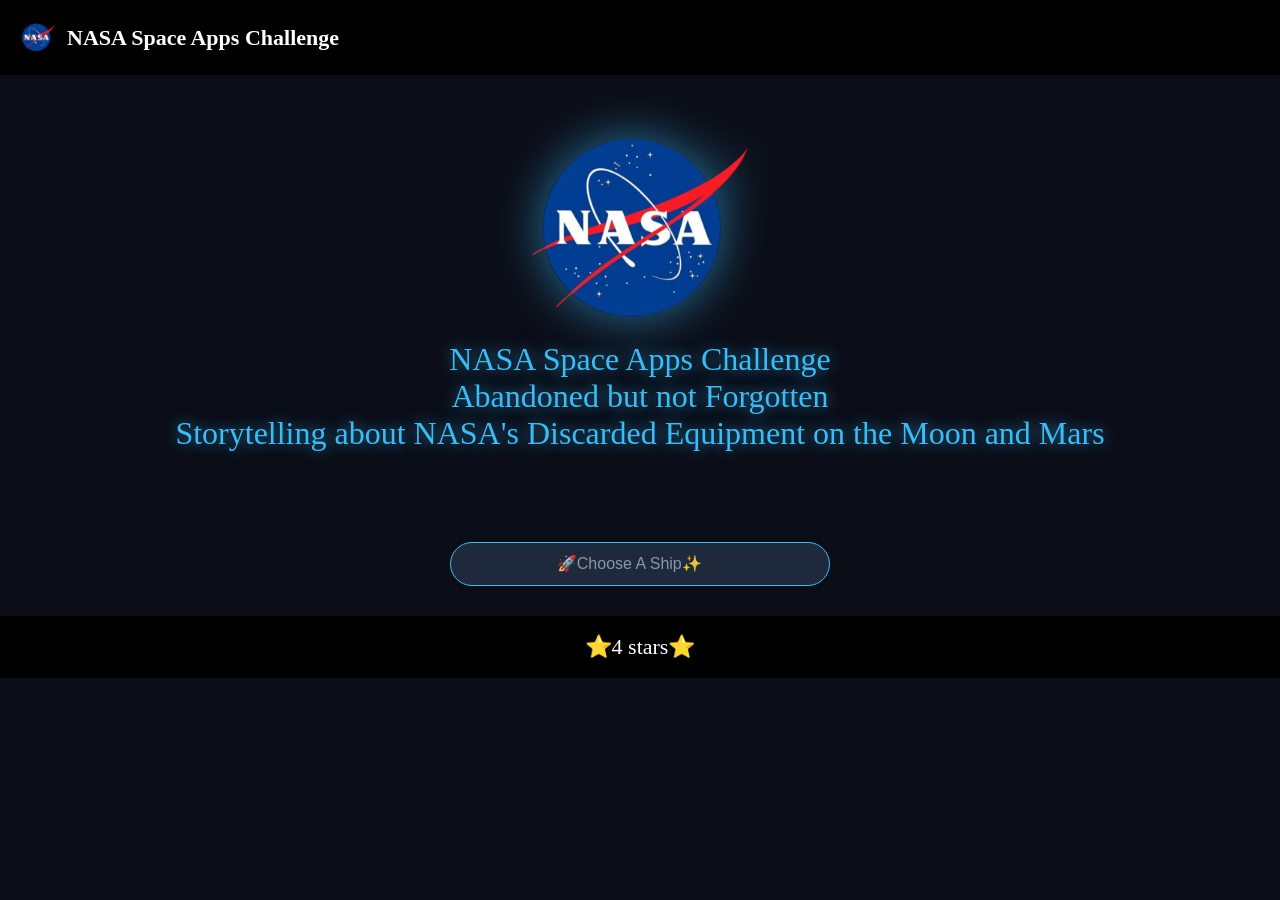
<file: index.html>
<!DOCTYPE html>
<html lang="en">
<head>
    <meta charset="UTF-8">
    <meta name="viewport" content="width=device-width, initial-scale=1.0">
    <title>NASA Space Apps Chalenge</title>
    <link rel="icon" href="After edit.png">
    <link rel="stylesheet" href="Style-index.css">


</head>
<body>
    <header>
        <img src="After edit.png"> 

        <h1>NASA Space Apps Challenge</h1> <br>
        <!-- Abandoned but not Forgotten <br>
        Storytelling about NASA's Discarded Equipment on the Moon and Mars -->
    </header>


    <center class="logo">
        <img class="logo-img" src="After edit.png" title="NASA main logo"><br>    
            <p class="klam">NASA Space Apps Challenge
        <br> Abandoned but not Forgotten
        <br> Storytelling about NASA's Discarded Equipment on the Moon and Mars
        </p>
    </center>

    <div class="ship-container">
    <input list="Ship" id="Ships Aviable" name="Ship Choose" placeholder="🚀Choose A Ship✨" oninput="navigateShip(this)">

    <datalist id="Ship">
        <option value="Opportunity">
        <option value="Spirit">
        <option value="Apollo">
        <option value="PERSEVERANCE">
        <option value="Curiosity">
        <option value="Quiz">
        
    </datalist>
    </div>

    <script>
        function navigateShip(input) {
        const selectedValue = input.value;
        if (selectedValue === "Opportunity") {
        window.location.href = "Opportunity.html";
        }
        else if (selectedValue === "Spirit"){
        window.location.href = "Spirit.html"
        }
        else if (selectedValue === "Apollo"){
        window.location.href = "Appollo.html"
        }
        else if (selectedValue === "PERSEVERANCE"){
        window.location.href = "PERSEVERANCE.html"
        }
        else if (selectedValue === "Curiosity"){
        window.location.href = "Curiosity.html"
        }
        else if (selectedValue === "Quiz"){
        window.location.href = "Quiz.html"
        }
    }

    </script>

    <footer>
        <p>⭐4 stars⭐</p>

    </footer>


</body>
</html>
</file>
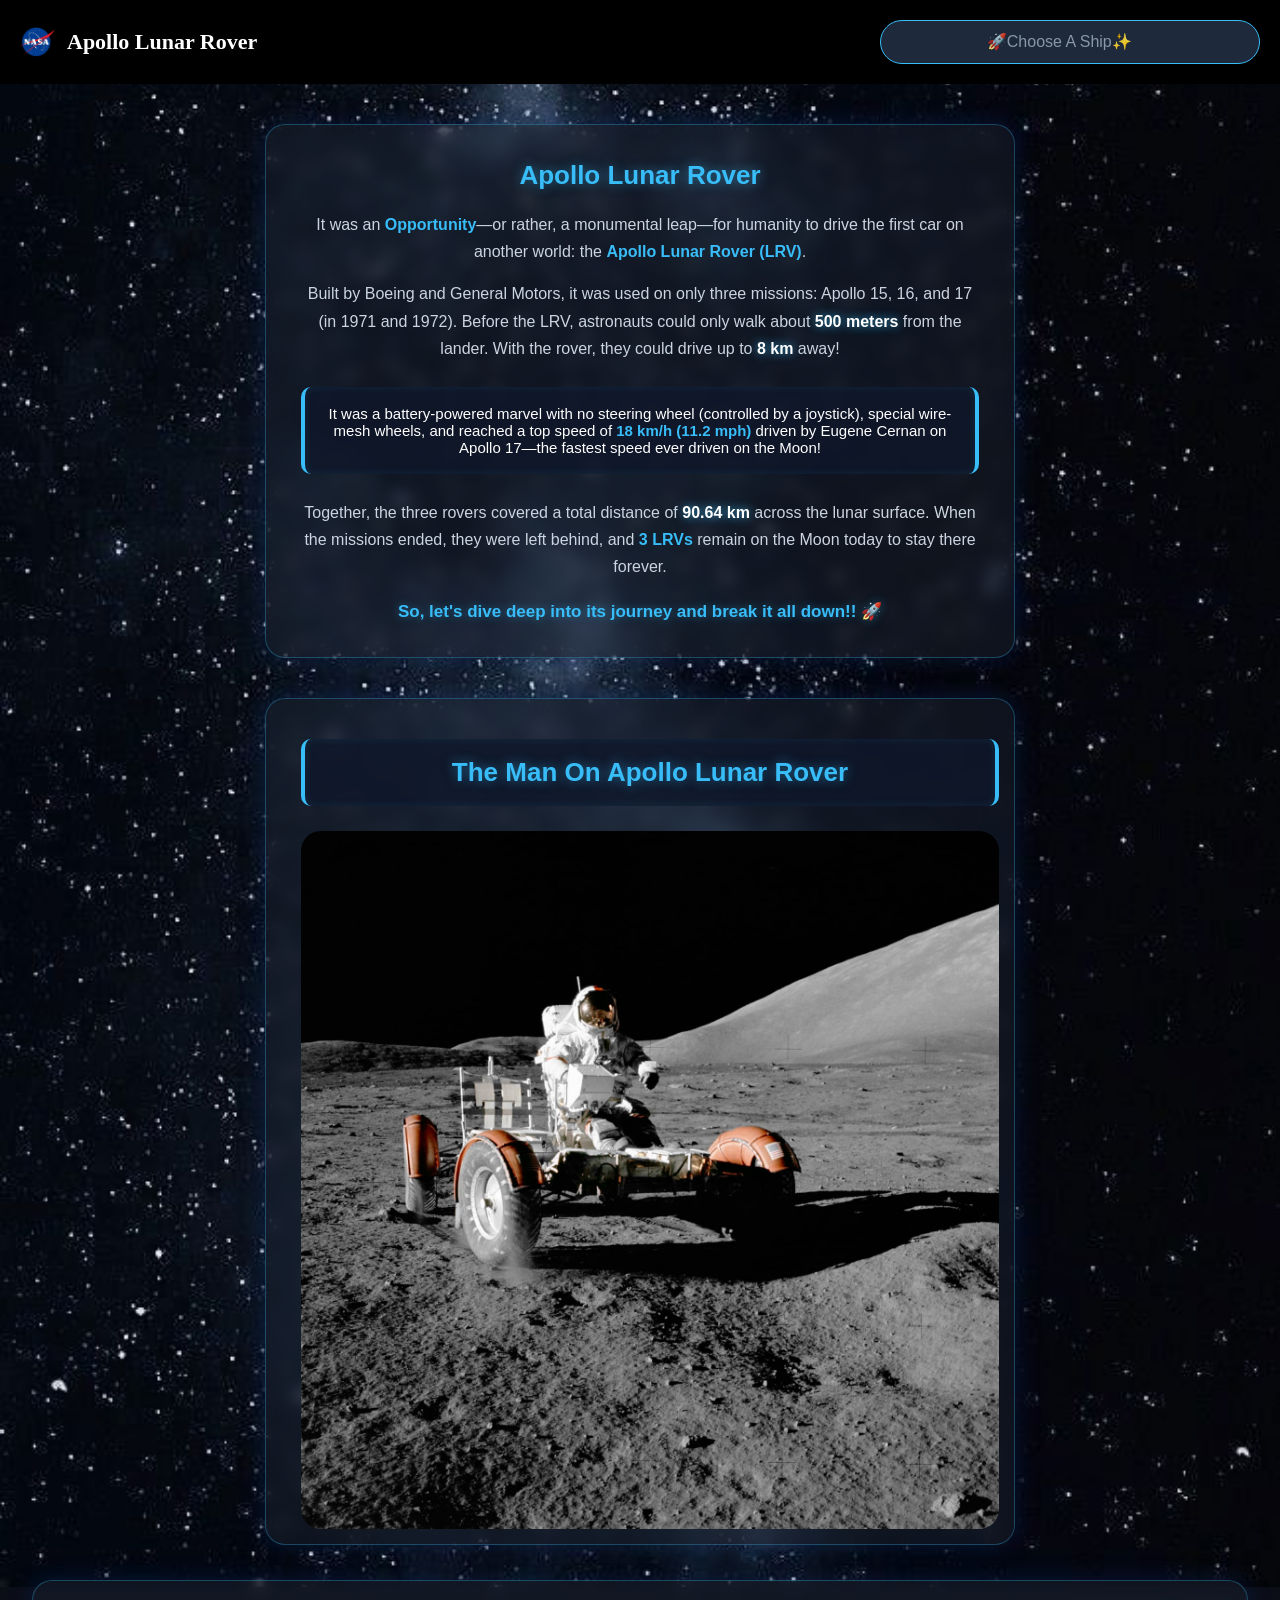
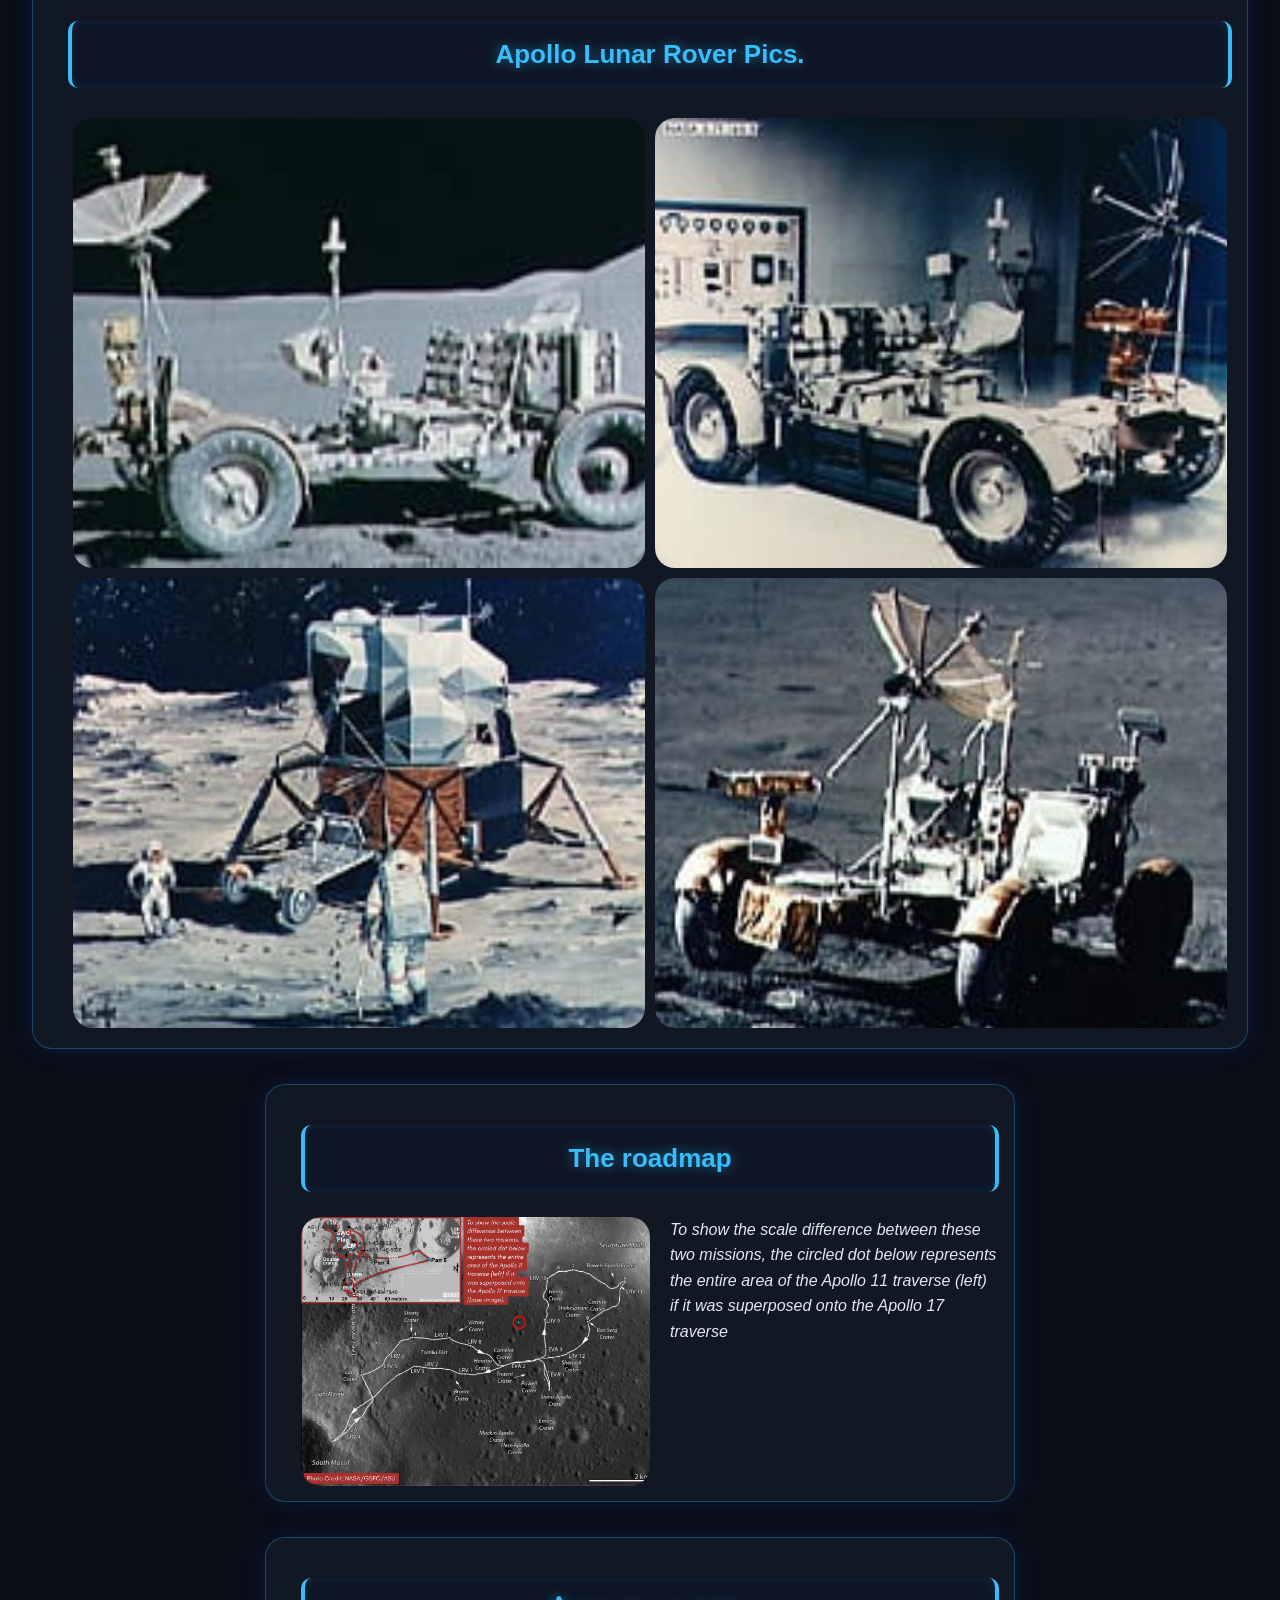
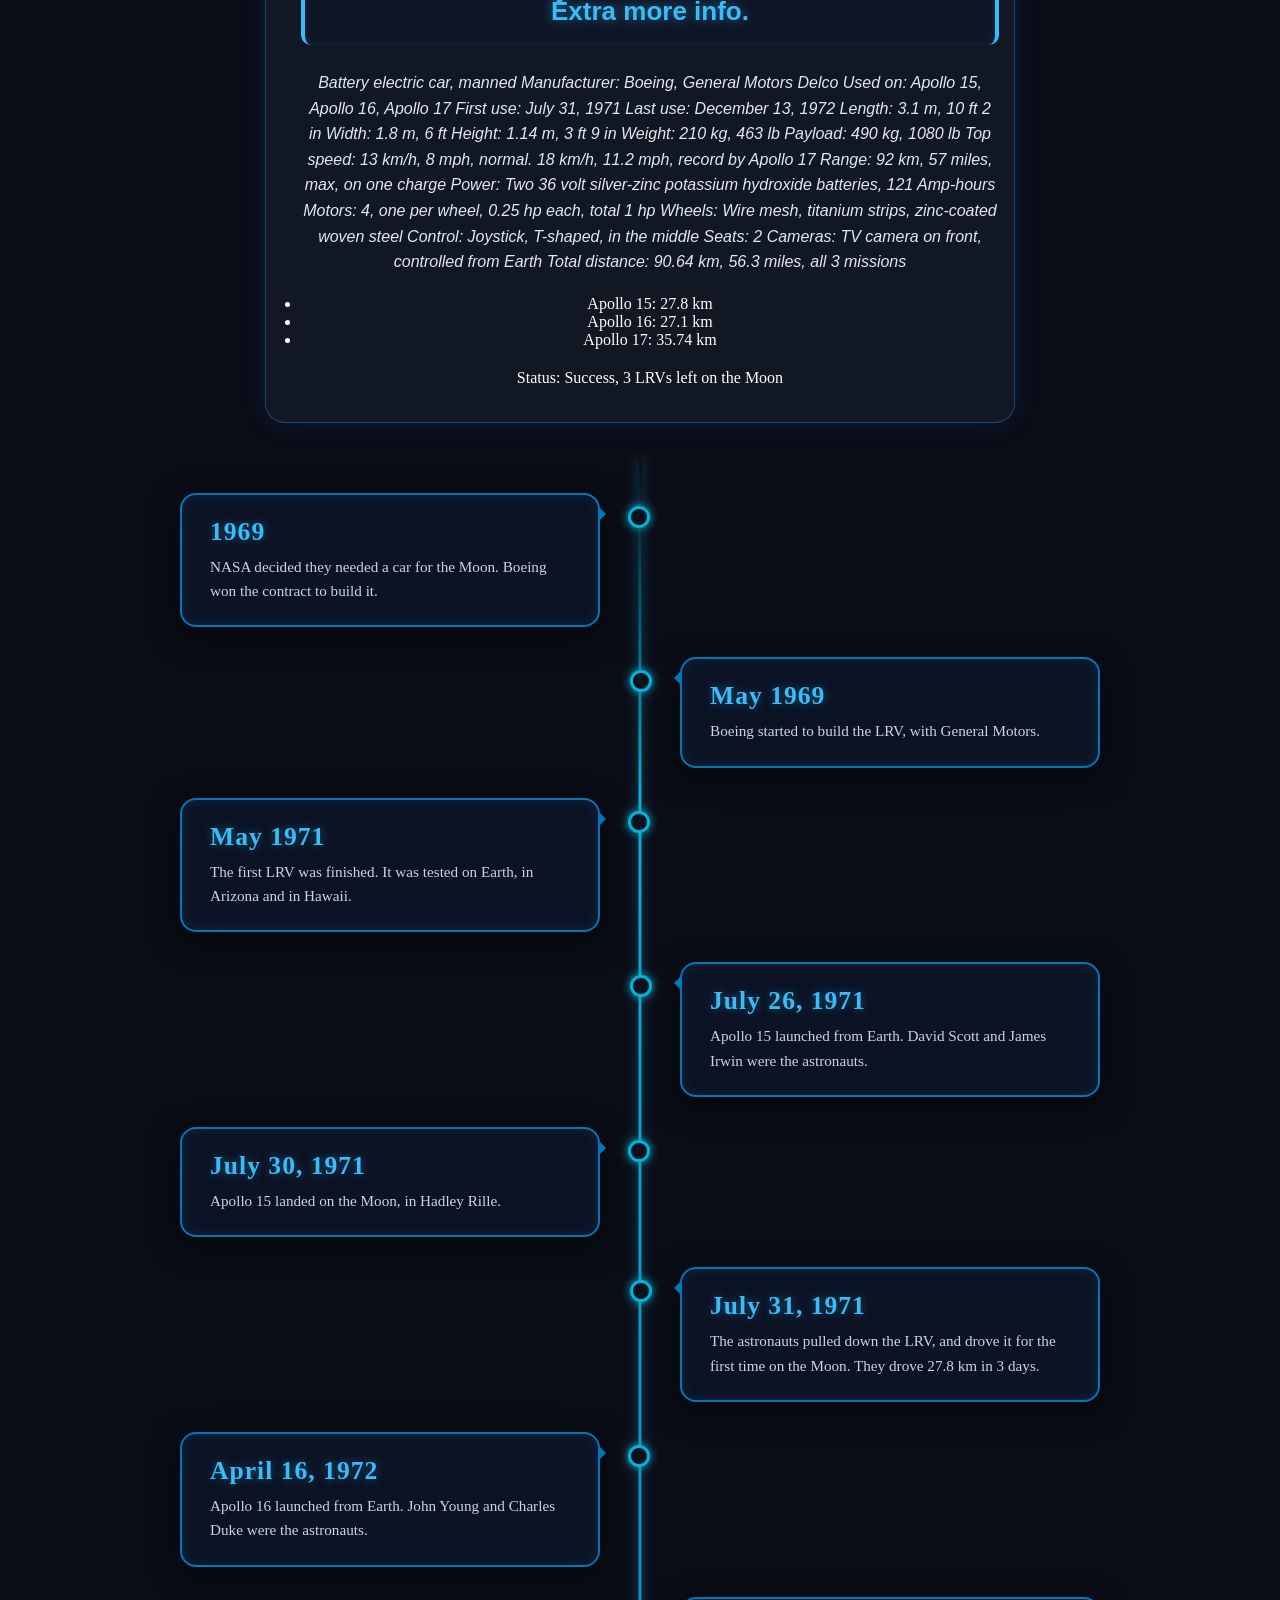
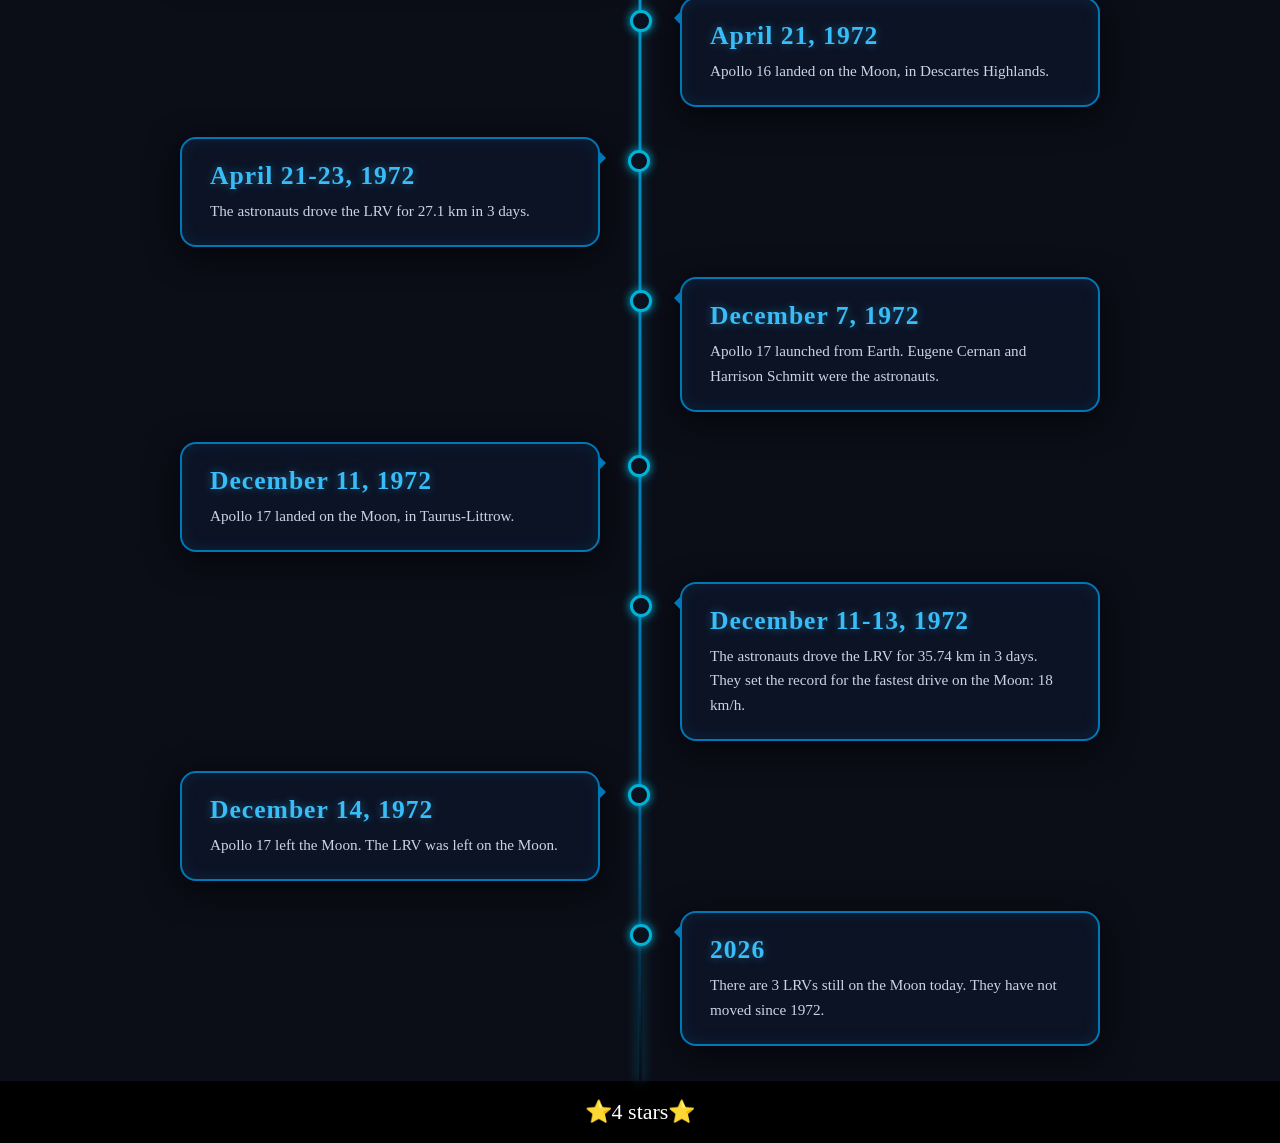
<file: Appollo.html>
<!DOCTYPE html>
<html lang="en">
<head>
    <meta charset="UTF-8">
    <meta name="viewport" content="width=device-width, initial-scale=1.0">
    <title>Apollo Lunar Rover</title>
    <link rel="icon" href="After edit.png">
    <link rel="stylesheet" href="Style-Appollo.css">
</head>

<body>
    <header>
        <img src="After edit.png"> 
        <h1>Apollo Lunar Rover</h1> 


        <div class="ship-container">
    <input list="Ship" id="Ships Aviable" name="Ship Choose" placeholder="🚀Choose A Ship✨" oninput="navigateShip(this)">

    <datalist id="Ship">
        <option value="Home">
        <option value="Spirit">
        <option value="Opportunity">
        <option value="PERSEVERANCE">
        <option value="Curiosity">
        <option value="Quiz">
        
    </datalist>
    </div>

    <script>
        function navigateShip(input) {
        const selectedValue = input.value;
        if (selectedValue === "Home") {
        window.location.href = "index.html";
        }
        else if (selectedValue === "Spirit"){
        window.location.href = "Spirit.html"
        }
        else if (selectedValue === "Opportunity"){
        window.location.href = "Opportunity.html"
        }
        else if (selectedValue === "PERSEVERANCE"){
        window.location.href = "PERSEVERANCE.html"
        }
        else if (selectedValue === "Curiosity"){
        window.location.href = "Curiosity.html"
        }
        else if (selectedValue === "Quiz"){
        window.location.href = "Quiz.html"
        }
    }

    </script>

    </header>

    <!-- klam about it -->

    <div class="opportunity-section">
    <div class="opportunity-card">
    <h2 class="opp-title">Apollo Lunar Rover</h2>
    <div class="lunar-rover-container">
        <p class="opp-text">
            It was an <span class="highlight">Opportunity</span>—or rather, a monumental leap—for humanity to drive the first car on another world: the <span class="highlight">Apollo Lunar Rover (LRV)</span>.
        </p>

        <p class="opp-text">
            Built by Boeing and General Motors, it was used on only three missions: Apollo 15, 16, and 17 (in 1971 and 1972). Before the LRV, astronauts could only walk about <span class="glow-number">500 meters</span> from the lander. With the rover, they could drive up to <span class="glow-number">8 km</span> away!
        </p>

        <div class="opp-highlight-box">
            <p>
            It was a battery-powered marvel with no steering wheel (controlled by a joystick), special wire-mesh wheels, and reached a top speed of <strong>18 km/h (11.2 mph)</strong> driven by Eugene Cernan on Apollo 17—the fastest speed ever driven on the Moon!
            </p>
        </div>

        <p class="opp-text">
            Together, the three rovers covered a total distance of <span class="glow-number">90.64 km</span> across the lunar surface. When the missions ended, they were left behind, and <span class="highlight">3 LRVs</span> remain on the Moon today to stay there forever.
        </p>

        <p class="opp-footer-text">So, let's dive deep into its journey and break it all down!! 🚀</p>
        </div>
  </div>
</div>

    <!-- pic1 -->
    <center><div class="Detailed-box">
        <h2 class="details-text">The Man On Apollo Lunar Rover</h2>
        <img class="details" src="Pics of Apollo/Appollo Pics (4).jpeg">
    </div></center>

    <!-- pics2 of hover -->
    <center><div class="oprtunity-Hover">
        <div class="Text"> <h2 class="Opportunity-Hover-text">Apollo Lunar Rover Pics.</h2></div>
        <div class="two-pic1">
        <img class="details1" src="Pics of Apollo/Appollo Pics (5).jpeg">
        <img class="details1" src="Pics of Apollo/Appollo Pics (2).jpeg">
        <img class="details1" src="Pics of Apollo/Appollo Pics (3).jpeg">
        <img class="details1" src="Pics of Apollo/Appollo Pics (1).jpeg">     
        </div>
    </div></center>

    <!-- Last pic roadmap -->
    <center><div class="Roadmap-box">
        <h2 class="Roadmap-text">The roadmap</h2>
        <dev class="Talk-img">
            <img class="roadmap" src="Pics of Apollo/Roadmap.jpeg">
            <p class="Roadmap-talk">
                To show the scale difference between these two missions, the circled
                 dot below represents the entire area of the Apollo 11 traverse (left)
                  if it was superposed onto the Apollo 17 traverse</p>
        </dev>
    </div></center>

    <!-- Comp. -->
    <center><div class="Rec-box">
        <h2 class="Rec-text">ُExtra more info.</h2>
        <dev class="Rec-Talk"> 
            <!-- dir="ltr"  style="text-align: left;" -->
            <!-- <img class="Record" src="Pics of oprtunity ship/comp.jpeg"> -->
            <p class="Records-talk">
                Battery electric car, manned
                Manufacturer: Boeing, General Motors Delco
                Used on: Apollo 15, Apollo 16, Apollo 17
                First use: July 31, 1971
                Last use: December 13, 1972
                Length: 3.1 m, 10 ft 2 in
                Width: 1.8 m, 6 ft
                Height: 1.14 m, 3 ft 9 in
                Weight: 210 kg, 463 lb
                Payload: 490 kg, 1080 lb
                Top speed: 13 km/h, 8 mph, normal. 18 km/h, 11.2 mph, record by Apollo 17
                Range: 92 km, 57 miles, max, on one charge
                Power: Two 36 volt silver-zinc potassium hydroxide batteries, 121 Amp-hours
                Motors: 4, one per wheel, 0.25 hp each, total 1 hp
                Wheels: Wire mesh, titanium strips, zinc-coated woven steel
                Control: Joystick, T-shaped, in the middle
                Seats: 2
                Cameras: TV camera on front, controlled from Earth
                Total distance: 90.64 km, 56.3 miles, all 3 missions
                <ul> 
                <li>Apollo 15: 27.8 km</li>
                <li>Apollo 16: 27.1 km</li>
                <li>Apollo 17: 35.74 km</li>
                </ul>
                Status: Success, 3 LRVs left on the Moon
                </p>
        </dev>
    </div></center>

    <!-- <p>
        Opportunity Rover, It was an Opportunity to uncover the mysteries of Mars
        to search if life in Mars have been ever existed even at early 
        lifes. Opportunity Rover had gave us more than 217 tousend of picture.
        But it couldn't prove that life ever existed on Mars; it only collected clues suggesting 
        that Mars once had liquid water and other conditions that might have been suitable for life to exist.
        Also it was originally designed to last for a 90 Martian days = (92.5 Earth days)
        ,But it exceeded it all by 14 years, 47 days. Which was a scintfic marvel. 
        So, let's dive deep into its journey and break it all down!!
    </p> -->

    
    <!-- Timeline -->
    <dev class="Timeline">
        <dev class="c1">
            <dev class="2003">
                <h2>1969</h2>
                <p>NASA decided they needed a car for the Moon. Boeing won the contract to build it.</p>
            </dev>
        </dev>
        <dev class="c2">
            <dev class="2004.1">
                <h2>May 1969</h2>
                <p>Boeing started to build the LRV, with General Motors.</p>
            </dev>
        </dev>
        <dev class="c3">
            <dev class="2004.2">
                <h2>May 1971</h2>
                <p>The first LRV was finished. It was tested on Earth, in Arizona and in Hawaii.</p>
            </dev>
        </dev>
        <dev class="c4">
            <dev class="2005">
                <h2>July 26, 1971</h2>
                <p>Apollo 15 launched from Earth. David Scott and James Irwin were the astronauts.</p>
            </dev>
        </dev>
        <dev class="c5">
            <dev class="2011">
                <h2>July 30, 1971</h2>
                <p>Apollo 15 landed on the Moon, in Hadley Rille.</p>
            </dev>
        </dev>
        <dev class="c6">
            <dev class="2015">
                <h2>July 31, 1971</h2>
                <p>The astronauts pulled down the LRV, and drove it for the first time on the Moon. They drove 27.8 km in 3 days.</p>
            </dev>  
        </dev>
        <dev class="c7">
            <dev class="2018">
                <h2>April 16, 1972</h2>
                <p>Apollo 16 launched from Earth. John Young and Charles Duke were the astronauts.</p>
            </dev>
        </dev>
        <dev class="c8">
            <dev class="2019">
                <h2>April 21, 1972</h2>
                <p>Apollo 16 landed on the Moon, in Descartes Highlands.</p>
            </dev>
        </dev>
        <dev class="c7">
            <dev class="2019">
                <h2>April 21-23, 1972</h2>
                <p>The astronauts drove the LRV for 27.1 km in 3 days.</p>
            </dev>
        </dev>
        <dev class="c8">
            <dev class="2019">
                <h2>December 7, 1972</h2>
                <p>Apollo 17 launched from Earth. Eugene Cernan and Harrison Schmitt were the astronauts.</p>
            </dev>
        </dev>
        <dev class="c7">
            <dev class="2019">
                <h2>December 11, 1972</h2>
                <p>Apollo 17 landed on the Moon, in Taurus-Littrow.</p>
            </dev>
        </dev>
        <dev class="c8">
            <dev class="2019">
                <h2>December 11-13, 1972</h2>
                <p>The astronauts drove the LRV for 35.74 km in 3 days. They set the record for the fastest drive on the Moon: 18 km/h.</p>
            </dev>
        </dev>
        <dev class="c7">
            <dev class="2019">
                <h2>December 14, 1972</h2>
                <p>Apollo 17 left the Moon. The LRV was left on the Moon.</p>
            </dev>
        </dev>
        <dev class="c8">
            <dev class="2019">
                <h2>2026</h2>
                <p>There are 3 LRVs still on the Moon today. They have not moved since 1972.</p>
            </dev>
        </dev>

    </dev>


<!-- footer -->
    <footer>
        <p>⭐4 stars⭐</p>

    </footer>

</body>
</html>
</file>
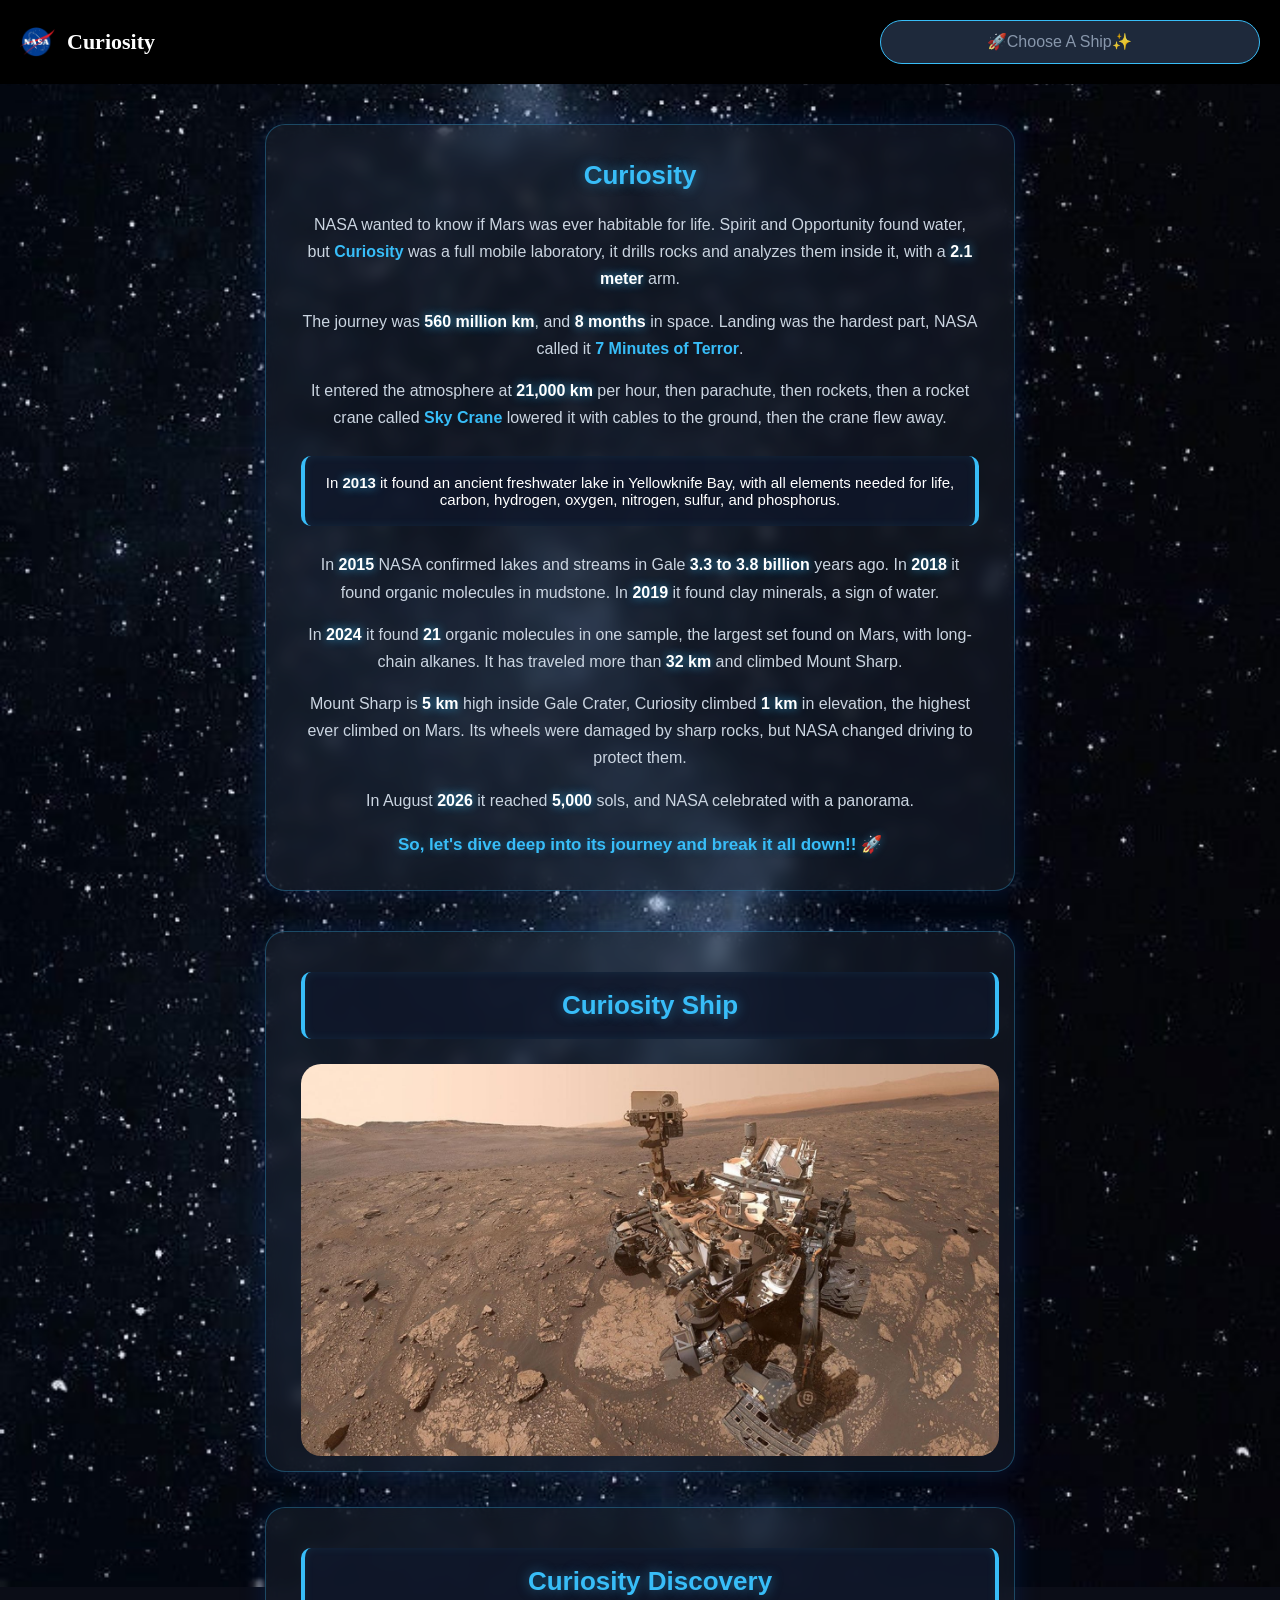
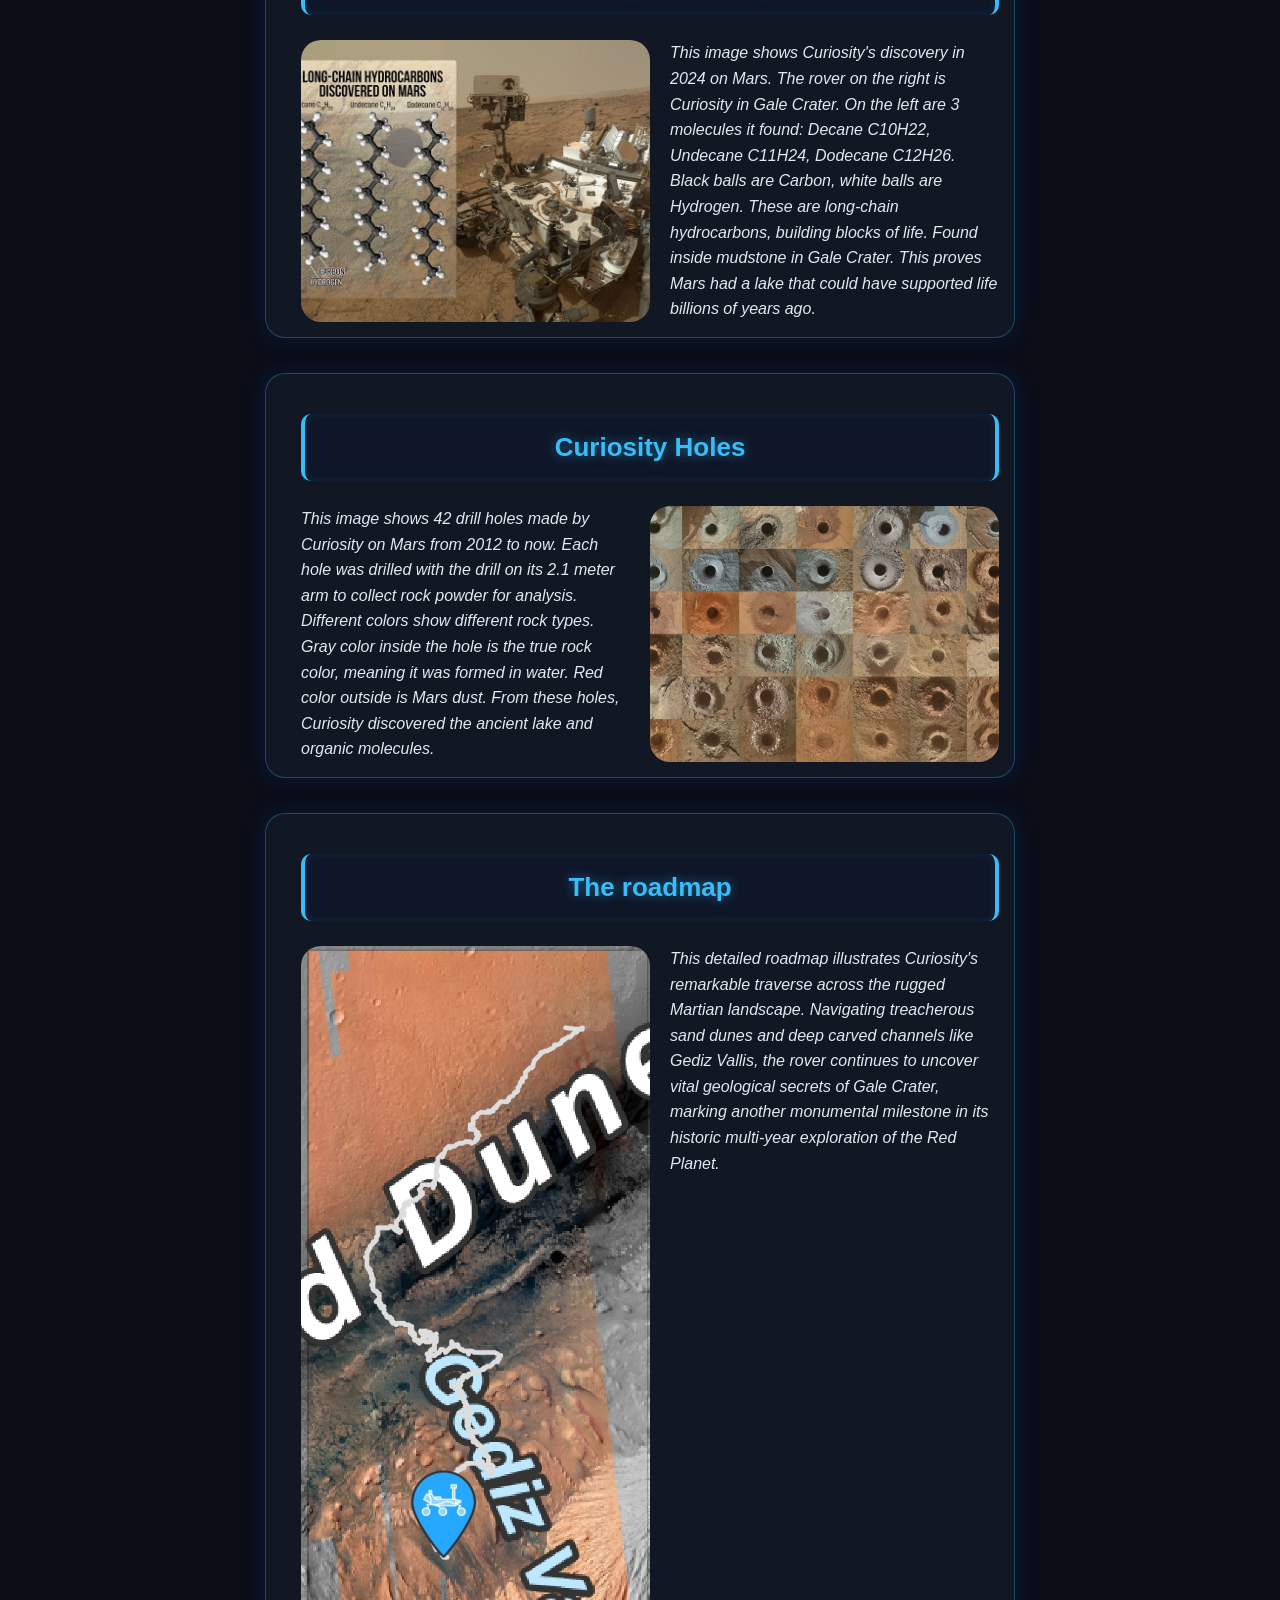
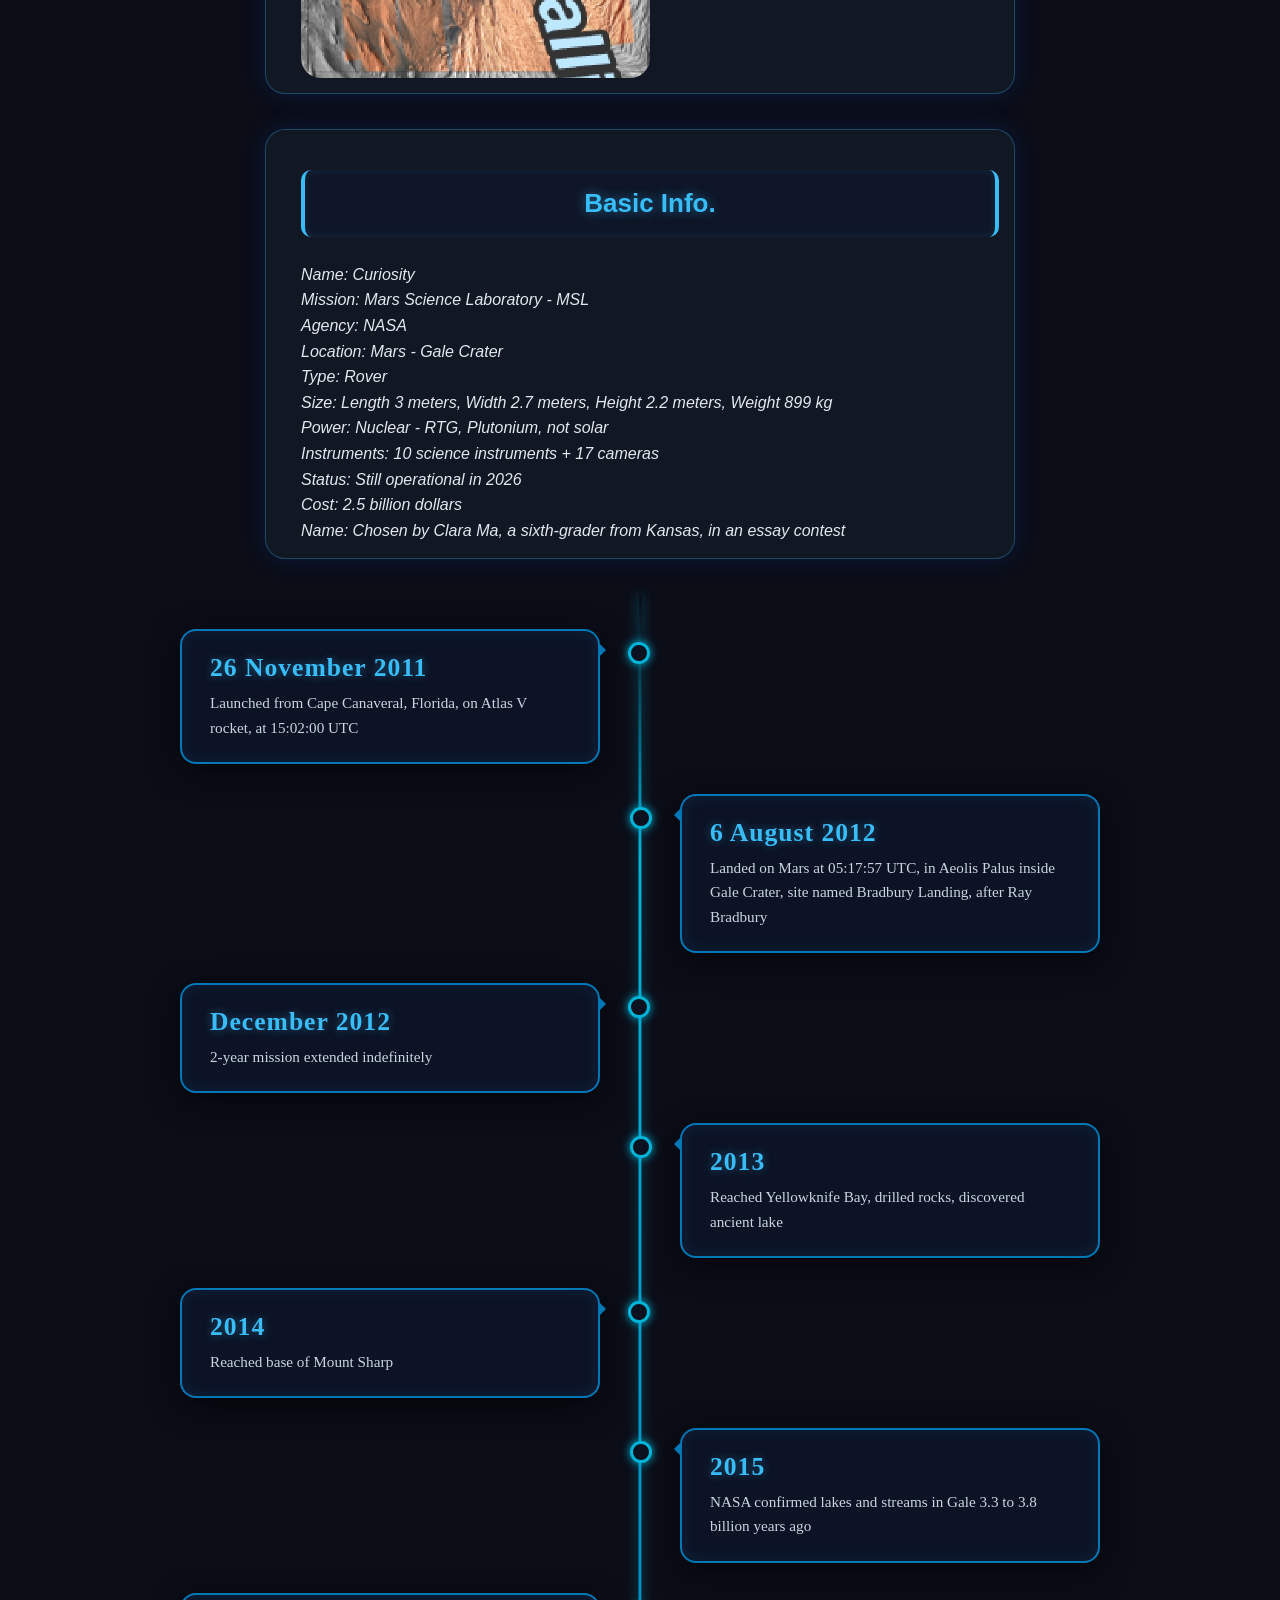
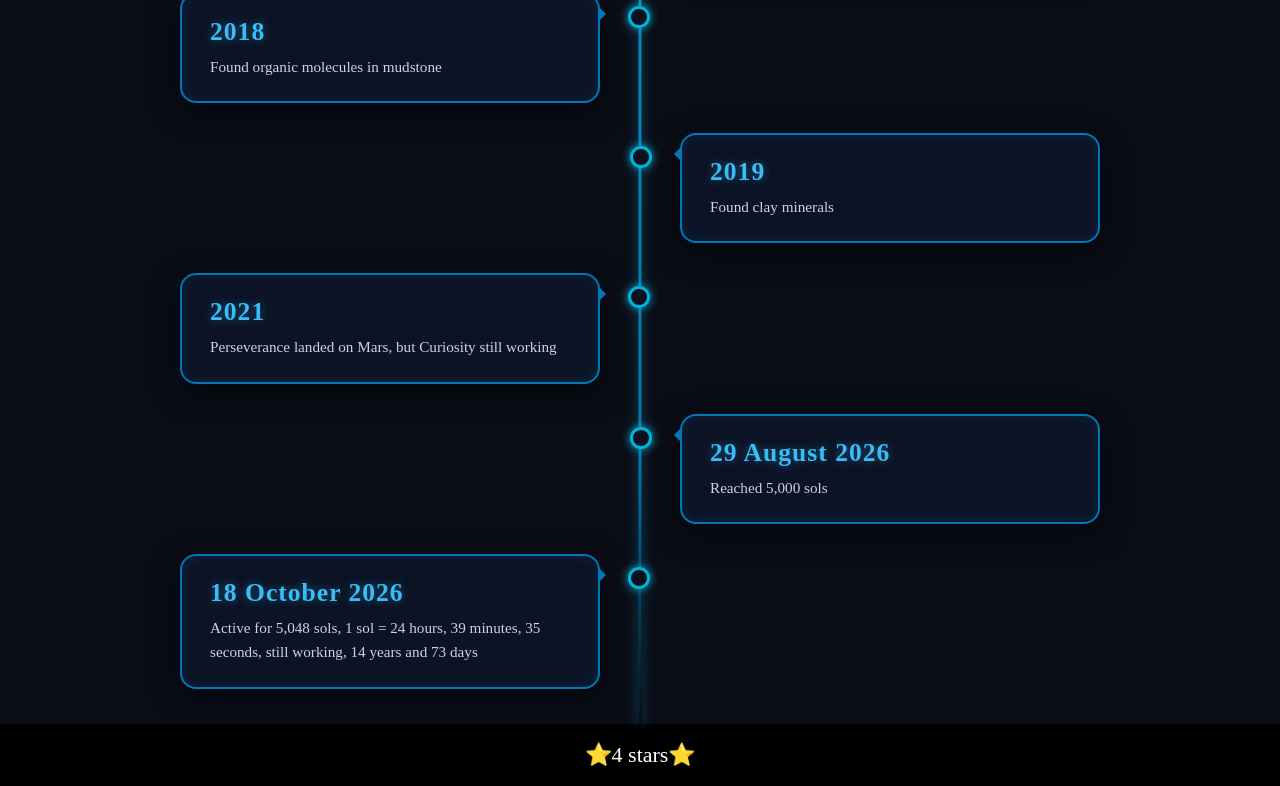
<file: Curiosity.html>
<!DOCTYPE html>
<html lang="en">
<head>
    <meta charset="UTF-8">
    <meta name="viewport" content="width=device-width, initial-scale=1.0">
    <title>Curiosity</title>
    <link rel="icon" href="After edit.png">
    <link rel="stylesheet" href="Style-Curiosity.css">
</head>

<body>
    <header>
        <img src="After edit.png"> 
        <h1>Curiosity</h1> 


        <div class="ship-container">
    <input list="Ship" id="Ships Aviable" name="Ship Choose" placeholder="🚀Choose A Ship✨" oninput="navigateShip(this)">

    <datalist id="Ship">
        <option value="Home">
        <option value="Spirit">
        <option value="Opportunity">
        <option value="Apollo">
        <option value="PERSEVERANCE">
        <option value="Quiz">
        
    </datalist>
    </div>

    <script>
        function navigateShip(input) {
        const selectedValue = input.value;
        if (selectedValue === "Home") {
        window.location.href = "index.html";
        }
        else if (selectedValue === "Spirit"){
        window.location.href = "Spirit.html"
        }
        else if (selectedValue === "Opportunity"){
        window.location.href = "Opportunity.html"
        }
        else if (selectedValue === "Apollo"){
        window.location.href = "Appollo.html"
        }
        else if (selectedValue === "PERSEVERANCE"){
        window.location.href = "PERSEVERANCE.html"
        }
        else if (selectedValue === "Quiz"){
        window.location.href = "Quiz.html"
        }
        
    }

    </script>

    </header>

    <!-- klam about it -->

    <div class="opportunity-section">
    <div class="opportunity-card">
    <h2 class="opp-title">Curiosity</h2>
    <div class="lunar-rover-container">
    <p class="opp-text">
        NASA wanted to know if Mars was ever habitable for life.
        Spirit and Opportunity found water, but <span class="highlight">Curiosity</span> was a full mobile laboratory, it drills rocks and analyzes them inside it, with a <span class="glow-number">2.1 meter</span> arm.
    </p>

    <p class="opp-text">
        The journey was <span class="glow-number">560 million km</span>, and <span class="glow-number">8 months</span> in space.
        Landing was the hardest part, NASA called it <span class="highlight">7 Minutes of Terror</span>.
    </p>

    <p class="opp-text">
        It entered the atmosphere at <span class="glow-number">21,000 km</span> per hour, then parachute, then rockets, then a rocket crane called <span class="highlight">Sky Crane</span> lowered it with cables to the ground, then the crane flew away.
    </p>

    <div class="opp-highlight-box">
        <p>
            In <span class="glow-number">2013</span> it found an ancient freshwater lake in Yellowknife Bay, with all elements needed for life, carbon, hydrogen, oxygen, nitrogen, sulfur, and phosphorus.
        </p>
    </div>

    <p class="opp-text">
        In <span class="glow-number">2015</span> NASA confirmed lakes and streams in Gale <span class="glow-number">3.3 to 3.8 billion</span> years ago.
        In <span class="glow-number">2018</span> it found organic molecules in mudstone.
        In <span class="glow-number">2019</span> it found clay minerals, a sign of water.
    </p>

    <p class="opp-text">
        In <span class="glow-number">2024</span> it found <span class="glow-number">21</span> organic molecules in one sample, the largest set found on Mars, with long-chain alkanes.
        It has traveled more than <span class="glow-number">32 km</span> and climbed Mount Sharp.
    </p>

    <p class="opp-text">
        Mount Sharp is <span class="glow-number">5 km</span> high inside Gale Crater, Curiosity climbed <span class="glow-number">1 km</span> in elevation, the highest ever climbed on Mars.
        Its wheels were damaged by sharp rocks, but NASA changed driving to protect them.
    </p>

    <p class="opp-text">
        In August <span class="glow-number">2026</span> it reached <span class="glow-number">5,000</span> sols, and NASA celebrated with a panorama.
    </p>

    <p class="opp-footer-text">So, let's dive deep into its journey and break it all down!! 🚀</p>
    </div>
  </div>
    </div>


    <!-- pic1 -->
    <center><div class="Detailed-box">
        <h2 class="details-text">Curiosity Ship</h2>
        <img class="details" src="Pics of Curiosity/WhatsApp Image 2026-10-30 at 7.30.5211 PM.jpeg">
    </div></center>

    <!-- pics2 of hover -->
    <!-- <center><div class="oprtunity-Hover">
        <div class="Text"> <h2 class="Opportunity-Hover-text">PERSEVERANCE Pics.</h2></div>
        <div class="two-pic1">
        <img class="details1" src="Pics of PERSEVERANCE/PERSEVERANCE (4).jpeg">
        <img class="details1" src="Pics of PERSEVERANCE/PERSEVERANCE (3).jpeg">
        <img class="details1" src="Pics of PERSEVERANCE/PERSEVERANCE (2).jpeg">
        <img class="details1" src="Pics of PERSEVERANCE/PERSEVERANCE (1).jpeg">
        </div>
    </div></center> -->

    <!-- Last pic roadmap -->
    <center><div class="Roadmap-box">
        <h2 class="Roadmap-text">Curiosity Discovery</h2>
        <dev class="Talk-img">
            <img class="roadmap" src="Pics of Curiosity/WhatsApp Image 2026-10-30 at 7.30.51 PM.jpeg">
            <p class="Roadmap-talk">
                This image shows Curiosity's discovery in 2024 on Mars.
                The rover on the right is Curiosity in Gale Crater.
                On the left are 3 molecules it found: Decane C10H22, Undecane C11H24, Dodecane C12H26.
                Black balls are Carbon, white balls are Hydrogen.
                These are long-chain hydrocarbons, building blocks of life.
                Found inside mudstone in Gale Crater.
                This proves Mars had a lake that could have supported life billions of years ago.</p>
        </dev>
    </div></center>


    <center><div class="Roadmap-boxR">
        <h2 class="Roadmap-textR">Curiosity Holes</h2>
        <dev class="Talk-imgR">
            <p class="Roadmap-talkR">
                This image shows 42 drill holes made by Curiosity on Mars from 2012 to now.
                Each hole was drilled with the drill on its 2.1 meter arm to collect rock powder for analysis.
                Different colors show different rock types.
                Gray color inside the hole is the true rock color, meaning it was formed in water.
                Red color outside is Mars dust.
                From these holes, Curiosity discovered the ancient lake and organic molecules.</p>

            <img class="roadmapR" src="Pics of Curiosity/WhatsApp Image 2026-10-30 at 7.30.52 PM.jpeg">
            
        </dev>
    </div></center>


    <center><div class="Roadmap-box">
        <h2 class="Roadmap-text">The roadmap</h2>
        <dev class="Talk-img">
            <img class="roadmap" src="Pics of Curiosity/WhatsApp Image 2026-10-30 at 7.30.53 PM.jpeg">
            <p class="Roadmap-talk">
                This detailed roadmap illustrates Curiosity's remarkable traverse across the rugged Martian landscape.
                 Navigating treacherous sand dunes and deep carved channels like Gediz Vallis, the rover continues to 
                 uncover vital geological secrets of Gale Crater, marking another monumental milestone in its historic 
                 multi-year exploration of the Red Planet.
            </p>
        </dev>
    </div></center>





    <!-- Comp. -->
    <center><div class="Rec-box">
        <h2 class="Rec-text">Basic Info.</h2>
        <dev class="Rec-Talk"> 
            <!-- dir="ltr"  style="text-align: left;" -->
            <!-- <img class="Record" src="Pics of oprtunity ship/comp.jpeg"> -->
            <p class="Records-talk">
                Name: Curiosity<br>
                Mission: Mars Science Laboratory - MSL<br>
                Agency: NASA<br>
                Location: Mars - Gale Crater<br>
                Type: Rover<br>
                Size: Length 3 meters, Width 2.7 meters, Height 2.2 meters, Weight 899 kg<br>
                Power: Nuclear - RTG, Plutonium, not solar<br>
                Instruments: 10 science instruments + 17 cameras<br>
                Status: Still operational in 2026<br>
                Cost: 2.5 billion dollars<br>
                Name: Chosen by Clara Ma, a sixth-grader from Kansas, in an essay contest<br>
            </p>
        </dev>
    </div></center>

    <!-- <p>
        Opportunity Rover, It was an Opportunity to uncover the mysteries of Mars
        to search if life in Mars have been ever existed even at early 
        lifes. Opportunity Rover had gave us more than 217 tousend of picture.
        But it couldn't prove that life ever existed on Mars; it only collected clues suggesting 
        that Mars once had liquid water and other conditions that might have been suitable for life to exist.
        Also it was originally designed to last for a 90 Martian days = (92.5 Earth days)
        ,But it exceeded it all by 14 years, 47 days. Which was a scintfic marvel. 
        So, let's dive deep into its journey and break it all down!!
    </p> -->
    
    <!-- Timeline -->
    <dev class="Timeline">
        <dev class="c1">
            <dev class="2003">
                <h2>26 November 2011</h2>
                <p>Launched from Cape Canaveral, Florida, on Atlas V rocket, at 15:02:00 UTC</p>
            </dev>
        </dev>
        <dev class="c2">
            <dev class="2004.1">
                <h2>6 August 2012</h2>
                <p>Landed on Mars at 05:17:57 UTC, in Aeolis Palus inside Gale Crater, site named Bradbury Landing, after Ray Bradbury</p>
            </dev>
        </dev>
        <dev class="c3">
            <dev class="2004.2">
                <h2>December 2012</h2>
                <p>2-year mission extended indefinitely</p>
            </dev>
        </dev>
        <dev class="c4">
            <dev class="2005">
                <h2>2013</h2>
                <p>Reached Yellowknife Bay, drilled rocks, discovered ancient lake</p>
            </dev>
        </dev>
        <dev class="c5">
            <dev class="2011">
                <h2>2014</h2>
                <p>Reached base of Mount Sharp</p>
            </dev>
        </dev>
        <dev class="c6">
            <dev class="2015">
                <h2>2015</h2>
                <p>NASA confirmed lakes and streams in Gale 3.3 to 3.8 billion years ago</p>
            </dev>  
        </dev>
        <dev class="c7">
            <dev class="2018">
                <h2>2018</h2>
                <p>Found organic molecules in mudstone</p>
            </dev>
        </dev>
        <dev class="c8">
            <dev class="2019">
                <h2>2019</h2>
                <p>Found clay minerals</p>
            </dev>
        </dev>
        <dev class="c7">
            <dev class="2019">
                <h2>2021</h2>
                <p>Perseverance landed on Mars, but Curiosity still working</p>
            </dev>
        </dev>
        <dev class="c8">
            <dev class="2019">
                <h2>29 August 2026</h2>
                <p>Reached 5,000 sols</p>
            </dev>
        </dev>
        <dev class="c7">
            <dev class="2019">
                <h2>18 October 2026</h2>
                <p>Active for 5,048 sols, 1 sol = 24 hours, 39 minutes, 35 seconds, still working, 14 years and 73 days</p>
            </dev>
        </dev>
        <!-- <dev class="c8">
            <dev class="2019">
                <h2>December 11-13, 1972</h2>
                <p>The astronauts drove the LRV for 35.74 km in 3 days. They set the record for the fastest drive on the Moon: 18 km/h.</p>
            </dev>
        </dev>
        <dev class="c7">
            <dev class="2019">
                <h2>December 14, 1972</h2>
                <p>Apollo 17 left the Moon. The LRV was left on the Moon.</p>
            </dev>
        </dev>
        <dev class="c8">
            <dev class="2019">
                <h2>2026</h2>
                <p>There are 3 LRVs still on the Moon today. They have not moved since 1972.</p>
            </dev>
        </dev> -->

    </dev>


<!-- footer -->
    <footer>
        <p>⭐4 stars⭐</p>

    </footer>

</body>
</html>
</file>
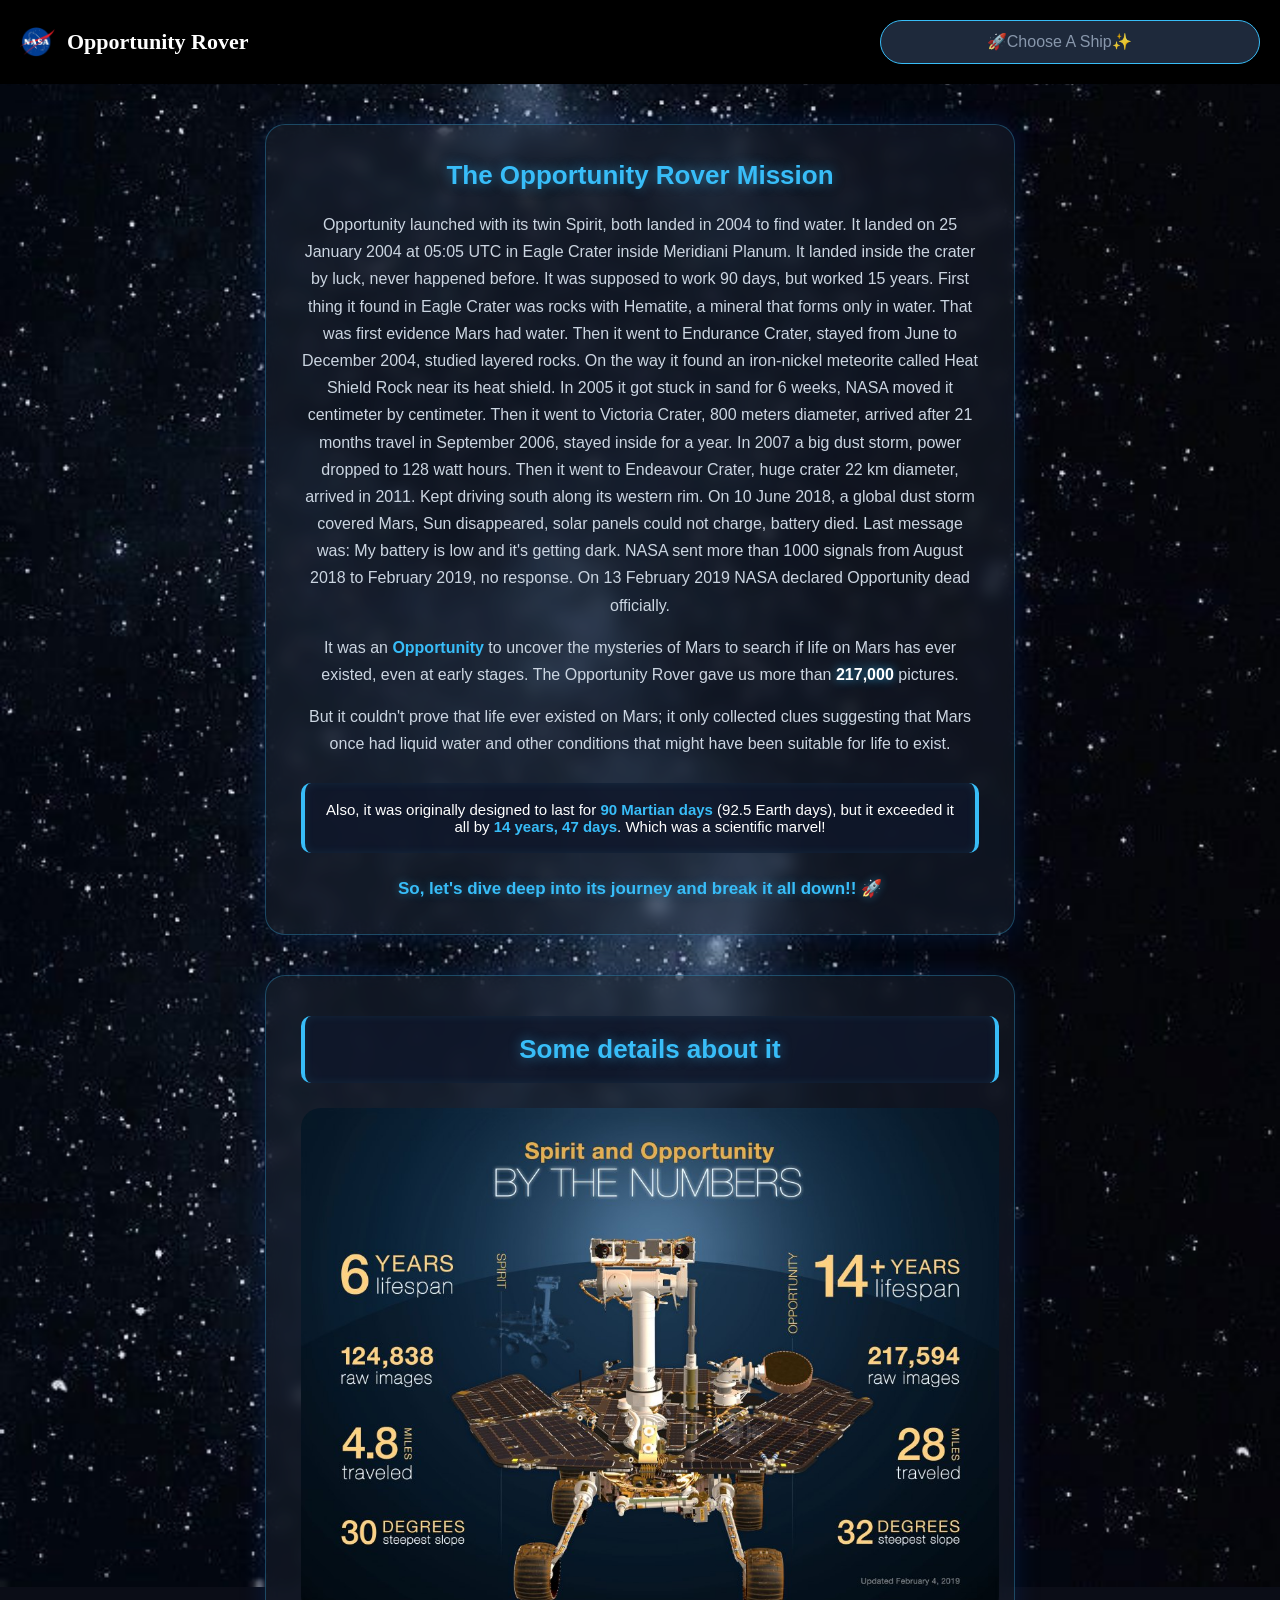
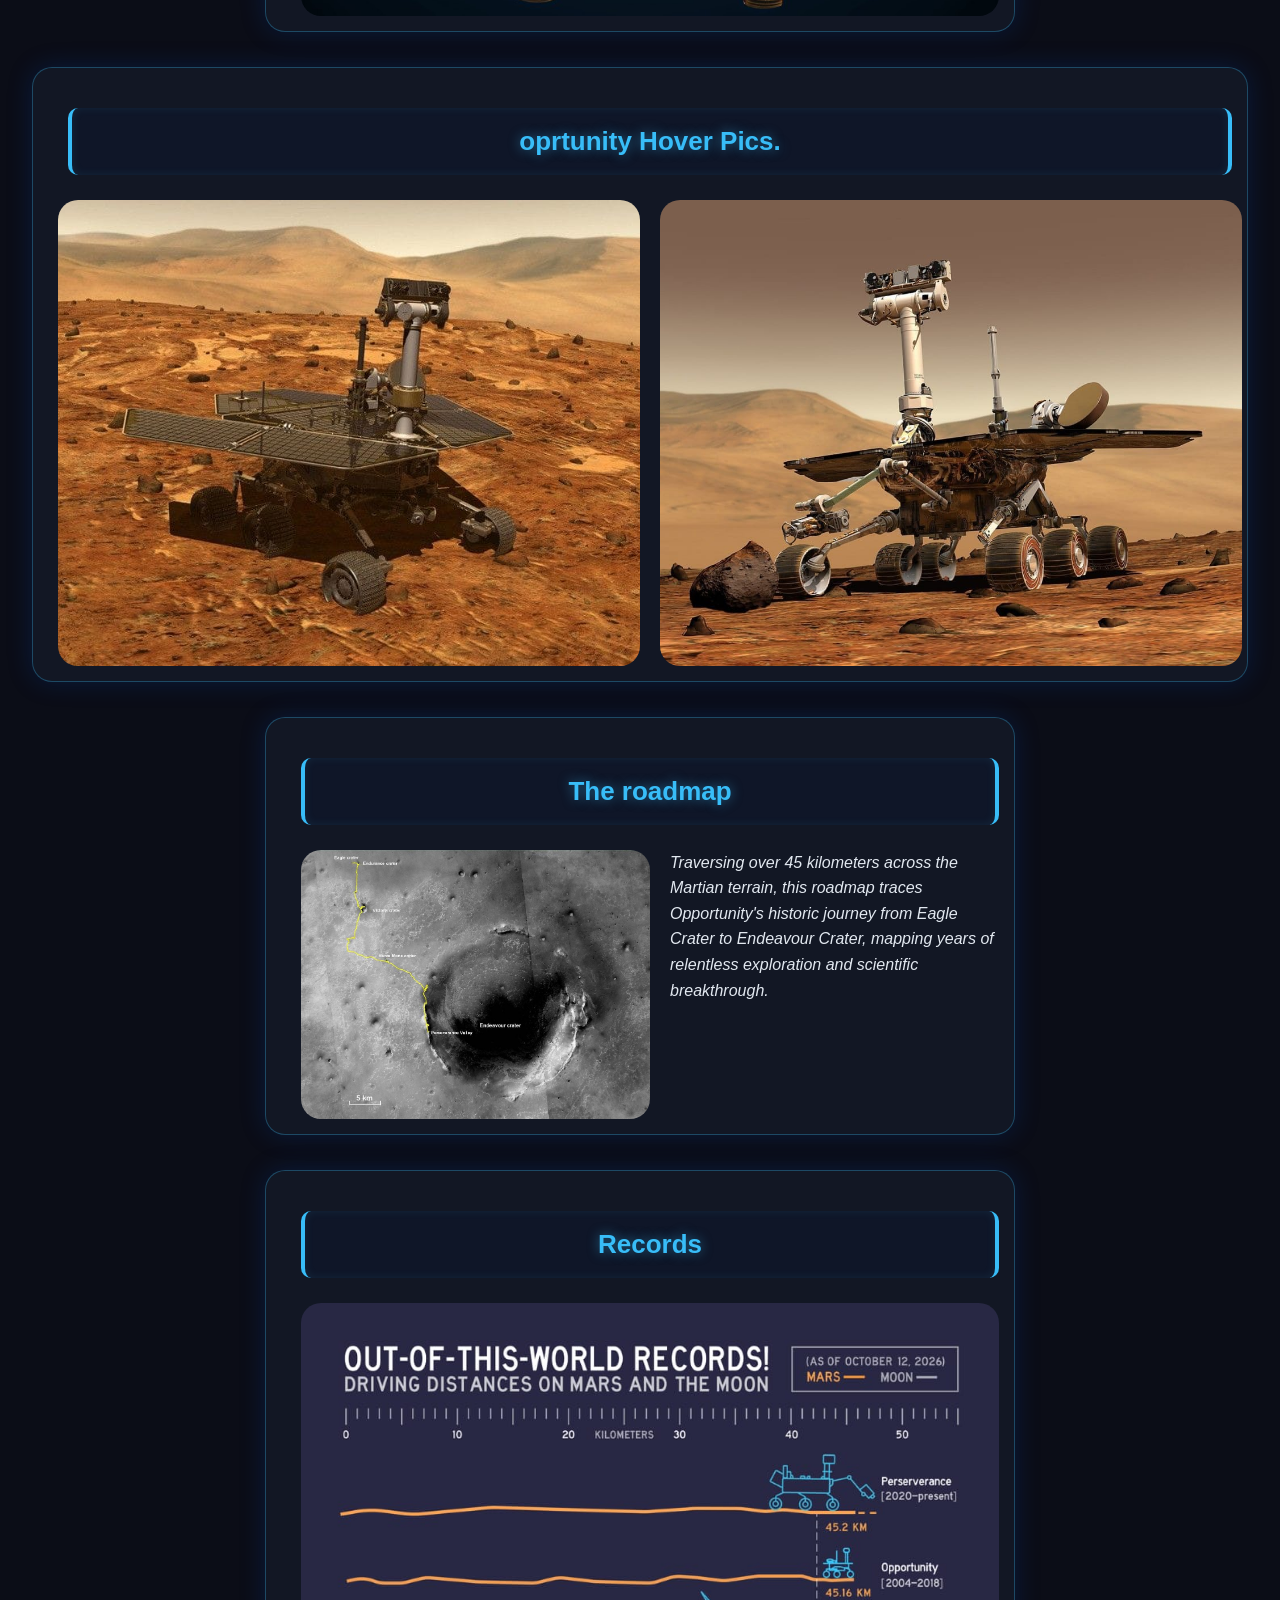
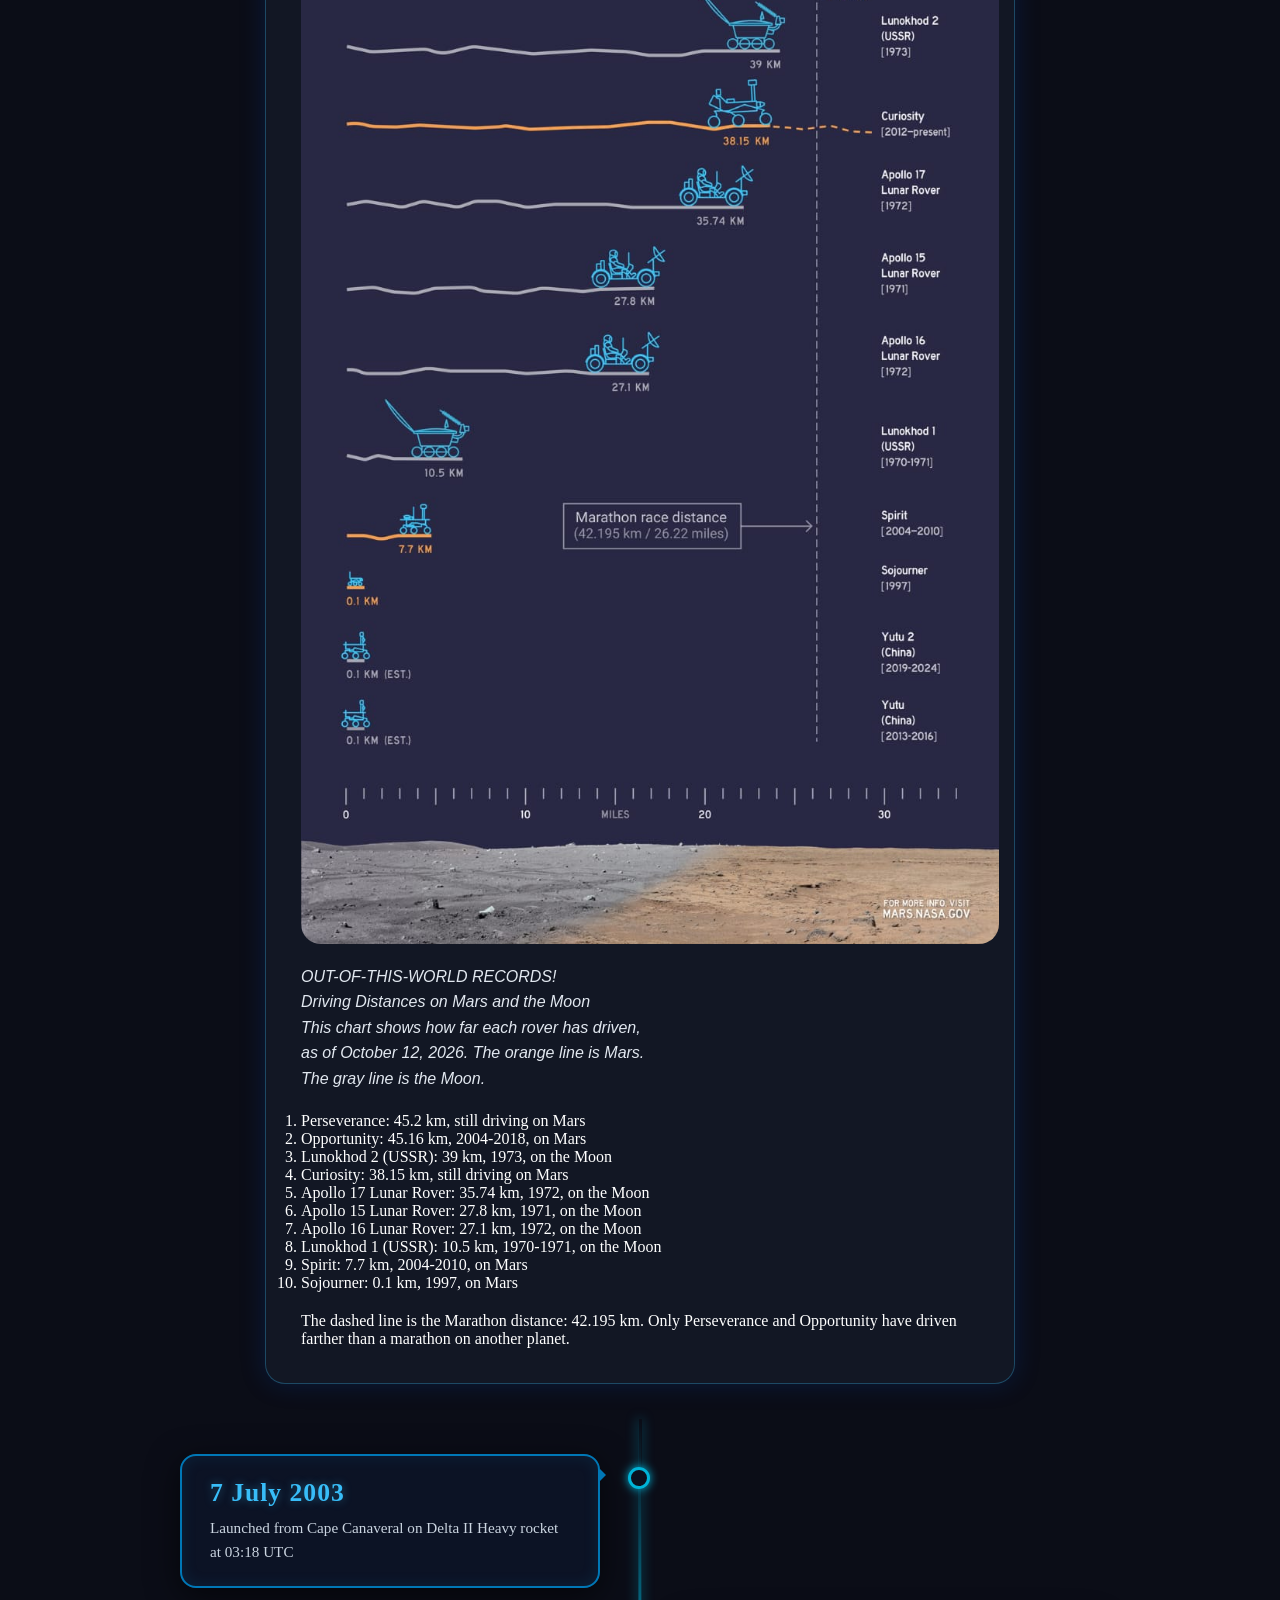
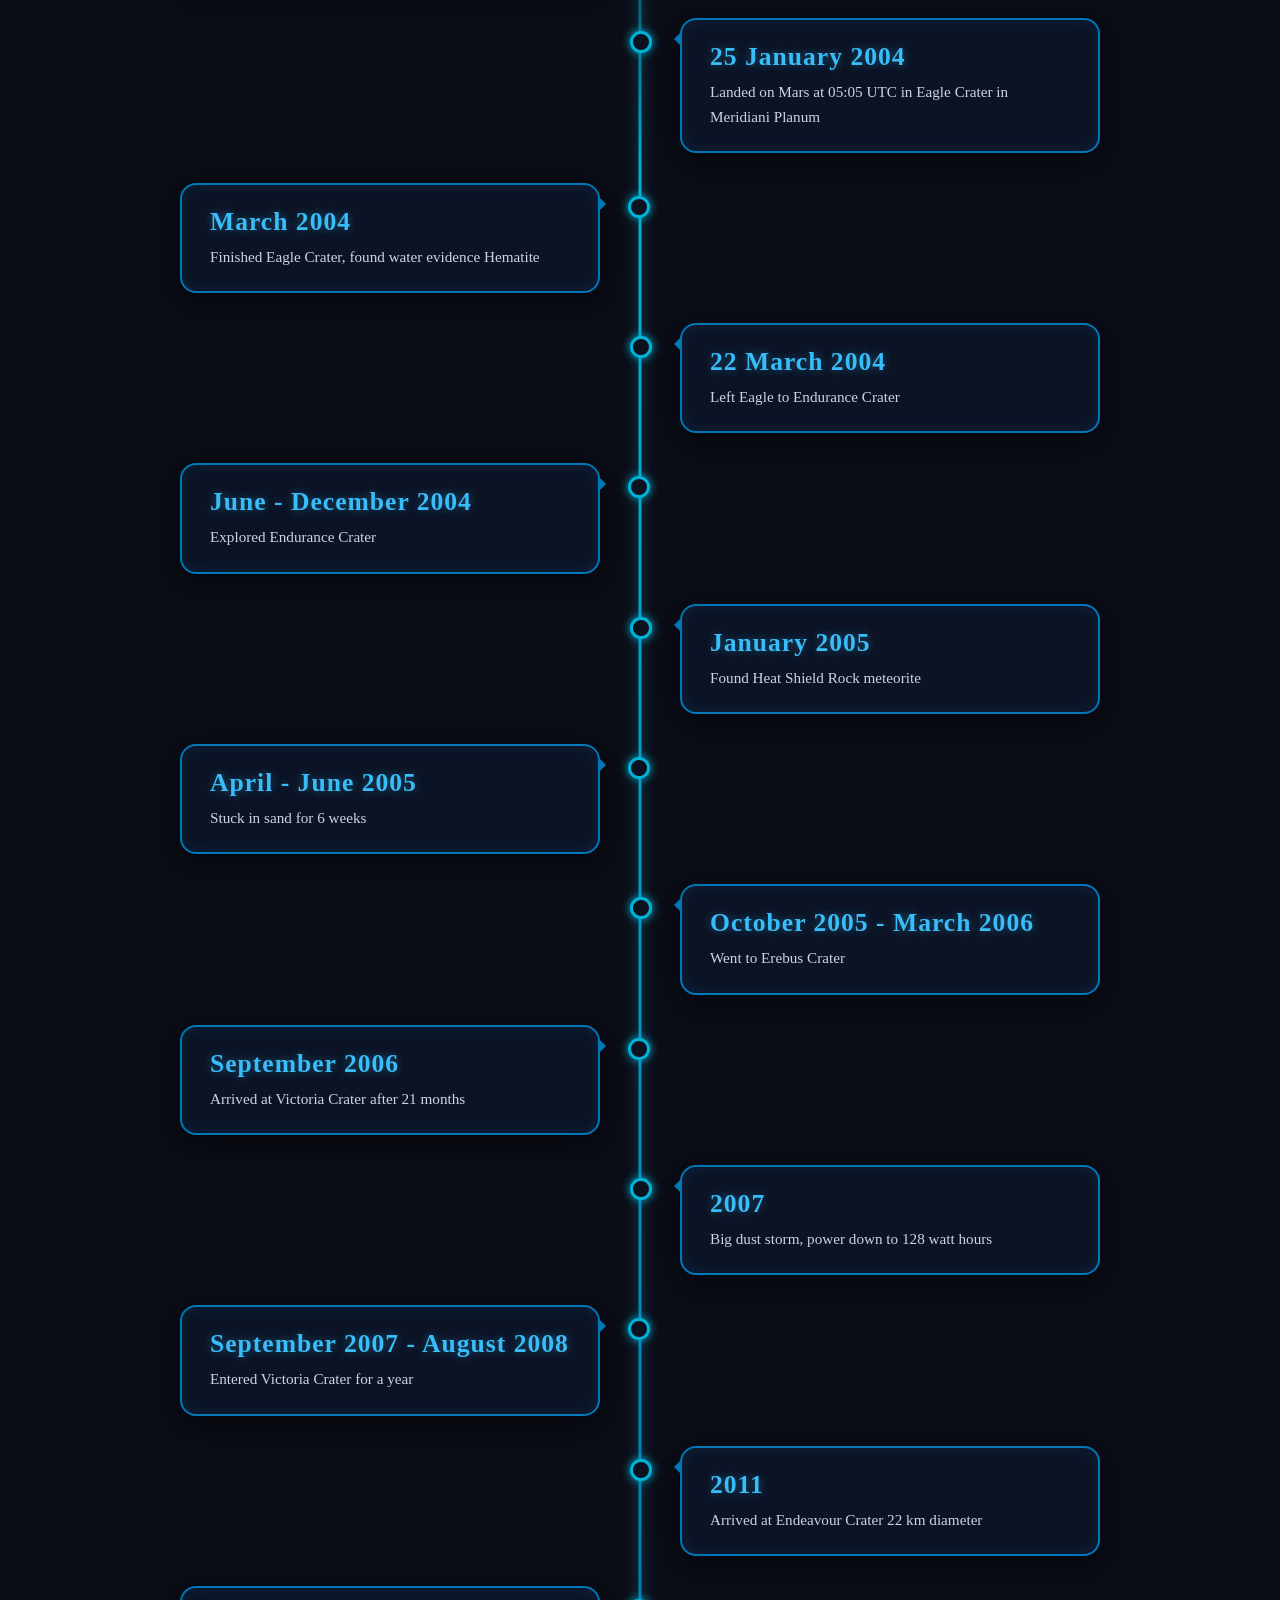
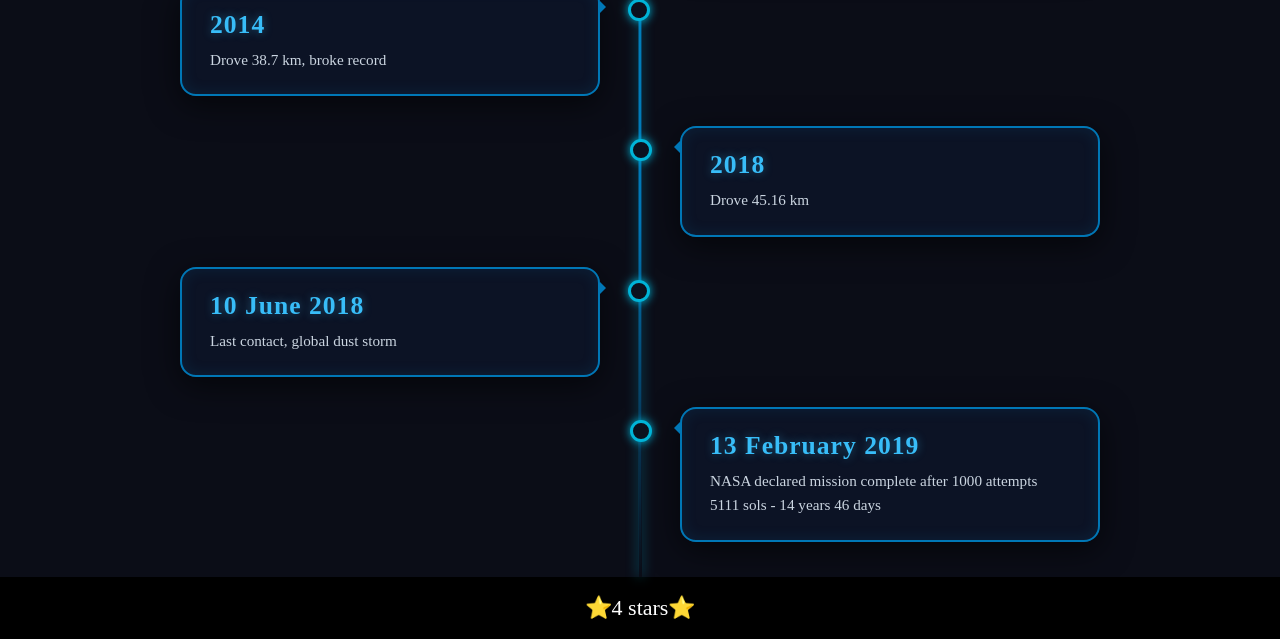
<file: Opportunity.html>
<!DOCTYPE html>
<html lang="en">
<head>
    <meta charset="UTF-8">
    <meta name="viewport" content="width=device-width, initial-scale=1.0">
    <title>Opportunity Rover</title>
    <link rel="icon" href="After edit.png">
    <link rel="stylesheet" href="Style-Opportunity.css">
</head>

<body>
    <header>
        <img src="After edit.png"> 
        <h1>Opportunity Rover</h1> 


        <div class="ship-container">
    <input list="Ship" id="Ships Aviable" name="Ship Choose" placeholder="🚀Choose A Ship✨" oninput="navigateShip(this)">

    <datalist id="Ship">
        <option value="Home">
        <option value="Spirit">
        <option value="Apollo">
        <option value="PERSEVERANCE">
        <option value="Curiosity">
        <option value="Quiz">
    </datalist>
    </div>

    <script>
        function navigateShip(input) {
        const selectedValue = input.value;
        if (selectedValue === "Home") {
        window.location.href = "index.html";
        }
        else if (selectedValue === "Spirit"){
        window.location.href = "Spirit.html"
        }
        else if (selectedValue === "Apollo"){
        window.location.href = "Appollo.html"
        }
        else if (selectedValue === "PERSEVERANCE"){
        window.location.href = "PERSEVERANCE.html"
        }
        else if (selectedValue === "Curiosity"){
        window.location.href = "Curiosity.html"
        }
        else if (selectedValue === "Quiz"){
        window.location.href = "Quiz.html"
        }
    }

    </script>

    </header>

    <div class="opportunity-section">
  <div class="opportunity-card">
    <h2 class="opp-title">The Opportunity Rover Mission</h2>
    <p class="opp-text">
  Opportunity launched with its twin Spirit, both landed in 2004 to find water.
  It landed on 25 January 2004 at 05:05 UTC in Eagle Crater inside Meridiani Planum.
  It landed inside the crater by luck, never happened before.
  It was supposed to work 90 days, but worked 15 years.
  First thing it found in Eagle Crater was rocks with Hematite, a mineral that forms only in water.
  That was first evidence Mars had water.
  Then it went to Endurance Crater, stayed from June to December 2004, studied layered rocks.
  On the way it found an iron-nickel meteorite called Heat Shield Rock near its heat shield.
  In 2005 it got stuck in sand for 6 weeks, NASA moved it centimeter by centimeter.
  Then it went to Victoria Crater, 800 meters diameter, arrived after 21 months travel in September 2006, stayed inside for a year.
  In 2007 a big dust storm, power dropped to 128 watt hours.
  Then it went to Endeavour Crater, huge crater 22 km diameter, arrived in 2011.
  Kept driving south along its western rim.
  On 10 June 2018, a global dust storm covered Mars, Sun disappeared, solar panels could not charge, battery died.
  Last message was: My battery is low and it's getting dark.
  NASA sent more than 1000 signals from August 2018 to February 2019, no response.
  On 13 February 2019 NASA declared Opportunity dead officially.
</p>

<p class="opp-text">
  It was an <span class="highlight">Opportunity</span> to uncover the mysteries of Mars to search if life on Mars has ever existed, even at early stages. 
  The Opportunity Rover gave us more than <span class="glow-number">217,000</span> pictures.
</p>

<p class="opp-text">
  But it couldn't prove that life ever existed on Mars; it only collected clues suggesting that Mars once had liquid water and other conditions that might have been suitable for life to exist.
</p>

<div class="opp-highlight-box">
  <p>
    Also, it was originally designed to last for <strong>90 Martian days</strong> (92.5 Earth days), but it exceeded it all by <strong>14 years, 47 days</strong>. Which was a scientific marvel!
  </p>
</div>

<p class="opp-footer-text">So, let's dive deep into its journey and break it all down!! 🚀</p>
  </div>
</div>

    <!-- pic1 -->
    <center><div class="Detailed-box">
        <h2 class="details-text">Some details about it</h2>
        <img class="details" src="Pics of oprtunity ship/Detailed.jpeg">
    </div></center>

    <!-- pics2 of hover -->
    <center><div class="oprtunity-Hover">
        <div class="Text"> <h2 class="Opportunity-Hover-text">oprtunity Hover Pics.</h2></div>
        <div class="two-pics">
            <img class="Hover-pics" src="Pics of oprtunity ship/the ship.jpeg">
            <img class="Hover-pics" src="Pics of oprtunity ship/ship again.jpeg">
        </div>
    </div></center>

    <!-- Last pic roadmap -->
    <center><div class="Roadmap-box">
        <h2 class="Roadmap-text">The roadmap</h2>
        <dev class="Talk-img">
            <img class="roadmap" src="Pics of oprtunity ship/Roadmap.jpeg">
            <p class="Roadmap-talk">
                Traversing over 45 kilometers across the Martian 
                terrain, this roadmap traces Opportunity's historic journey 
                from Eagle Crater to Endeavour Crater, 
                mapping years of relentless 
                exploration and scientific breakthrough.</p>
        </dev>
    </div></center>

    <!-- Comp. -->
    <center><div class="Rec-box">
        <h2 class="Rec-text">Records</h2>
        <dev class="Rec-Talk" dir="ltr" style="text-align: left;">
            <img class="Record" src="Pics of oprtunity ship/comp.jpeg">
            <p class="Records-talk">
                OUT-OF-THIS-WORLD RECORDS!<br>
                Driving Distances on Mars and the Moon<br>
                This chart shows how far each rover has driven, as of October 12, 2026.
                The orange line is Mars. The gray line is the Moon.
                <ol>
                <li>Perseverance: 45.2 km, still driving on Mars<br></li>
                <li>Opportunity: 45.16 km, 2004-2018, on Mars<br></li>
                <li>Lunokhod 2 (USSR): 39 km, 1973, on the Moon<br></li>
                <li>Curiosity: 38.15 km, still driving on Mars<br></li>
                <li>Apollo 17 Lunar Rover: 35.74 km, 1972, on the Moon<br></li>
                <li>Apollo 15 Lunar Rover: 27.8 km, 1971, on the Moon<br></li>
                <li>Apollo 16 Lunar Rover: 27.1 km, 1972, on the Moon<br></li>
                <li>Lunokhod 1 (USSR): 10.5 km, 1970-1971, on the Moon<br></li>
                <li>Spirit: 7.7 km, 2004-2010, on Mars<br></li>
                <li>Sojourner: 0.1 km, 1997, on Mars<br></li>
                </ol>
                The dashed line is the Marathon distance: 42.195 km.
                Only Perseverance and Opportunity have driven farther than a marathon on another planet.
                </p>
        </dev>
    </div></center>

    <!-- <p>
        Opportunity Rover, It was an Opportunity to uncover the mysteries of Mars
        to search if life in Mars have been ever existed even at early 
        lifes. Opportunity Rover had gave us more than 217 tousend of picture.
        But it couldn't prove that life ever existed on Mars; it only collected clues suggesting 
        that Mars once had liquid water and other conditions that might have been suitable for life to exist.
        Also it was originally designed to last for a 90 Martian days = (92.5 Earth days)
        ,But it exceeded it all by 14 years, 47 days. Which was a scintfic marvel. 
        So, let's dive deep into its journey and break it all down!!
    </p> -->
    



    <!-- Timeline -->
    <dev class="Timeline">
        <dev class="c1">
            <dev class="2003">
                <h2>7 July 2003</h2>
                <p>Launched from Cape Canaveral on Delta II Heavy rocket at 03:18 UTC</p>
            </dev>
        </dev>
        <dev class="c2">
            <dev class="2004.1">
                <h2>25 January 2004</h2>
                <p>Landed on Mars at 05:05 UTC in Eagle Crater in Meridiani Planum</p>
            </dev>
        </dev>
        <dev class="c3">
            <dev class="2004.2">
                <h2>March 2004</h2>
                <p>Finished Eagle Crater, found water evidence Hematite</p>
            </dev>
        </dev>
        <dev class="c4">
            <dev class="2005">
                <h2>22 March 2004</h2>
                <p>Left Eagle to Endurance Crater</p>
            </dev>
        </dev>
        <dev class="c5">
            <dev class="2011">
                <h2>June - December 2004</h2>
                <p>Explored Endurance Crater</p>
            </dev>
        </dev>
        <dev class="c6">
            <dev class="2015">
                <h2>January 2005</h2>
                <p>Found Heat Shield Rock meteorite</p>
            </dev>  
        </dev>
        <dev class="c7">
            <dev class="2018">
                <h2>April - June 2005</h2>
                <p>Stuck in sand for 6 weeks</p>
            </dev>
        </dev>
        <dev class="c8">
            <dev class="2019">
                <h2>October 2005 - March 2006</h2>
                <p>Went to Erebus Crater</p>
            </dev>
        </dev>
        <dev class="c7">
            <dev class="2019">
                <h2>September 2006 </h2>
                <p>Arrived at Victoria Crater after 21 months</p>
            </dev>
        </dev>
        <dev class="c8">
            <dev class="2019">
                <h2>2007</h2>
                <p>Big dust storm, power down to 128 watt hours</p>
            </dev>
        </dev>
        <dev class="c7">
            <dev class="2019">
                <h2>September 2007 - August 2008</h2>
                <p>Entered Victoria Crater for a year</p>
            </dev>
        </dev>
        <dev class="c8">
            <dev class="2019">
                <h2>2011</h2>
                <p>Arrived at Endeavour Crater 22 km diameter</p>
            </dev>
        </dev>
        <dev class="c7">
            <dev class="2019">
                <h2>2014</h2>
                <p>Drove 38.7 km, broke record</p>
            </dev>
        </dev>
        <dev class="c8">
            <dev class="2019">
                <h2>2018</h2>
                <p>Drove 45.16 km</p>
            </dev>
        </dev>
        <dev class="c7">
            <dev class="2019">
                <h2>10 June 2018</h2>
                <p>Last contact, global dust storm</p>
            </dev>
        </dev>
        <dev class="c8">
            <dev class="2019">
                <h2>13 February 2019</h2>
                <p>NASA declared mission complete after 1000 attempts
                5111 sols - 14 years 46 days
                </p>
            </dev>
        </dev>
    </dev>


<!-- footer -->
    <footer>
        <p>⭐4 stars⭐</p>

    </footer>

</body>
</html>
</file>
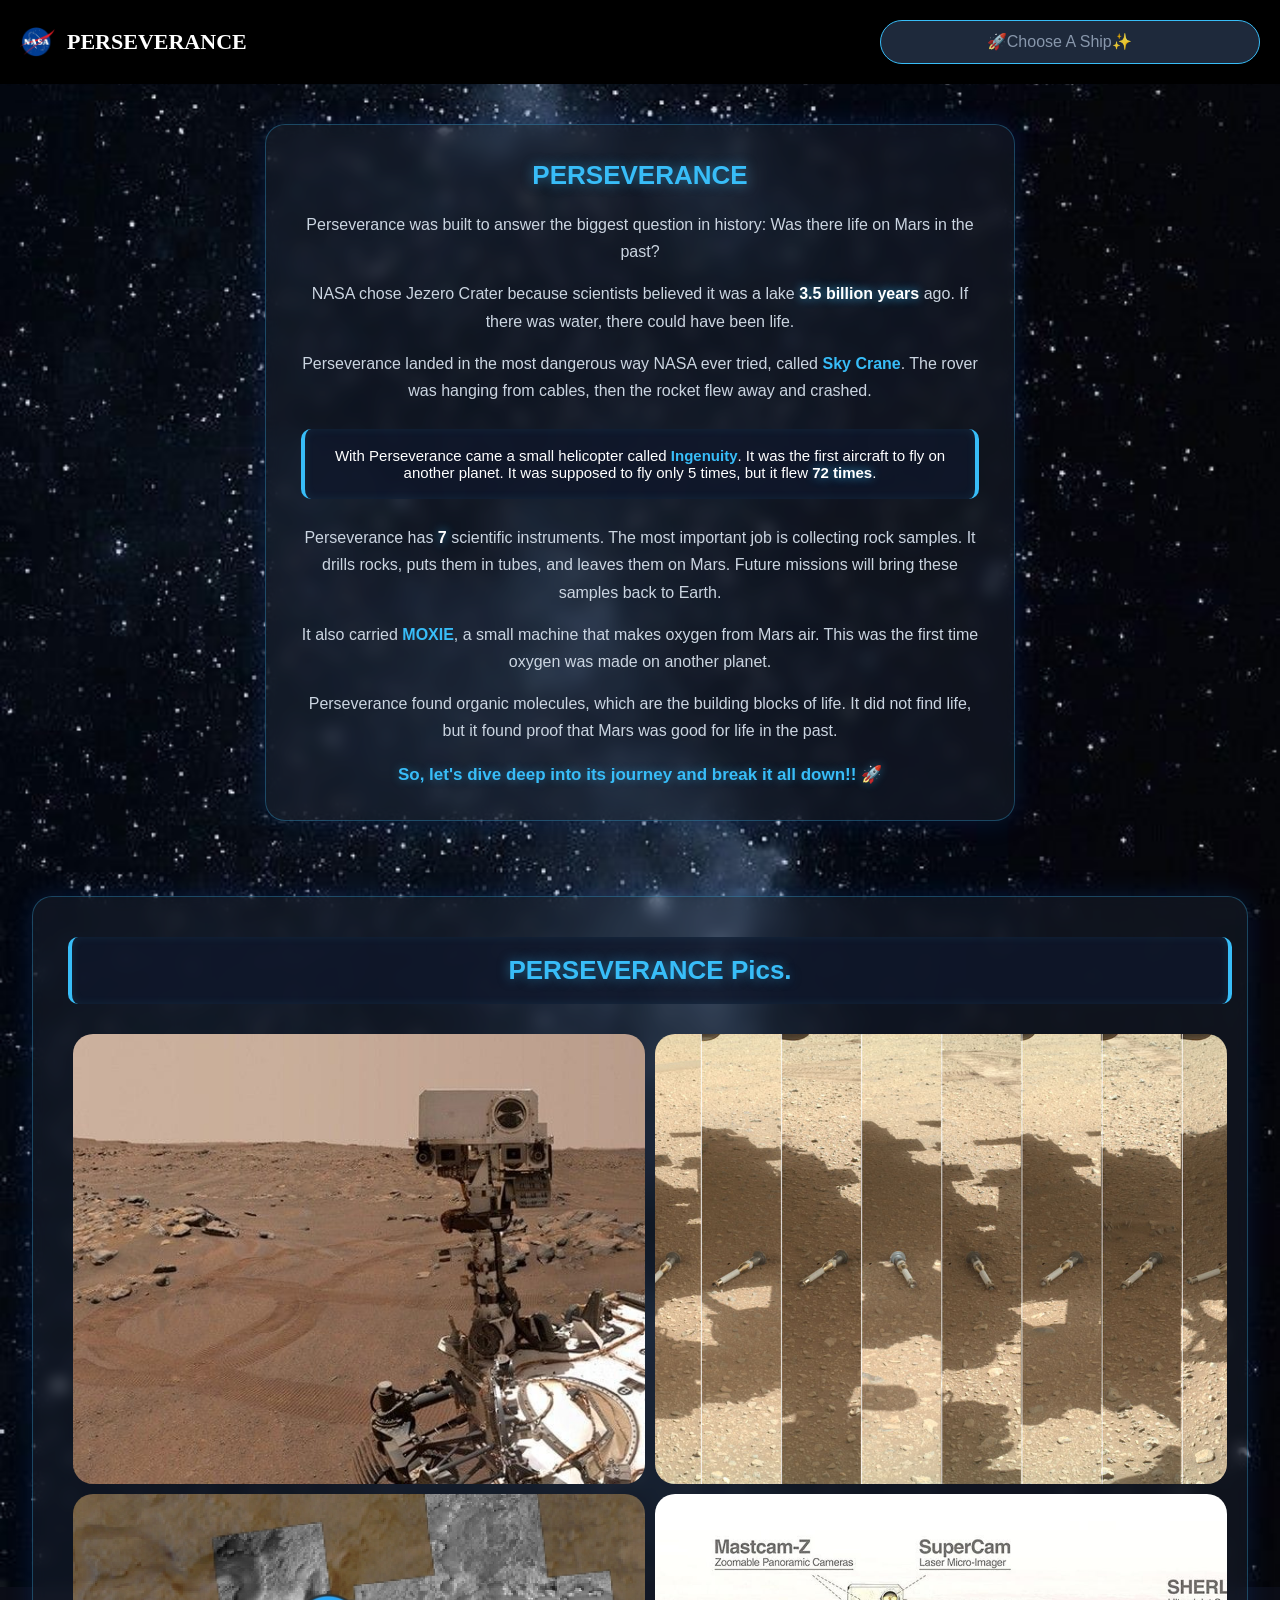
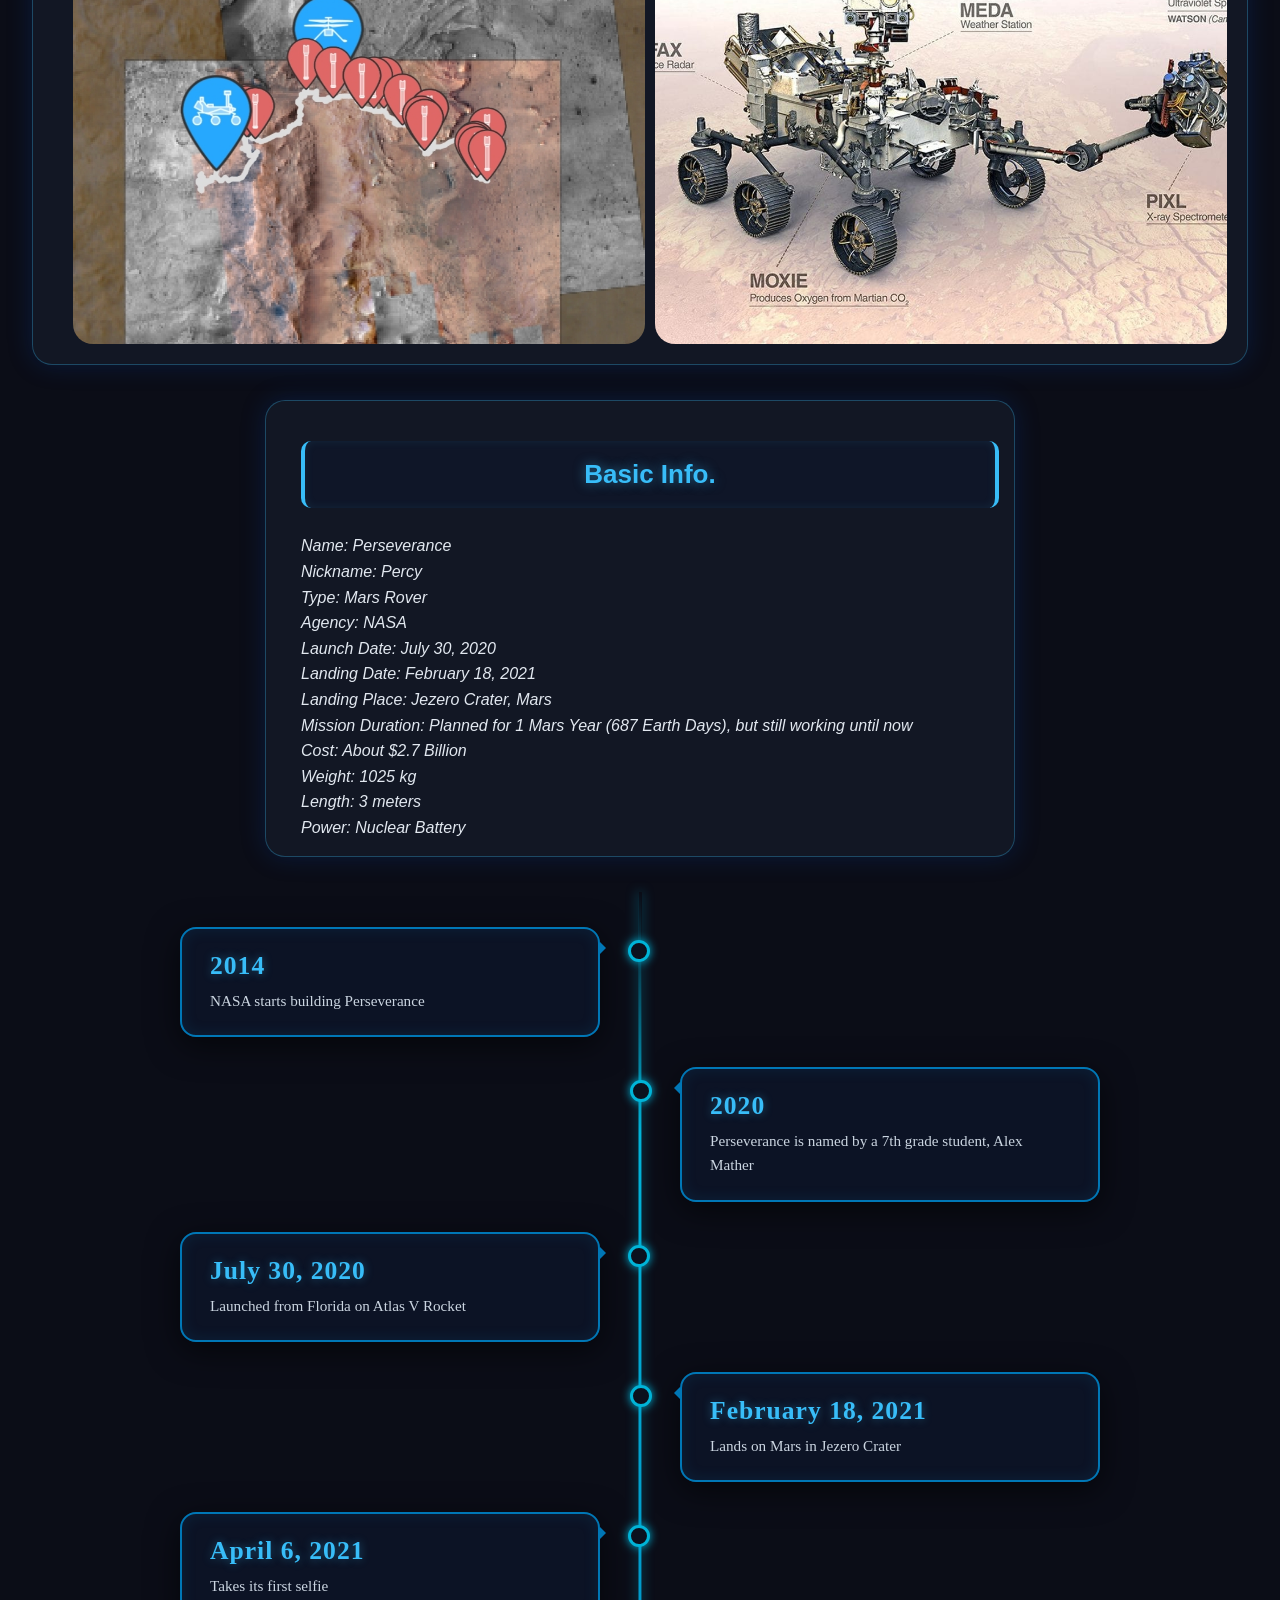
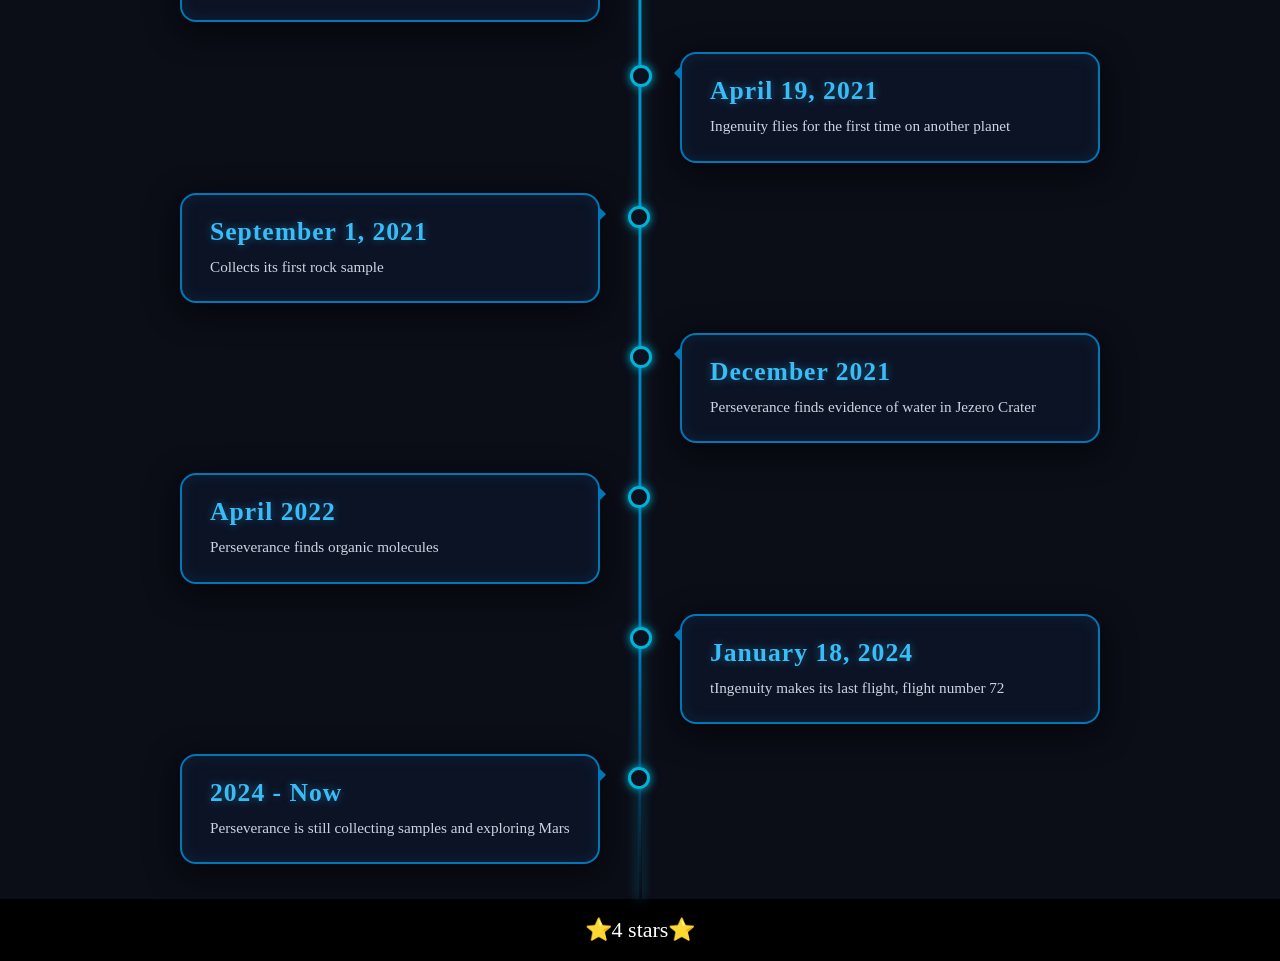
<file: PERSEVERANCE.html>
<!DOCTYPE html>
<html lang="en">
<head>
    <meta charset="UTF-8">
    <meta name="viewport" content="width=device-width, initial-scale=1.0">
    <title>PERSEVERANCE</title>
    <link rel="icon" href="After edit.png">
    <link rel="stylesheet" href="Style-PERSEVERANCE.css">
</head>

<body>
    <header>
        <img src="After edit.png"> 
        <h1>PERSEVERANCE</h1> 


        <div class="ship-container">
    <input list="Ship" id="Ships Aviable" name="Ship Choose" placeholder="🚀Choose A Ship✨" oninput="navigateShip(this)">

    <datalist id="Ship">
        <option value="Home">
        <option value="Spirit">
        <option value="Opportunity">
        <option value="Apollo">
        <option value="Curiosity">
        <option value="Quiz">
        
    </datalist>
    </div>

    <script>
        function navigateShip(input) {
        const selectedValue = input.value;
        if (selectedValue === "Home") {
        window.location.href = "index.html";
        }
        else if (selectedValue === "Spirit"){
        window.location.href = "Spirit.html"
        }
        else if (selectedValue === "Opportunity"){
        window.location.href = "Opportunity.html"
        }
        else if (selectedValue === "Apollo"){
        window.location.href = "Appollo.html"
        }
        else if (selectedValue === "Curiosity"){
        window.location.href = "Curiosity.html"
        }
        else if (selectedValue === "Quiz"){
        window.location.href = "Quiz.html"
        }
        
    }

    </script>

    </header>

    <!-- klam about it -->

    <div class="opportunity-section">
    <div class="opportunity-card">
    <h2 class="opp-title">PERSEVERANCE</h2>
    <div class="lunar-rover-container">
    <p class="opp-text">
        Perseverance was built to answer the biggest question in history:
        Was there life on Mars in the past?
    </p>

    <p class="opp-text">
        NASA chose Jezero Crater because scientists believed it was a lake <span class="glow-number">3.5 billion years</span> ago.
        If there was water, there could have been life.
    </p>

    <p class="opp-text">
        Perseverance landed in the most dangerous way NASA ever tried, called <span class="highlight">Sky Crane</span>.
        The rover was hanging from cables, then the rocket flew away and crashed.
    </p>

    <div class="opp-highlight-box">
        <p>
            With Perseverance came a small helicopter called <span class="highlight">Ingenuity</span>.
            It was the first aircraft to fly on another planet.
            It was supposed to fly only 5 times, but it flew <span class="glow-number">72 times</span>.
        </p>
    </div>

    <p class="opp-text">
        Perseverance has <span class="glow-number">7</span> scientific instruments.
        The most important job is collecting rock samples.
        It drills rocks, puts them in tubes, and leaves them on Mars.
        Future missions will bring these samples back to Earth.
    </p>

    <p class="opp-text">
        It also carried <span class="highlight">MOXIE</span>, a small machine that makes oxygen from Mars air.
        This was the first time oxygen was made on another planet.
    </p>

    <p class="opp-text">
        Perseverance found organic molecules, which are the building blocks of life.
        It did not find life, but it found proof that Mars was good for life in the past.
    </p>

    <p class="opp-footer-text">So, let's dive deep into its journey and break it all down!! 🚀</p>
    </div>
  </div>
</div>


    <!-- pic1 -->
    <!-- <center><div class="Detailed-box">
        <h2 class="details-text">The Man On Apollo Lunar Rover</h2>
        <img class="details" src="E:\Nasa\Website\Pics of Apollo\Appollo Pics (4).jpeg">
    </div></center> -->

    <!-- pics2 of hover -->
    <center><div class="oprtunity-Hover">
        <div class="Text"> <h2 class="Opportunity-Hover-text">PERSEVERANCE Pics.</h2></div>
        <div class="two-pic1">
        <img class="details1" src="Pics of PERSEVERANCE/PERSEVERANCE (4).jpeg">
        <img class="details1" src="Pics of PERSEVERANCE/PERSEVERANCE (3).jpeg">
        <img class="details1" src="Pics of PERSEVERANCE/PERSEVERANCE (2).jpeg">
        <img class="details1" src="Pics of PERSEVERANCE/PERSEVERANCE (1).jpeg">
        </div>
    </div></center>

    <!-- Last pic roadmap -->
    <!-- <center><div class="Roadmap-box">
        <h2 class="Roadmap-text">The roadmap</h2>
        <dev class="Talk-img">
            <img class="roadmap" src="E:\Nasa\Website\Pics of Apollo\Roadmap.jpeg">
            <p class="Roadmap-talk">
                To show the scale difference between these two missions, the circled
                 dot below represents the entire area of the Apollo 11 traverse (left)
                  if it was superposed onto the Apollo 17 traverse</p>
        </dev>
    </div></center> -->





    <!-- Comp. -->
    <center><div class="Rec-box">
        <h2 class="Rec-text">Basic Info.</h2>
        <dev class="Rec-Talk"> 
            <!-- dir="ltr"  style="text-align: left;" -->
            <!-- <img class="Record" src="Pics of oprtunity ship/comp.jpeg"> -->
            <p class="Records-talk">
                Name: Perseverance <br>
                Nickname: Percy <br>
                Type: Mars Rover<br>
                Agency: NASA<br>
                Launch Date: July 30, 2020<br>
                Landing Date: February 18, 2021<br>
                Landing Place: Jezero Crater, Mars<br>
                Mission Duration: Planned for 1 Mars Year (687 Earth Days), but still working until now<br>
                Cost: About $2.7 Billion<br>
                Weight: 1025 kg<br>
                Length: 3 meters<br>
                Power: Nuclear Battery<br>
                </p>
        </dev>
    </div></center>

    <!-- <p>
        Opportunity Rover, It was an Opportunity to uncover the mysteries of Mars
        to search if life in Mars have been ever existed even at early 
        lifes. Opportunity Rover had gave us more than 217 tousend of picture.
        But it couldn't prove that life ever existed on Mars; it only collected clues suggesting 
        that Mars once had liquid water and other conditions that might have been suitable for life to exist.
        Also it was originally designed to last for a 90 Martian days = (92.5 Earth days)
        ,But it exceeded it all by 14 years, 47 days. Which was a scintfic marvel. 
        So, let's dive deep into its journey and break it all down!!
    </p> -->



    <!-- Timeline -->
    <dev class="Timeline">
        <dev class="c1">
            <dev class="2003">
                <h2>2014</h2>
                <p>NASA starts building Perseverance</p>
            </dev>
        </dev>
        <dev class="c2">
            <dev class="2004.1">
                <h2>2020</h2>
                <p>Perseverance is named by a 7th grade student, Alex Mather</p>
            </dev>
        </dev>
        <dev class="c3">
            <dev class="2004.2">
                <h2>July 30, 2020</h2>
                <p>Launched from Florida on Atlas V Rocket</p>
            </dev>
        </dev>
        <dev class="c4">
            <dev class="2005">
                <h2>February 18, 2021</h2>
                <p>Lands on Mars in Jezero Crater</p>
            </dev>
        </dev>
        <dev class="c5">
            <dev class="2011">
                <h2>April 6, 2021</h2>
                <p>Takes its first selfie</p>
            </dev>
        </dev>
        <dev class="c6">
            <dev class="2015">
                <h2>April 19, 2021</h2>
                <p>Ingenuity flies for the first time on another planet</p>
            </dev>  
        </dev>
        <dev class="c7">
            <dev class="2018">
                <h2>September 1, 2021</h2>
                <p>Collects its first rock sample</p>
            </dev>
        </dev>
        <dev class="c8">
            <dev class="2019">
                <h2>December 2021</h2>
                <p>Perseverance finds evidence of water in Jezero Crater</p>
            </dev>
        </dev>
        <dev class="c7">
            <dev class="2019">
                <h2>April 2022</h2>
                <p>Perseverance finds organic molecules</p>
            </dev>
        </dev>
        <dev class="c8">
            <dev class="2019">
                <h2>January 18, 2024</h2>
                <p>tIngenuity makes its last flight, flight number 72</p>
            </dev>
        </dev>
        <dev class="c7">
            <dev class="2019">
                <h2>2024 - Now</h2>
                <p>Perseverance is still collecting samples and exploring Mars</p>
            </dev>
        </dev>
        <!-- <dev class="c8">
            <dev class="2019">
                <h2>December 11-13, 1972</h2>
                <p>The astronauts drove the LRV for 35.74 km in 3 days. They set the record for the fastest drive on the Moon: 18 km/h.</p>
            </dev>
        </dev>
        <dev class="c7">
            <dev class="2019">
                <h2>December 14, 1972</h2>
                <p>Apollo 17 left the Moon. The LRV was left on the Moon.</p>
            </dev>
        </dev>
        <dev class="c8">
            <dev class="2019">
                <h2>2026</h2>
                <p>There are 3 LRVs still on the Moon today. They have not moved since 1972.</p>
            </dev>
        </dev> -->

    </dev>


<!-- footer -->
    <footer>
        <p>⭐4 stars⭐</p>

    </footer>

</body>
</html>
</file>
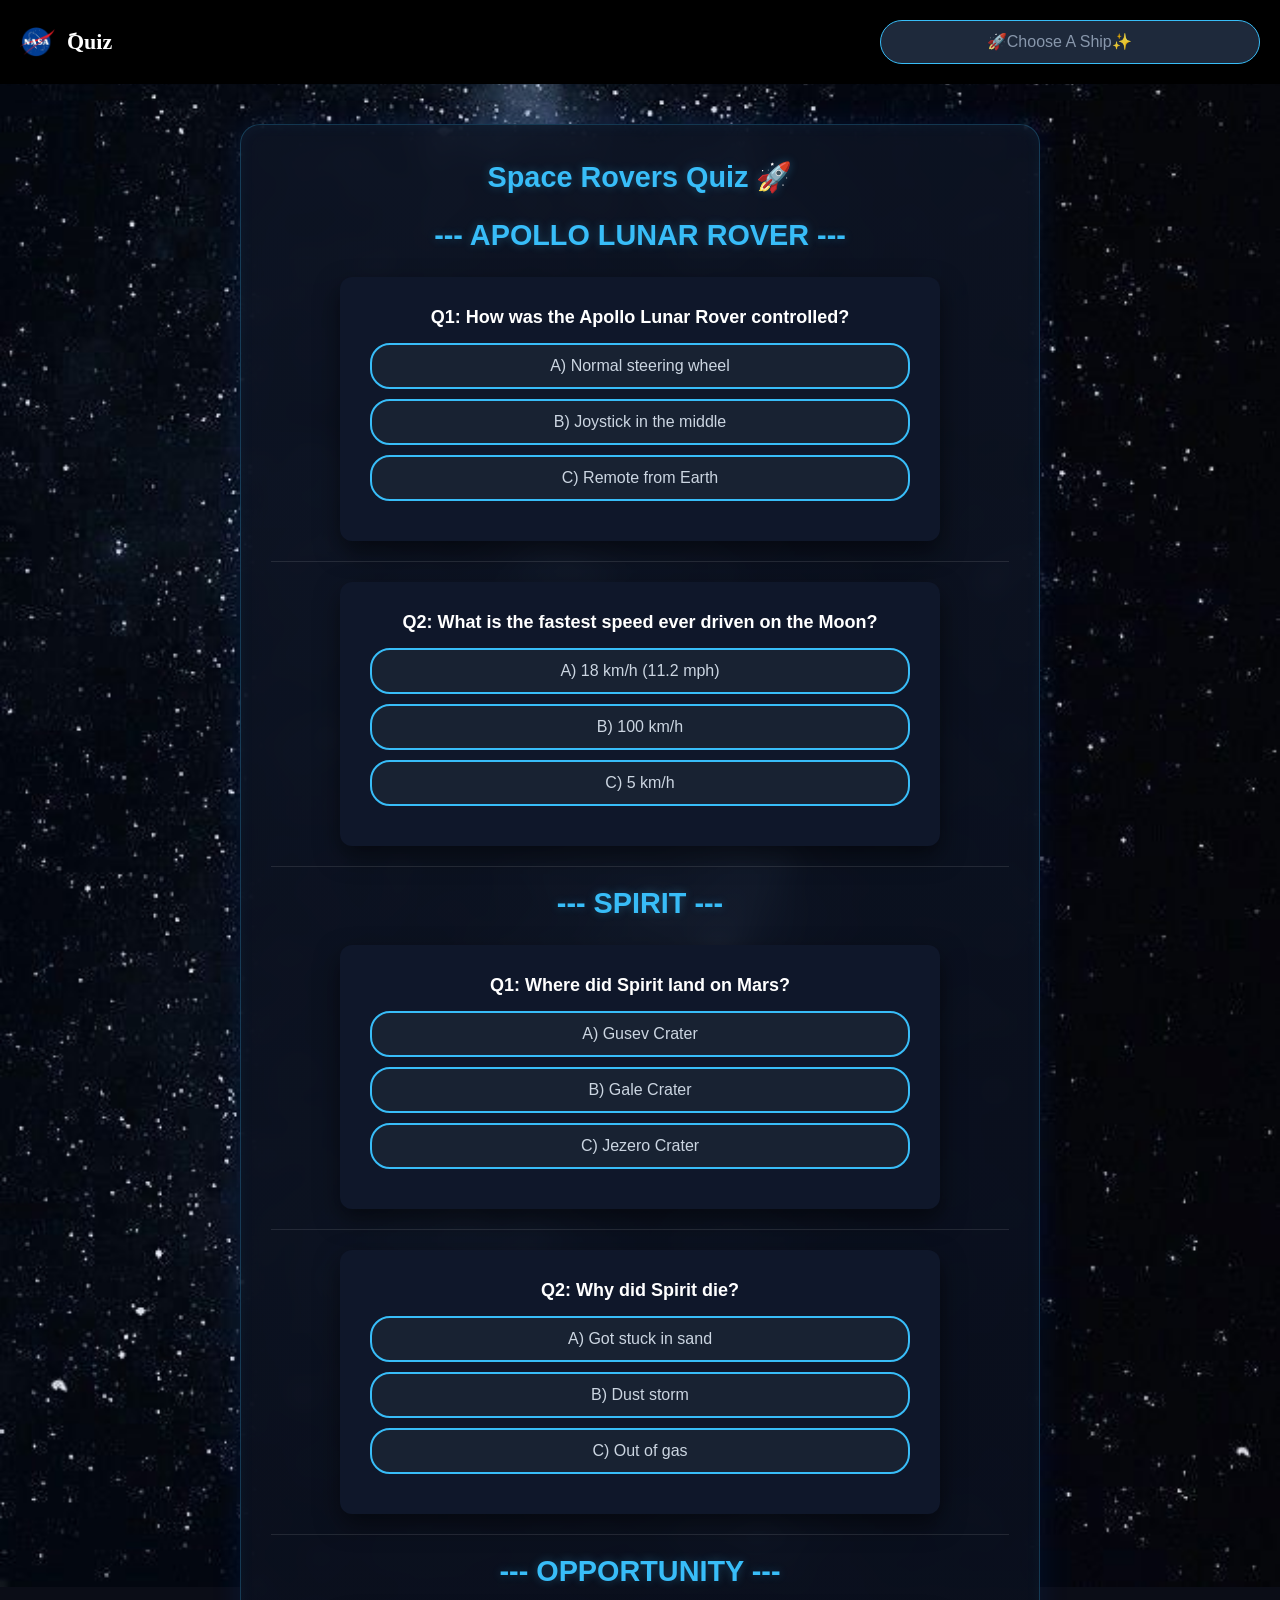
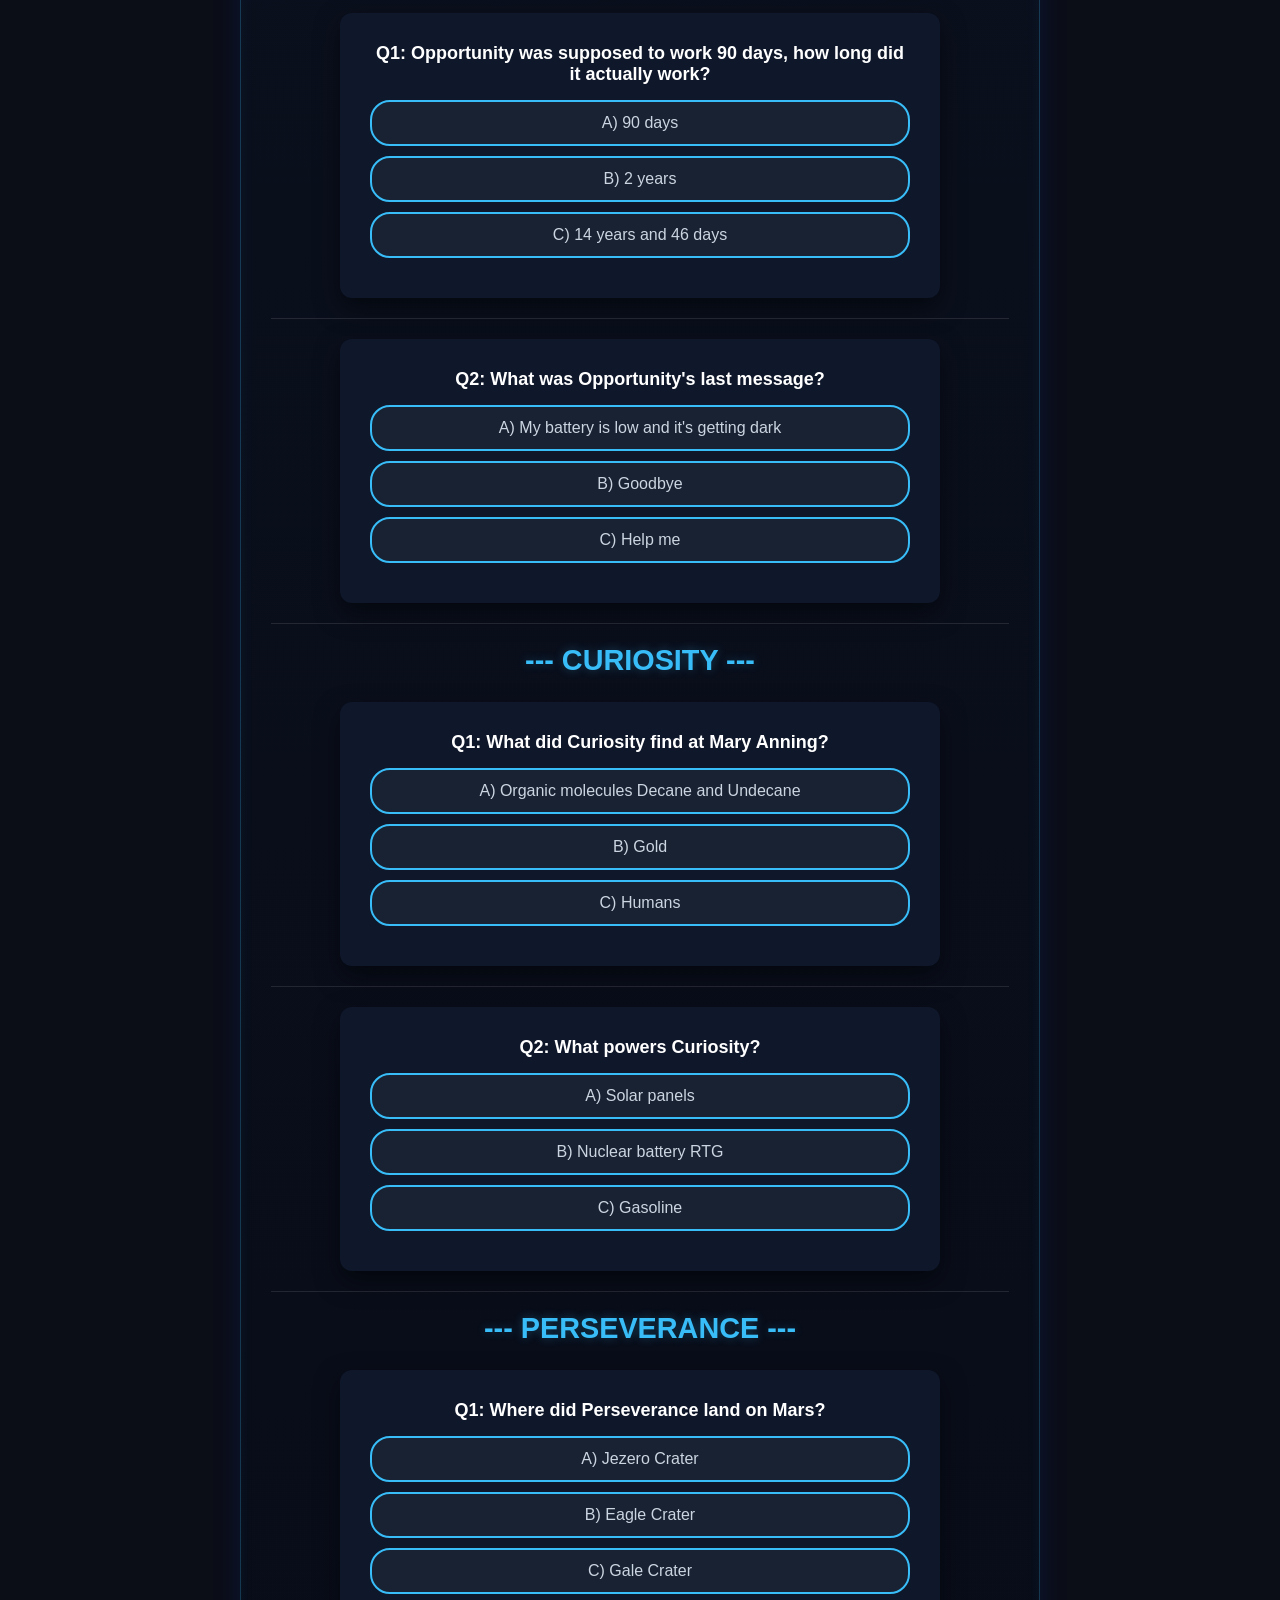
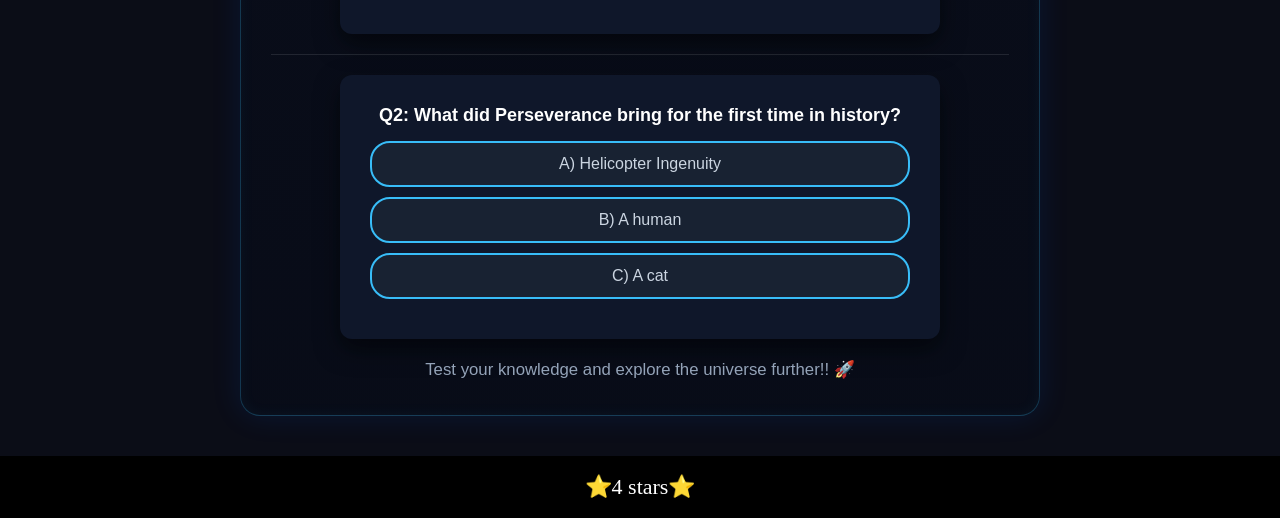
<file: Quiz.html>
<!DOCTYPE html>
<html lang="en">
<head>
    <meta charset="UTF-8">
    <meta name="viewport" content="width=device-width, initial-scale=1.0">
    <title>Quiz</title>
    <link rel="icon" href="After edit.png">
    <link rel="stylesheet" href="Style-Quiz.css">
    <script src="Quiz.ls" defer></script>
</head>
<body>

    <header>
        <img src="After edit.png"> 
        <h1>َQuiz</h1> 
        <div class="ship-container">
    <input list="Ship" id="Ships Aviable" name="Ship Choose" placeholder="🚀Choose A Ship✨" oninput="navigateShip(this)">

    <datalist id="Ship">
        <option value="Home">
        <option value="Opportunity">
        <option value="Apollo">
        <option value="PERSEVERANCE">
        <option value="Curiosity">
        <option value="Spirit">
    </datalist>
    </div>

    <script>
        function navigateShip(input) {
        const selectedValue = input.value;
        if (selectedValue === "Home") {
        window.location.href = "index.html";
        }
        else if (selectedValue === "Opportunity") {
        window.location.href = "Opportunity.html";
        }
        else if (selectedValue === "Apollo"){
        window.location.href = "Appollo.html"
        }
        else if (selectedValue === "PERSEVERANCE"){
        window.location.href = "PERSEVERANCE.html"
        }
        else if (selectedValue === "Curiosity"){
        window.location.href = "Curiosity.html"
        }
        else if (selectedValue === "Spirit"){
        window.location.href = "Spirit.html"
        }


    }

    </script>

    </header>


    <div class="lunar-rover-container">
        
        <h2 class="Opportunity-Hover-text" style="text-align: center; margin-bottom: 25px;">Space Rovers Quiz 🚀</h2>

        <!-- APOLLO LUNAR ROVER -->
        <h3 class="Opportunity-Hover-text" style="text-align: center; margin-top: 20px;">--- APOLLO LUNAR ROVER ---</h3>
        
        <div class="quiz-container">
            <p class="question-text">Q1: How was the Apollo Lunar Rover controlled?</p>
            <ul class="options-list">
                <li onclick="checkAnswer(this, false)">A) Normal steering wheel</li>
                <li onclick="checkAnswer(this, true)">B) Joystick in the middle</li>
                <li onclick="checkAnswer(this, false)">C) Remote from Earth</li>
            </ul>
            <!-- <p class="opp-text" style="color: #69db7c; margin-top: 5px;"><strong>Answer:</strong> B - Joystick in the middle, no steering wheel</p> -->
        </div>

        <hr style="border: 0; border-top: 1px solid rgba(255,255,255,0.1); margin: 15px 0;">

        <div class="quiz-container">
            <p class="question-text">Q2: What is the fastest speed ever driven on the Moon?</p>
            <ul class="options-list">
                <li onclick="checkAnswer(this, true)">A) 18 km/h (11.2 mph)</li>
                <li onclick="checkAnswer(this, false)">B) 100 km/h</li>
                <li onclick="checkAnswer(this, false)">C) 5 km/h</li>
            </ul>
            <!-- <p class="opp-text" style="color: #69db7c; margin-top: 5px;"><strong>Answer:</strong> A - 18 km/h, by Eugene Cernan on Apollo 17 in 1972</p> -->
        </div>

        <hr style="border: 0; border-top: 1px solid rgba(255,255,255,0.1); margin: 15px 0;">

        <!-- SPIRIT -->
        <h3 class="Opportunity-Hover-text" style="text-align: center; margin-top: 20px;">--- SPIRIT ---</h3>
        
        <div class="quiz-container">
            <p class="question-text">Q1: Where did Spirit land on Mars?</p>
            <ul class="options-list">
                <li onclick="checkAnswer(this, true)">A) Gusev Crater</li>
                <li onclick="checkAnswer(this, false)">B) Gale Crater</li>
                <li onclick="checkAnswer(this, false)">C) Jezero Crater</li>
            </ul>
            <!-- <p class="opp-text" style="color: #69db7c; margin-top: 5px;"><strong>Answer:</strong> A - Gusev Crater, landed on January 4, 2004</p> -->
        </div>

        <hr style="border: 0; border-top: 1px solid rgba(255,255,255,0.1); margin: 15px 0;">

        <div class="quiz-container">
            <p class="question-text">Q2: Why did Spirit die?</p>
            <ul class="options-list">
                <li onclick="checkAnswer(this, true)">A) Got stuck in sand</li>
                <li onclick="checkAnswer(this, false)">B) Dust storm</li>
                <li onclick="checkAnswer(this, false)">C) Out of gas</li>
            </ul>
            <!-- <p class="opp-text" style="color: #69db7c; margin-top: 5px;"><strong>Answer:</strong> A - Got stuck in soft sand called Troy in 2009, solar panels could not get sun</p> -->
        </div>

        <hr style="border: 0; border-top: 1px solid rgba(255,255,255,0.1); margin: 15px 0;">

        <!-- OPPORTUNITY -->
        <h3 class="Opportunity-Hover-text" style="text-align: center; margin-top: 20px;">--- OPPORTUNITY ---</h3>
        
        <div class="quiz-container">
            <p class="question-text">Q1: Opportunity was supposed to work 90 days, how long did it actually work?</p>
            <ul class="options-list">
                <li onclick="checkAnswer(this, false)">A) 90 days</li>
                <li onclick="checkAnswer(this, false)">B) 2 years</li>
                <li onclick="checkAnswer(this, true)">C) 14 years and 46 days</li>
            </ul>
            <!-- <p class="opp-text" style="color: #69db7c; margin-top: 5px;"><strong>Answer:</strong> C - 14 years and 46 days, from 2004 to 2018</p> -->
        </div>

        <hr style="border: 0; border-top: 1px solid rgba(255,255,255,0.1); margin: 15px 0;">

        <div class="quiz-container">
            <p class="question-text">Q2: What was Opportunity's last message?</p>
            <ul class="options-list">
                <li onclick="checkAnswer(this, true)">A) My battery is low and it's getting dark</li>
                <li onclick="checkAnswer(this, false)">B) Goodbye</li>
                <li onclick="checkAnswer(this, false)">C) Help me</li>
            </ul>
            <!-- <p class="opp-text" style="color: #69db7c; margin-top: 5px;"><strong>Answer:</strong> A - My battery is low and it's getting dark, due to global dust storm</p> -->
        </div>

        <hr style="border: 0; border-top: 1px solid rgba(255,255,255,0.1); margin: 15px 0;">

        <!-- CURIOSITY -->
        <h3 class="Opportunity-Hover-text" style="text-align: center; margin-top: 20px;">--- CURIOSITY ---</h3>
        
        <div class="quiz-container">
            <p class="question-text">Q1: What did Curiosity find at Mary Anning?</p>
            <ul class="options-list">
                <li onclick="checkAnswer(this, true)">A) Organic molecules Decane and Undecane</li>
                <li onclick="checkAnswer(this, false)">B) Gold</li>
                <li onclick="checkAnswer(this, false)">C) Humans</li>
            </ul>
            <!-- <p class="opp-text" style="color: #69db7c; margin-top: 5px;"><strong>Answer:</strong> A - Organic molecules Decane, Undecane and Dodecane, evidence for ancient life potential</p> -->
        </div>

        <hr style="border: 0; border-top: 1px solid rgba(255,255,255,0.1); margin: 15px 0;">

        <div class="quiz-container">
            <p class="question-text">Q2: What powers Curiosity?</p>
            <ul class="options-list">
                <li onclick="checkAnswer(this, false)">A) Solar panels</li>
                <li onclick="checkAnswer(this, true)">B) Nuclear battery RTG</li>
                <li onclick="checkAnswer(this, false)">C) Gasoline</li>
            </ul>
            <!-- <p class="opp-text" style="color: #69db7c; margin-top: 5px;"><strong>Answer:</strong> B - Nuclear battery RTG, that's why it still works since 2012</p> -->
        </div>

        <hr style="border: 0; border-top: 1px solid rgba(255,255,255,0.1); margin: 15px 0;">

        <!-- PERSEVERANCE -->
        <h3 class="Opportunity-Hover-text" style="text-align: center; margin-top: 20px;">--- PERSEVERANCE ---</h3>
        
        <div class="quiz-container">
            <p class="question-text">Q1: Where did Perseverance land on Mars?</p>
            <ul class="options-list">
                <li onclick="checkAnswer(this, true)">A) Jezero Crater</li>
                <li onclick="checkAnswer(this, false)">B) Eagle Crater</li>
                <li onclick="checkAnswer(this, false)">C) Gale Crater</li>
            </ul>
            <!-- <p class="opp-text" style="color: #69db7c; margin-top: 5px;"><strong>Answer:</strong> A - Jezero Crater, an ancient river delta</p> -->
        </div>

        <hr style="border: 0; border-top: 1px solid rgba(255,255,255,0.1); margin: 15px 0;">

        <div class="quiz-container">
            <p class="question-text">Q2: What did Perseverance bring for the first time in history?</p>
            <ul class="options-list">
                <li onclick="checkAnswer(this, true)">A) Helicopter Ingenuity</li>
                <li onclick="checkAnswer(this, false)">B) A human</li>
                <li onclick="checkAnswer(this, false)">C) A cat</li>
            </ul>
            <!-- <p class="opp-text" style="color: #69db7c; margin-top: 5px;"><strong>Answer:</strong> A - Helicopter Ingenuity, first thing to fly on another planet besides Earth</p> -->
        </div>

        <p class="opp-footer-text" style="text-align: center; margin-top: 20px;">Test your knowledge and explore the universe further!! 🚀</p>

    </div>

    <audio id="success-sound" src="Sounds/applepay.mp3"></audio>
    <audio id="error-sound" src="Sounds/error_CDOxCYm.mp3"></audio>


    <footer>
        <p>⭐4 stars⭐</p>

    </footer>


</body>
</html>
</file>
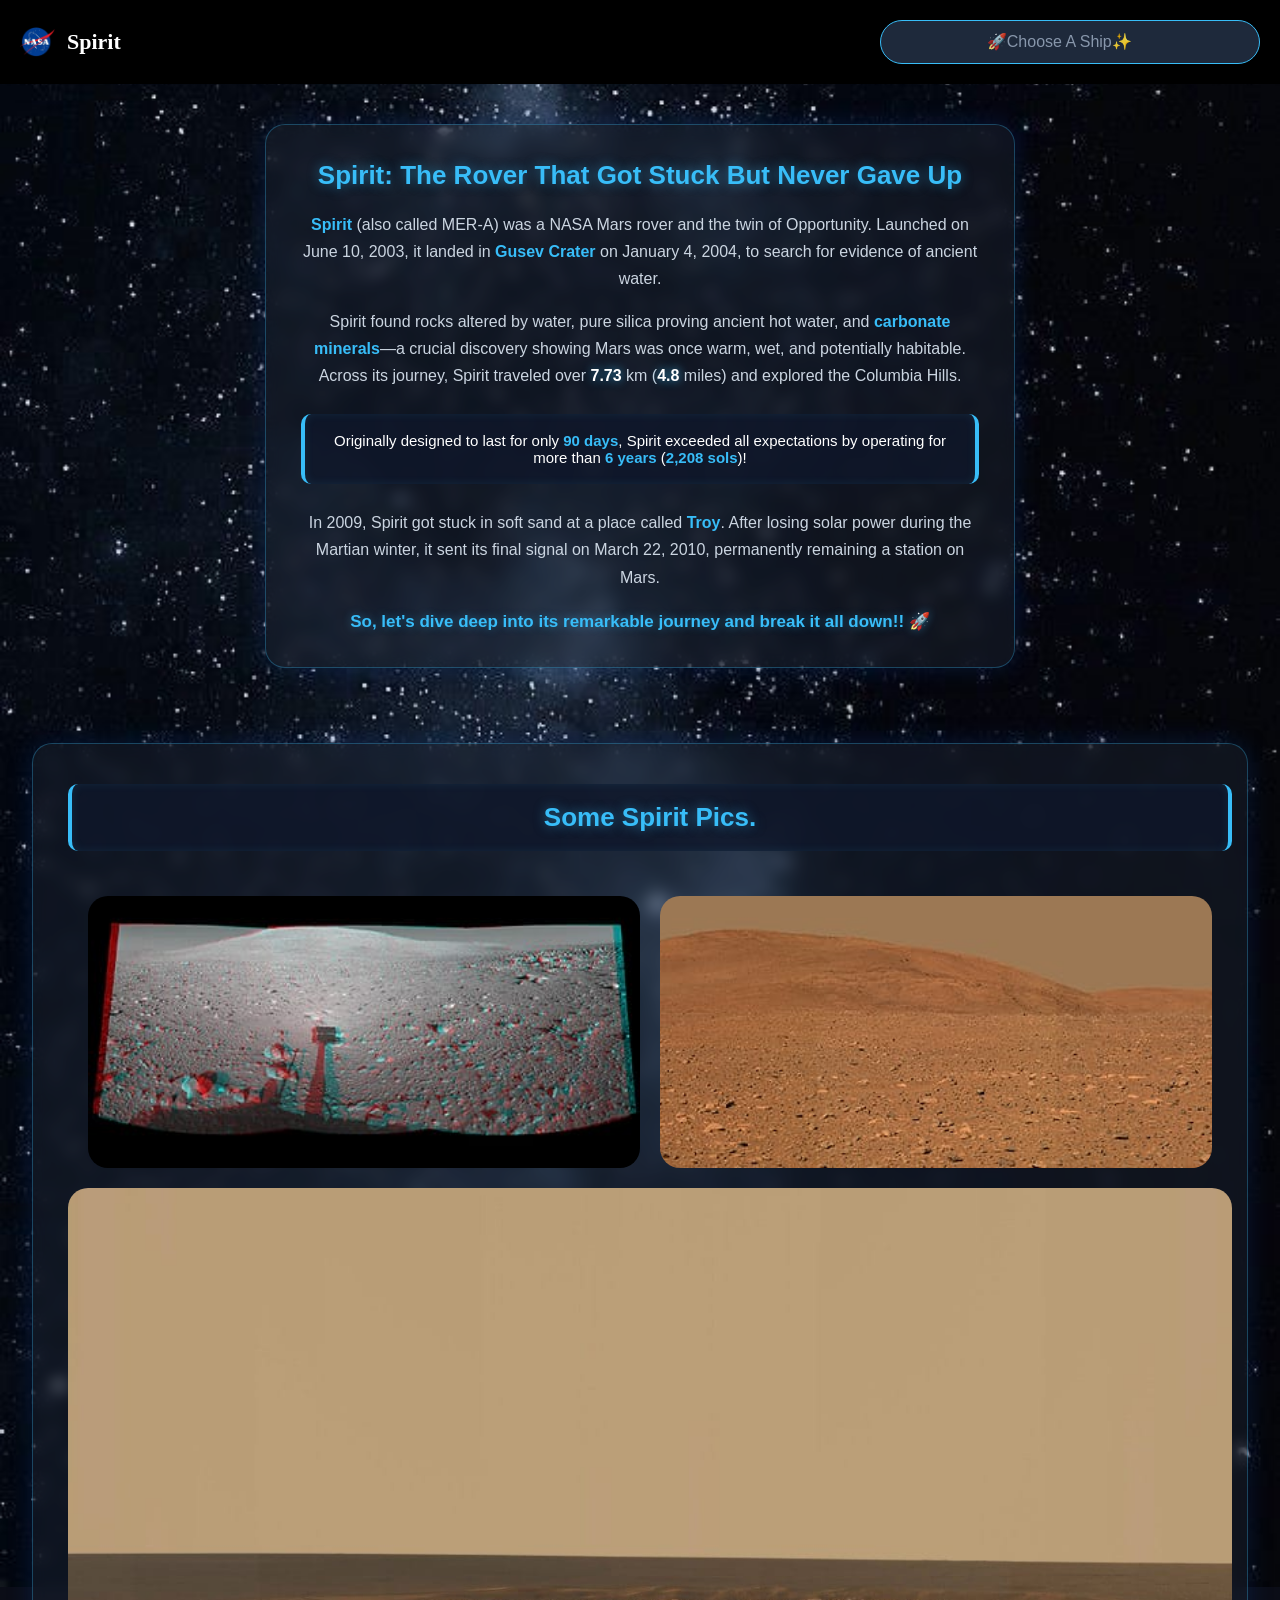
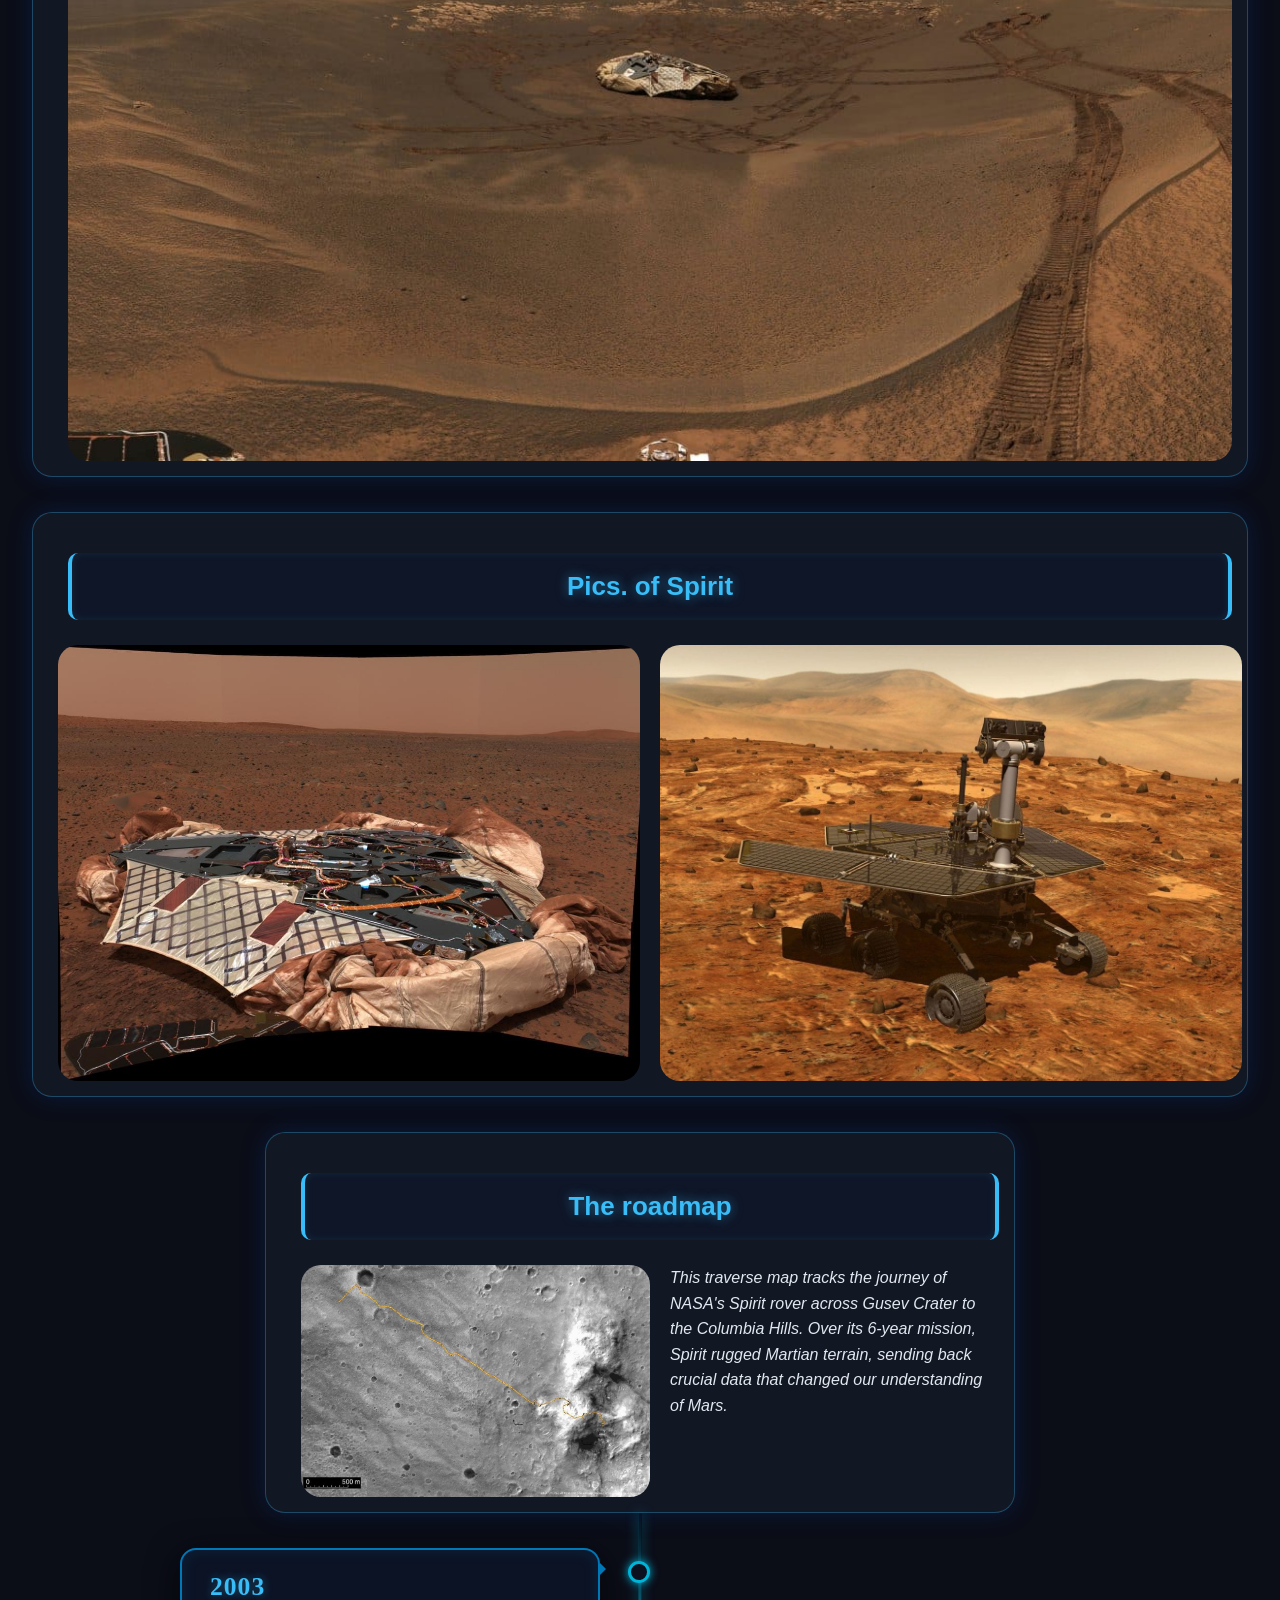
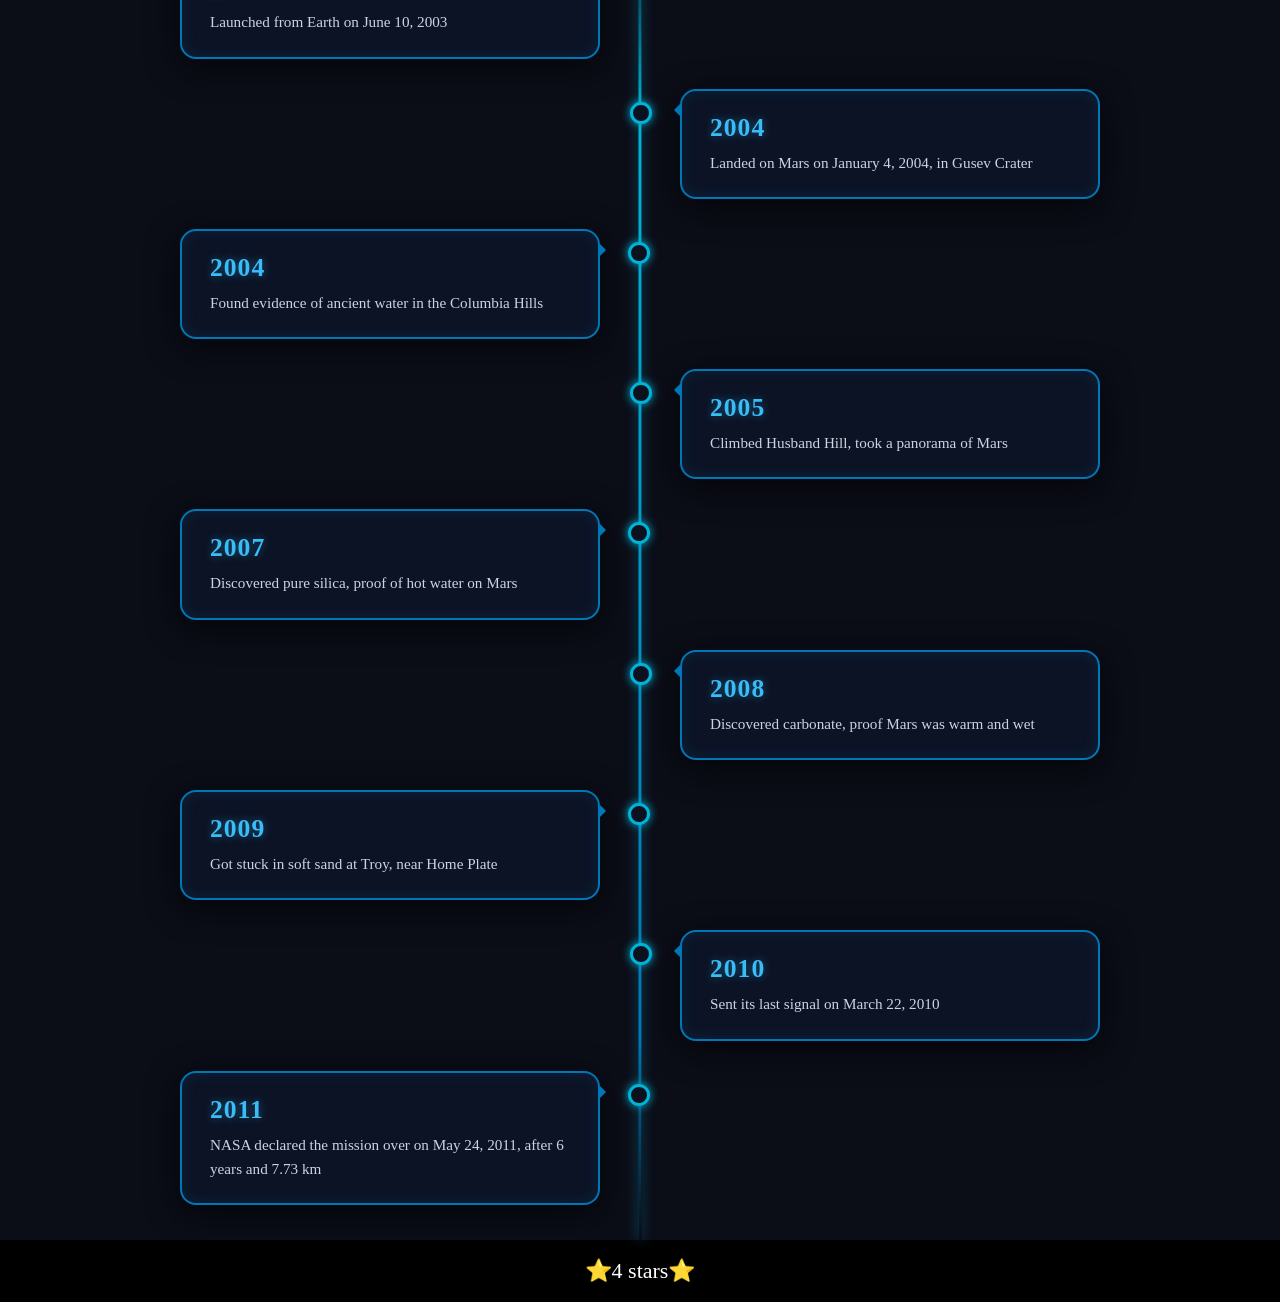
<file: Spirit.html>
<!DOCTYPE html>
<html lang="en">
<head>
    <meta charset="UTF-8">
    <meta name="viewport" content="width=device-width, initial-scale=1.0">
    <title>Spirit</title>
    <link rel="icon" href="After edit.png">
    <link rel="stylesheet" href="Style-Spirit.css">
</head>
<body>
    <header>
        <img src="After edit.png"> 
        <h1>Spirit</h1> 


        <div class="ship-container">
    <input list="Ship" id="Ships Aviable" name="Ship Choose" placeholder="🚀Choose A Ship✨" oninput="navigateShip(this)">

    <datalist id="Ship">
        <option value="Home">
        <option value="Opportunity">
        <option value="Apollo">
        <option value="PERSEVERANCE">
        <option value="Curiosity">
        <option value="Quiz">
    </datalist>
    </div>

    <script>
        function navigateShip(input) {
        const selectedValue = input.value;
        if (selectedValue === "Home") {
        window.location.href = "index.html";
        }
        else if (selectedValue === "Opportunity") {
        window.location.href = "Opportunity.html";
        }
        else if (selectedValue === "Apollo"){
        window.location.href = "Appollo.html"
        }
        else if (selectedValue === "PERSEVERANCE"){
        window.location.href = "PERSEVERANCE.html"
        }
        else if (selectedValue === "Curiosity"){
        window.location.href = "Curiosity.html"
        }
        else if (selectedValue === "Quiz"){
        window.location.href = "Quiz.html"
        }


    }

    </script>

    </header>
    <!-- Intro -->
    <div class="opportunity-section">
        <div class="opportunity-card">
            <h2 class="opp-title">Spirit: The Rover That Got Stuck But Never Gave Up</h2>
            <p class="opp-text">
                <span class="highlight">Spirit</span> (also called MER-A) was a NASA Mars rover and the twin of Opportunity. Launched on June 10, 2003, it landed in <span class="highlight">Gusev Crater</span> on January 4, 2004, to search for evidence of ancient water.
            </p>
            <p class="opp-text">
                Spirit found rocks altered by water, pure silica proving ancient hot water, and <span class="highlight">carbonate minerals</span>—a crucial discovery showing Mars was once warm, wet, and potentially habitable. Across its journey, Spirit traveled over <span class="glow-number">7.73</span> km (<span class="glow-number">4.8</span> miles) and explored the Columbia Hills.
            </p>
            <div class="opp-highlight-box">
                <p>
                    Originally designed to last for only <strong>90 days</strong>, Spirit exceeded all expectations by operating for more than <strong>6 years</strong> (<strong>2,208 sols</strong>)!
                </p>
            </div>
            <p class="opp-text">
                In 2009, Spirit got stuck in soft sand at a place called <span class="highlight">Troy</span>. After losing solar power during the Martian winter, it sent its final signal on March 22, 2010, permanently remaining a station on Mars.
            </p>
            <p class="opp-footer-text">So, let's dive deep into its remarkable journey and break it all down!! 🚀</p>
        </div>
    </div>



    <!-- pic1 -->
    <center><div class="Detailed-box">
        <h2 class="details-text">Some Spirit Pics.</h2>
        <div class="two-pic">
        <img class="details" src="Pics of spirtual ship/it's pic2.jpeg">
        <img class="details" src="Pics of spirtual ship/it's pic.jpeg">
        </div>
        <img class="detailH" src="Pics of spirtual ship/!!.jpeg">
        </div>
    </div></center>

    <!-- pics2 of hover -->
    <center><div class="oprtunity-Hover">
        <div class="Text"> <h2 class="Opportunity-Hover-text"> Pics. of Spirit</h2></div>
        <div class="two-pics">
            <img class="Hover-pics" src="Pics of spirtual ship/the ship parachot.jpeg">
            <img class="Hover-pics" src="Pics of spirtual ship/the ship.jpeg">
        </div>
    </div></center>

    <!-- Last pic roadmap -->
    <center><div class="Roadmap-box">
        <h2 class="Roadmap-text">The roadmap</h2>
        <dev class="Talk-img">
            <img class="roadmap" src="Pics of spirtual ship/Roadmap.jpeg">
            <p class="Roadmap-talk">
                This traverse map tracks the journey of NASA's
                 Spirit rover across Gusev Crater to the Columbia Hills. Over
                  its 6-year mission, Spirit 
                 rugged Martian terrain, sending back crucial data that changed our understanding of Mars.</p>
        </dev>
    </div></center>



    <!-- Timeline -->
    <dev class="Timeline">
        <dev class="c1">
            <dev class="2003">
                <h2>2003</h2>
                <p>Launched from Earth on June 10, 2003</p>
            </dev>
        </dev>
        <dev class="c2">
            <dev class="2004.1">
                <h2>2004</h2>
                <p>Landed on Mars on January 4, 2004, in Gusev Crater</p>
            </dev>
        </dev>
        <dev class="c3">
            <dev class="2004.2">
                <h2>2004</h2>
                <p> Found evidence of ancient water in the Columbia Hills</p>
            </dev>
        </dev>
        <dev class="c4">
            <dev class="2005">
                <h2>2005</h2>
                <p>Climbed Husband Hill, took a panorama of Mars</p>
            </dev>
        </dev>
        <dev class="c5">
            <dev class="2011">
                <h2>2007</h2>
                <p>Discovered pure silica, proof of hot water on Mars</p>
            </dev>
        </dev>
        <dev class="c6">
            <dev class="2015">
                <h2>2008</h2>
                <p>Discovered carbonate, proof Mars was warm and wet</p>
            </dev>  
        </dev>
        <dev class="c7">
            <dev class="2018">
                <h2>2009</h2>
                <p>Got stuck in soft sand at Troy, near Home Plate</p>
            </dev>
        </dev>
        <dev class="c8">
            <dev class="2019">
                <h2>2010</h2>
                <p>Sent its last signal on March 22, 2010</p>
            </dev>
        </dev>
        <dev class="c7">
            <dev class="2019">
                <h2>2011</h2>
                <p>NASA declared the mission over on May 24, 2011, after 6 years and 7.73 km</p>
            </dev>
        </dev>
    </dev>



<!-- footer -->
    <footer>
        <p>⭐4 stars⭐</p>

    </footer>

</body>
</html>
</file>
<file: Style-index.css>
body{
    background-color: #0b0d17;
}
*{
    margin: 0;
    padding: 0;
    box-sizing: border-box;
} 
header{
    background-color:black;
    padding: 20px;
    color:white;
    display: flex;
    align-items: center;
    gap: 12px;
}
header img{
    width: 35px;
    height: 35px;
    object-fit: contain;
}
header h1{
  font-size: 22px;
  line-height: 1;
  white-space: nowrap;
  font-family: 'Times New Roman', Times, serif;
}

.logo {
  display: flex;
  flex-direction: column;
  align-items: center;
  justify-content: center;
  text-align: center;
  padding: 40px 20px 60px;
}

.logo-img {
  width: 220px;
  height: auto;
  filter: drop-shadow(0 0 25px rgba(56, 189, 248, 0.6));
}

.logo{
  margin-top: 20px; 
  margin-bottom: 25px;
  display: flex;
  justify-content: center;
}

.klam{
    color:#38bdf8;
    font-size: xx-large;
    font-family: 'Times New Roman', Times, serif;
    text-shadow: 0 0 15px rgba(56, 189, 248, 0.7);
}





.ship-container {
  display: flex;
  justify-content: center;
  align-items: center;
  margin: 30px auto;
  width: 100%;
}

.ship-container input {
  width: 100%;
  max-width: 380px;            
  padding: 12px 20px;
  font-size: 16px;
  font-weight: 500;
  text-align: center;         
  color: #ffffff;             
  background-color: #1e293b;   
  border: 1.5px solid #38bdf8;    
  border-radius: 30px;        
  outline: none;
  transition: all 0.3s ease;
}

.ship-container input::placeholder {
  color: #94a3b8;
  opacity: 0.9;
}

.ship-container input:hover,
.ship-container input:focus {
  border-color: #0284c7;
  box-shadow: 0 0 15px rgba(56, 189, 248, 0.4);
  background-color: #0f172a;
}






footer{
    background-color: black;
    padding: 20px;
    color:white;
    display: flex;
    align-items: center;
    gap: 12px;

}

footer p{
  font-size: 22px;
  line-height: 1;
  white-space: nowrap;
  font-family: 'Times New Roman', Times, serif;

  text-align: center;
  width: 100%;
}
</file>
<file: Style-Appollo.css>
/* body{
    background-color: #0b0d17;
} */

body {
    background-image: url('Pics of oprtunity ship/mmmmmm.jpg');
    background-color: #0b0d17;
    background-size: cover;
    background-position: center;
    background-repeat: no-repeat;
    background-attachment: fixed;
    color: #ffffff;
    min-height: 100vh;
}

*{
    margin: 0;
    padding: 0;
    box-sizing: border-box;
} 
header{
    background-color:black;
    padding: 20px;
    color:white;
    display: flex;
    align-items: center;
    gap: 12px;
}
header img{
    width: 35px;
    height: 35px;
    object-fit: contain;
}
header h1{
  font-size: 22px;
  line-height: 1;
  white-space: nowrap;
  font-family: 'Times New Roman', Times, serif;
}

.ship-container {
  display: flex;
  justify-content: right;
  align-items: right;
  margin: 0% auto;
  width: 100%;
}

.ship-container input {
  width: 100%;
  max-width: 380px;            
  padding: 12px 20px;
  font-size: 16px;
  font-weight: 500;
  text-align: center;         
  color: #ffffff;             
  background-color: #1e293b;   
  border: 1.5px solid #38bdf8;    
  border-radius: 30px;        
  outline: none;
  transition: all 0.3s ease;
}

.ship-container input::placeholder {
  color: #94a3b8;
  opacity: 0.9;
}

.ship-container input:hover,
.ship-container input:focus {
  border-color: #0284c7;
  box-shadow: 0 0 15px rgba(56, 189, 248, 0.4);
  background-color: #0f172a;
}
/* Text */
.opportunity-section {
  width: 95%;
  display: flex;
  justify-content: center;
  align-items: center;
  padding: 40px 20px;
  width: 100%;
}

.opportunity-card {
  max-width: 750px;
  background-color: rgba(30, 41, 59, 0.4);
  border: 1.5px solid rgba(56, 189, 248, 0.3);
  border-radius: 20px;
  padding: 35px;
  backdrop-filter: blur(8px);
  box-shadow: 0 0 25px rgba(11, 61, 145, 0.3);
  text-align: center;
}

.opp-title {
  font-family: 'Orbitron', sans-serif;
  font-size: 26px;
  font-weight: 700;
  color: #38bdf8;
  margin-bottom: 20px;
  text-shadow: 0 0 12px rgba(56, 189, 248, 0.5);
}

.opp-text {
  font-family: 'Inter', sans-serif;
  font-size: 16px;
  line-height: 1.7;
  color: #cbd5e1;
  margin-bottom: 15px;
}

.highlight {
  color: #38bdf8;
  font-weight: 600;
}

.glow-number {
  color: #ffffff;
  font-family: 'Orbitron', sans-serif;
  font-weight: 700;
  text-shadow: 0 0 10px rgba(56, 189, 248, 0.8);
}

.opp-highlight-box {
  background-color: rgba(15, 23, 42, 0.8);
  border-left: 4px solid #38bdf8;
  border-right: 4px solid #38bdf8;
  border-radius: 10px;
  padding: 18px;
  margin: 25px 0;
  font-family: 'Inter', sans-serif;
  font-size: 15px;
  color: #ffffff;
  box-shadow: inset 0 0 10px rgba(56, 189, 248, 0.1);
}

.opp-highlight-box strong {
  color: #38bdf8;
}

.opp-footer-text {
  font-family: 'Orbitron', sans-serif;
  font-size: 17px;
  color: #38bdf8;
  margin-top: 20px;
  font-weight: 600;
  text-shadow: 0 0 10px rgba(56, 189, 248, 0.4);
}

/*first detailed pic*/

.Detailed-box {
  max-width: 750px;
  width: 95%;
  background-color: rgba(30, 41, 59, 0.4);
  border: 1.5px solid rgba(56, 189, 248, 0.3);
  border-radius: 20px;
  padding: 15px 15px 15px 35px;
  backdrop-filter: blur(8px);
  box-shadow: 0 0 25px rgba(11, 61, 145, 0.3);
  text-align: center;
  box-sizing: border-box;
}

.details-text{
  background-color: rgba(15, 23, 42, 0.8);
  border-left: 4px solid #38bdf8;
  border-right: 4px solid #38bdf8;
  border-radius: 10px;
  padding: 18px;
  margin: 25px 0;
  font-family: 'Inter', sans-serif;
  font-size: 15px;
  color: #ffffff;
  box-shadow: inset 0 0 10px rgba(56, 189, 248, 0.1);
  font-size: 26px;
  font-weight: 700;
  color: #38bdf8;
  text-shadow: 0 0 12px rgba(56, 189, 248, 0.5);
}
.details {
  width: 100%;
  height: 100%;

  object-fit: cover;
  object-position: center; 
  display: block;
  border-radius: 20px;
}

/*new couple of pics*/

.oprtunity-Hover{
  background-color: rgba(30, 41, 59, 0.4);
  border: 1.5px solid rgba(56, 189, 248, 0.3);
  border-radius: 20px;
  padding: 15px 15px 15px 35px;
  backdrop-filter: blur(8px);
  box-shadow: 0 0 25px rgba(11, 61, 145, 0.3);
  text-align: center;
  margin-top: 35px;
  margin-bottom: 35px;
  gap: 20px;
  width: 95%;
  max-width: 100%;
  box-sizing: border-box;
}

.Text{
    .Opportunity-Hover-text{
    background-color: rgba(15, 23, 42, 0.8);
    border-left: 4px solid #38bdf8;
    border-right: 4px solid #38bdf8;
    border-radius: 10px;
    padding: 18px;
    margin: 25px 0;
    font-family: 'Inter', sans-serif;
    font-size: 15px;
    color: #ffffff;
    box-shadow: inset 0 0 10px rgba(56, 189, 248, 0.1);
    font-size: 26px;
    font-weight: 700;
    color: #38bdf8;
    text-shadow: 0 0 12px rgba(56, 189, 248, 0.5);
    }
}


.two-pic1 {
    display: flex;
    flex-wrap: wrap;
    justify-content: center;
    width: 100%;
    margin: 0 auto;
}

/* تنسيق الصور والمسافة بينهم باستخدام margin */
.details1 {
    width: calc(50% - 10px); /* كل صورة تاخد نص السطح مطروح منها مسافة بسيطة */
    height: 450px;
    object-fit: cover;
    object-position: center;
    border-radius: 20px;
    margin: 5px; /* المسافة من كل الاتجاهات (فوق، تحت، يمين، شمال) */
}




/*.two-pic1 {
    display: grid;
    grid-template-columns: repeat(2, 1fr);
    gap: 15px; 
    width: 100%;
}


.details1 {
  gap: 0px;
    width: 90%;
    height: 90%; 
    object-fit: cover; 
    object-position: center;
    border-radius: 20px; 
}*/




/* Roadmap */

.Roadmap-box {
  max-width: 750px;
  width: 95%;
  background-color: rgba(30, 41, 59, 0.4);
  border: 1.5px solid rgba(56, 189, 248, 0.3);
  border-radius: 20px;
  padding: 15px 15px 15px 35px;
  backdrop-filter: blur(8px);
  box-shadow: 0 0 25px rgba(11, 61, 145, 0.3);
  text-align: center;
  box-sizing: border-box;
  margin-bottom: 35px;

}

.Roadmap-text{
  background-color: rgba(15, 23, 42, 0.8);
  border-left: 4px solid #38bdf8;
  border-right: 4px solid #38bdf8;
  border-radius: 10px;
  padding: 18px;
  margin: 25px 0;
  font-family: 'Inter', sans-serif;
  font-size: 15px;
  color: #ffffff;
  box-shadow: inset 0 0 10px rgba(56, 189, 248, 0.1);
  font-size: 26px;
  font-weight: 700;
  color: #38bdf8;
  text-shadow: 0 0 12px rgba(56, 189, 248, 0.5);
}

.roadmap{
  width: 50%;
  height: auto;

  object-fit: cover;
  object-position: center; 
  display: block;
  border-radius: 20px;
}
.Talk-img{
    display: flex;
    gap: 20px;
    object-fit: cover;
}
.Roadmap-talk{
  width: 50%;
  font-family: 'Inter', sans-serif;
  font-size: 16px;
  line-height: 1.6;
  color: #e2e8f0;
  text-align: left;
  font-style: italic;
}


/* Records */

.Rec-box {
  max-width: 750px;
  width: 95%;
  background-color: rgba(30, 41, 59, 0.4);
  border: 1.5px solid rgba(56, 189, 248, 0.3);
  border-radius: 20px;
  padding: 15px 15px 15px 35px;
  backdrop-filter: blur(8px);
  box-shadow: 0 0 25px rgba(11, 61, 145, 0.3);
  text-align: center;
  box-sizing: border-box;
  margin-bottom: 35px;
}

.Rec-text{
  background-color: rgba(15, 23, 42, 0.8);
  border-left: 4px solid #38bdf8;
  border-right: 4px solid #38bdf8;
  border-radius: 10px;
  padding: 18px;
  margin: 25px 0;
  font-family: 'Inter', sans-serif;
  font-size: 15px;
  color: #ffffff;
  box-shadow: inset 0 0 10px rgba(56, 189, 248, 0.1);
  font-size: 26px;
  font-weight: 700;
  color: #38bdf8;
  text-shadow: 0 0 12px rgba(56, 189, 248, 0.5);
}

.Record{
  width: auto;
  height: auto;

  object-fit: cover;
  object-position: center; 
  display: block;
  border-radius: 20px;
}
.Rec-Talk{
    display: flex;
    flex-direction: column;
    gap: 20px;
    object-fit: cover;
}
.Records-talk{
  width: auto;
  font-family: 'Inter', sans-serif;
  font-size: 16px;
  line-height: 1.6;
  color: #e2e8f0;
  font-style: italic;
  /* text-align: left; */
}


/* timetable */
dev {
  display: block;
  box-sizing: border-box;
}

.Timeline {
  position: relative;
  max-width: 1000px;
  margin: 0 auto;
  padding: 20px 0;
}

.Timeline::after {
  content: '';
  position: absolute;
  width: 3px;
  background: linear-gradient(180deg, transparent, #00b4d8 15%, #0077b6 85%, transparent);
  box-shadow: 0 0 12px rgba(0, 180, 216, 0.6);
  top: 0;
  bottom: 0;
  left: 50%;
  transform: translateX(-50%);
}

.Timeline > dev {
  padding: 15px 40px;
  position: relative;
  width: 50%;
}

.Timeline > dev::after {
  content: '';
  position: absolute;
  width: 16px;
  height: 16px;
  background-color: #0b111e;
  border: 3px solid #00b4d8;
  top: 28px;
  border-radius: 50%;
  z-index: 2;
  box-shadow: 0 0 10px #00b4d8;
}

.Timeline > dev > dev {
  padding: 22px 28px;
  background: rgba(13, 22, 41, 0.85);
  border: 2px solid #0077b6;
  border-radius: 16px;
  box-shadow: 0 8px 32px 0 rgba(0, 0, 0, 0.6),
              inset 0 0 15px rgba(0, 119, 182, 0.15);
  position: relative;
}

.Timeline h2 {
  margin: 0 0 8px 0;
  font-size: 1.6rem;
  color: #38bdf8;
  letter-spacing: 1px;
  text-shadow: 0 0 10px rgba(56, 189, 248, 0.4);
}

.Timeline p {
  margin: 0;
  font-size: 0.95rem;
  line-height: 1.6;
  color: #cbd5e1;
}

.c1, .c3, .c5, .c7 {
  left: 0;
}

.c1::after, .c3::after, .c5::after, .c7::after {
  right: -10px;
}

.c1::before, .c3::before, .c5::before, .c7::before {
  content: " ";
  position: absolute;
  top: 30px;
  right: 28px;
  border: 6px solid transparent;
  border-left-color: #0077b6;
  z-index: 1;
}

.c2, .c4, .c6, .c8 {
  left: 50%;
}

.c2::after, .c4::after, .c6::after, .c8::after {
  left: -10px;
}

.c2::before, .c4::before, .c6::before, .c8::before {
  content: " ";
  position: absolute;
  top: 30px;
  left: 28px;
  border: 6px solid transparent;
  border-right-color: #0077b6;
  z-index: 1;
}

@media screen and (max-width: 768px) {
  .Timeline::after {
    left: 20px;
  }

  .Timeline > dev {
    width: 100%;
    padding-left: 50px;
    padding-right: 15px;
  }

  .c1, .c2, .c3, .c4, .c5, .c6, .c7, .c8 {
    left: 0%;
  }

  .Timeline > dev::after {
    left: 12px !important;
  }

  .c1::before, .c3::before, .c5::before, .c7::before,
  .c2::before, .c4::before, .c6::before, .c8::before {
    left: 38px;
    border-color: transparent #0077b6 transparent transparent;
  }
}


footer{
    background-color: black;
    padding: 20px;
    color:white;
    display: flex;
    align-items: center;
    gap: 12px;

}

footer p{
  font-size: 22px;
  line-height: 1;
  white-space: nowrap;
  font-family: 'Times New Roman', Times, serif;

  text-align: center;
  width: 100%;
}
</file>
<file: Style-Curiosity.css>
/* body{
    background-color: #0b0d17;
} */

body {
    background-image: url('Pics of oprtunity ship/mmmmmm.jpg');
    background-color: #0b0d17;
    background-size: cover;
    background-position: center;
    background-repeat: no-repeat;
    background-attachment: fixed;
    color: #ffffff;
    min-height: 100vh;
}

*{
    margin: 0;
    padding: 0;
    box-sizing: border-box;
} 
header{
    background-color:black;
    padding: 20px;
    color:white;
    display: flex;
    align-items: center;
    gap: 12px;
}
header img{
    width: 35px;
    height: 35px;
    object-fit: contain;
}
header h1{
  font-size: 22px;
  line-height: 1;
  white-space: nowrap;
  font-family: 'Times New Roman', Times, serif;
}

.ship-container {
  display: flex;
  justify-content: right;
  align-items: right;
  margin: 0% auto;
  width: 100%;
}

.ship-container input {
  width: 100%;
  max-width: 380px;            
  padding: 12px 20px;
  font-size: 16px;
  font-weight: 500;
  text-align: center;         
  color: #ffffff;             
  background-color: #1e293b;   
  border: 1.5px solid #38bdf8;    
  border-radius: 30px;        
  outline: none;
  transition: all 0.3s ease;
}

.ship-container input::placeholder {
  color: #94a3b8;
  opacity: 0.9;
}

.ship-container input:hover,
.ship-container input:focus {
  border-color: #0284c7;
  box-shadow: 0 0 15px rgba(56, 189, 248, 0.4);
  background-color: #0f172a;
}
/* Text */
.opportunity-section {
  width: 95%;
  display: flex;
  justify-content: center;
  align-items: center;
  padding: 40px 20px;
  width: 100%;
}

.opportunity-card {
  max-width: 750px;
  background-color: rgba(30, 41, 59, 0.4);
  border: 1.5px solid rgba(56, 189, 248, 0.3);
  border-radius: 20px;
  padding: 35px;
  backdrop-filter: blur(8px);
  box-shadow: 0 0 25px rgba(11, 61, 145, 0.3);
  text-align: center;
}

.opp-title {
  font-family: 'Orbitron', sans-serif;
  font-size: 26px;
  font-weight: 700;
  color: #38bdf8;
  margin-bottom: 20px;
  text-shadow: 0 0 12px rgba(56, 189, 248, 0.5);
}

.opp-text {
  font-family: 'Inter', sans-serif;
  font-size: 16px;
  line-height: 1.7;
  color: #cbd5e1;
  margin-bottom: 15px;
}

.highlight {
  color: #38bdf8;
  font-weight: 600;
}

.glow-number {
  color: #ffffff;
  font-family: 'Orbitron', sans-serif;
  font-weight: 700;
  text-shadow: 0 0 10px rgba(56, 189, 248, 0.8);
}

.opp-highlight-box {
  background-color: rgba(15, 23, 42, 0.8);
  border-left: 4px solid #38bdf8;
  border-right: 4px solid #38bdf8;
  border-radius: 10px;
  padding: 18px;
  margin: 25px 0;
  font-family: 'Inter', sans-serif;
  font-size: 15px;
  color: #ffffff;
  box-shadow: inset 0 0 10px rgba(56, 189, 248, 0.1);
}

.opp-highlight-box strong {
  color: #38bdf8;
}

.opp-footer-text {
  font-family: 'Orbitron', sans-serif;
  font-size: 17px;
  color: #38bdf8;
  margin-top: 20px;
  font-weight: 600;
  text-shadow: 0 0 10px rgba(56, 189, 248, 0.4);
}

/*first detailed pic*/

.Detailed-box {
  max-width: 750px;
  width: 95%;
  background-color: rgba(30, 41, 59, 0.4);
  border: 1.5px solid rgba(56, 189, 248, 0.3);
  border-radius: 20px;
  padding: 15px 15px 15px 35px;
  backdrop-filter: blur(8px);
  box-shadow: 0 0 25px rgba(11, 61, 145, 0.3);
  text-align: center;
  box-sizing: border-box;
  margin-bottom: 35px;
}

.details-text{
  background-color: rgba(15, 23, 42, 0.8);
  border-left: 4px solid #38bdf8;
  border-right: 4px solid #38bdf8;
  border-radius: 10px;
  padding: 18px;
  margin: 25px 0;
  font-family: 'Inter', sans-serif;
  font-size: 15px;
  color: #ffffff;
  box-shadow: inset 0 0 10px rgba(56, 189, 248, 0.1);
  font-size: 26px;
  font-weight: 700;
  color: #38bdf8;
  text-shadow: 0 0 12px rgba(56, 189, 248, 0.5);
}
.details {
  width: 100%;
  height: 100%;

  object-fit: cover;
  object-position: center; 
  display: block;
  border-radius: 20px;
}

/*new couple of pics*/

.oprtunity-Hover{
  background-color: rgba(30, 41, 59, 0.4);
  border: 1.5px solid rgba(56, 189, 248, 0.3);
  border-radius: 20px;
  padding: 15px 15px 15px 35px;
  backdrop-filter: blur(8px);
  box-shadow: 0 0 25px rgba(11, 61, 145, 0.3);
  text-align: center;
  margin-top: 35px;
  margin-bottom: 35px;
  gap: 20px;
  width: 95%;
  max-width: 100%;
  box-sizing: border-box;
}

.Text{
    .Opportunity-Hover-text{
    background-color: rgba(15, 23, 42, 0.8);
    border-left: 4px solid #38bdf8;
    border-right: 4px solid #38bdf8;
    border-radius: 10px;
    padding: 18px;
    margin: 25px 0;
    font-family: 'Inter', sans-serif;
    font-size: 15px;
    color: #ffffff;
    box-shadow: inset 0 0 10px rgba(56, 189, 248, 0.1);
    font-size: 26px;
    font-weight: 700;
    color: #38bdf8;
    text-shadow: 0 0 12px rgba(56, 189, 248, 0.5);
    }
}


.two-pic1 {
    display: flex;
    flex-wrap: wrap;
    justify-content: center;
    width: 100%;
    margin: 0 auto;
}

/* تنسيق الصور والمسافة بينهم باستخدام margin */
.details1 {
    width: calc(50% - 10px); /* كل صورة تاخد نص السطح مطروح منها مسافة بسيطة */
    height: 450px;
    object-fit: cover;
    object-position: center;
    border-radius: 20px;
    margin: 5px; /* المسافة من كل الاتجاهات (فوق، تحت، يمين، شمال) */
}








/* Roadmap */

.Roadmap-box {
  max-width: 750px;
  width: 95%;
  background-color: rgba(30, 41, 59, 0.4);
  border: 1.5px solid rgba(56, 189, 248, 0.3);
  border-radius: 20px;
  padding: 15px 15px 15px 35px;
  backdrop-filter: blur(8px);
  box-shadow: 0 0 25px rgba(11, 61, 145, 0.3);
  text-align: center;
  box-sizing: border-box;
  margin-bottom: 35px;

}

.Roadmap-text{
  background-color: rgba(15, 23, 42, 0.8);
  border-left: 4px solid #38bdf8;
  border-right: 4px solid #38bdf8;
  border-radius: 10px;
  padding: 18px;
  margin: 25px 0;
  font-family: 'Inter', sans-serif;
  font-size: 15px;
  color: #ffffff;
  box-shadow: inset 0 0 10px rgba(56, 189, 248, 0.1);
  font-size: 26px;
  font-weight: 700;
  color: #38bdf8;
  text-shadow: 0 0 12px rgba(56, 189, 248, 0.5);
}

.roadmap{
  width: 50%;
  height: auto;

  object-fit: cover;
  object-position: center; 
  display: block;
  border-radius: 20px;
}
.Talk-img{
    display: flex;
    gap: 20px;
    object-fit: cover;
}
.Roadmap-talk{
  width: 50%;
  font-family: 'Inter', sans-serif;
  font-size: 16px;
  line-height: 1.6;
  color: #e2e8f0;
  text-align: left;
  font-style: italic;
}




/* Right */


.Roadmap-boxR {
  max-width: 750px;
  width: 95%;
  background-color: rgba(30, 41, 59, 0.4);
  border: 1.5px solid rgba(56, 189, 248, 0.3);
  border-radius: 20px;
  padding: 15px 15px 15px 35px;
  backdrop-filter: blur(8px);
  box-shadow: 0 0 25px rgba(11, 61, 145, 0.3);
  text-align: center;
  box-sizing: border-box;
  margin-bottom: 35px;

}

.Roadmap-textR{
  background-color: rgba(15, 23, 42, 0.8);
  border-left: 4px solid #38bdf8;
  border-right: 4px solid #38bdf8;
  border-radius: 10px;
  padding: 18px;
  margin: 25px 0;
  font-family: 'Inter', sans-serif;
  font-size: 15px;
  color: #ffffff;
  box-shadow: inset 0 0 10px rgba(56, 189, 248, 0.1);
  font-size: 26px;
  font-weight: 700;
  color: #38bdf8;
  text-shadow: 0 0 12px rgba(56, 189, 248, 0.5);
}

.roadmapR{
  width: 50%;
  height: auto;

  object-fit: cover;
  object-position: center; 
  display: block;
  border-radius: 20px;
}
.Talk-imgR{
    display: flex;
    gap: 20px;
    object-fit: cover;
}
.Roadmap-talkR{
  width: 50%;
  font-family: 'Inter', sans-serif;
  font-size: 16px;
  line-height: 1.6;
  color: #e2e8f0;
  text-align: left;
  font-style: italic;
}




/* Records */

.Rec-box {
  max-width: 750px;
  width: 95%;
  background-color: rgba(30, 41, 59, 0.4);
  border: 1.5px solid rgba(56, 189, 248, 0.3);
  border-radius: 20px;
  padding: 15px 15px 15px 35px;
  backdrop-filter: blur(8px);
  box-shadow: 0 0 25px rgba(11, 61, 145, 0.3);
  text-align: center;
  box-sizing: border-box;
  margin-bottom: 35px;
}

.Rec-text{
  background-color: rgba(15, 23, 42, 0.8);
  border-left: 4px solid #38bdf8;
  border-right: 4px solid #38bdf8;
  border-radius: 10px;
  padding: 18px;
  margin: 25px 0;
  font-family: 'Inter', sans-serif;
  font-size: 15px;
  color: #ffffff;
  box-shadow: inset 0 0 10px rgba(56, 189, 248, 0.1);
  font-size: 26px;
  font-weight: 700;
  color: #38bdf8;
  text-shadow: 0 0 12px rgba(56, 189, 248, 0.5);
}

.Record{
  width: auto;
  height: auto;

  object-fit: cover;
  object-position: center; 
  display: block;
  border-radius: 20px;
}
.Rec-Talk{
    display: flex;
    flex-direction: column;
    gap: 20px;
    object-fit: cover;
}
.Records-talk{
  width: auto;
  font-family: 'Inter', sans-serif;
  font-size: 16px;
  line-height: 1.6;
  color: #e2e8f0;
  font-style: italic;
  text-align: left;
}


/* timetable */
dev {
  display: block;
  box-sizing: border-box;
}

.Timeline {
  position: relative;
  max-width: 1000px;
  margin: 0 auto;
  padding: 20px 0;
}

.Timeline::after {
  content: '';
  position: absolute;
  width: 3px;
  background: linear-gradient(180deg, transparent, #00b4d8 15%, #0077b6 85%, transparent);
  box-shadow: 0 0 12px rgba(0, 180, 216, 0.6);
  top: 0;
  bottom: 0;
  left: 50%;
  transform: translateX(-50%);
}

.Timeline > dev {
  padding: 15px 40px;
  position: relative;
  width: 50%;
}

.Timeline > dev::after {
  content: '';
  position: absolute;
  width: 16px;
  height: 16px;
  background-color: #0b111e;
  border: 3px solid #00b4d8;
  top: 28px;
  border-radius: 50%;
  z-index: 2;
  box-shadow: 0 0 10px #00b4d8;
}

.Timeline > dev > dev {
  padding: 22px 28px;
  background: rgba(13, 22, 41, 0.85);
  border: 2px solid #0077b6;
  border-radius: 16px;
  box-shadow: 0 8px 32px 0 rgba(0, 0, 0, 0.6),
              inset 0 0 15px rgba(0, 119, 182, 0.15);
  position: relative;
}

.Timeline h2 {
  margin: 0 0 8px 0;
  font-size: 1.6rem;
  color: #38bdf8;
  letter-spacing: 1px;
  text-shadow: 0 0 10px rgba(56, 189, 248, 0.4);
}

.Timeline p {
  margin: 0;
  font-size: 0.95rem;
  line-height: 1.6;
  color: #cbd5e1;
}

.c1, .c3, .c5, .c7 {
  left: 0;
}

.c1::after, .c3::after, .c5::after, .c7::after {
  right: -10px;
}

.c1::before, .c3::before, .c5::before, .c7::before {
  content: " ";
  position: absolute;
  top: 30px;
  right: 28px;
  border: 6px solid transparent;
  border-left-color: #0077b6;
  z-index: 1;
}

.c2, .c4, .c6, .c8 {
  left: 50%;
}

.c2::after, .c4::after, .c6::after, .c8::after {
  left: -10px;
}

.c2::before, .c4::before, .c6::before, .c8::before {
  content: " ";
  position: absolute;
  top: 30px;
  left: 28px;
  border: 6px solid transparent;
  border-right-color: #0077b6;
  z-index: 1;
}

@media screen and (max-width: 768px) {
  .Timeline::after {
    left: 20px;
  }

  .Timeline > dev {
    width: 100%;
    padding-left: 50px;
    padding-right: 15px;
  }

  .c1, .c2, .c3, .c4, .c5, .c6, .c7, .c8 {
    left: 0%;
  }

  .Timeline > dev::after {
    left: 12px !important;
  }

  .c1::before, .c3::before, .c5::before, .c7::before,
  .c2::before, .c4::before, .c6::before, .c8::before {
    left: 38px;
    border-color: transparent #0077b6 transparent transparent;
  }
}


footer{
    background-color: black;
    padding: 20px;
    color:white;
    display: flex;
    align-items: center;
    gap: 12px;

}

footer p{
  font-size: 22px;
  line-height: 1;
  white-space: nowrap;
  font-family: 'Times New Roman', Times, serif;

  text-align: center;
  width: 100%;
}
</file>
<file: Style-Opportunity.css>
/* body{
    background-color: #0b0d17;
} */

body {
    background-image: url('Pics of oprtunity ship/mmmmmm.jpg');
    background-color: #0b0d17;
    background-size: cover;
    background-position: center;
    background-repeat: no-repeat;
    background-attachment: fixed;
    color: #ffffff;
    min-height: 100vh;
}

*{
    margin: 0;
    padding: 0;
    box-sizing: border-box;
} 
header{
    background-color:black;
    padding: 20px;
    color:white;
    display: flex;
    align-items: center;
    gap: 12px;
}
header img{
    width: 35px;
    height: 35px;
    object-fit: contain;
}
header h1{
  font-size: 22px;
  line-height: 1;
  white-space: nowrap;
  font-family: 'Times New Roman', Times, serif;
}

.ship-container {
  display: flex;
  justify-content: right;
  align-items: right;
  margin: 0% auto;
  width: 100%;
}

.ship-container input {
  width: 100%;
  max-width: 380px;            
  padding: 12px 20px;
  font-size: 16px;
  font-weight: 500;
  text-align: center;         
  color: #ffffff;             
  background-color: #1e293b;   
  border: 1.5px solid #38bdf8;    
  border-radius: 30px;        
  outline: none;
  transition: all 0.3s ease;
}

.ship-container input::placeholder {
  color: #94a3b8;
  opacity: 0.9;
}

.ship-container input:hover,
.ship-container input:focus {
  border-color: #0284c7;
  box-shadow: 0 0 15px rgba(56, 189, 248, 0.4);
  background-color: #0f172a;
}
/* Text */
.opportunity-section {
  width: 95%;
  display: flex;
  justify-content: center;
  align-items: center;
  padding: 40px 20px;
  width: 100%;
}

.opportunity-card {
  max-width: 750px;
  background-color: rgba(30, 41, 59, 0.4);
  border: 1.5px solid rgba(56, 189, 248, 0.3);
  border-radius: 20px;
  padding: 35px;
  backdrop-filter: blur(8px);
  box-shadow: 0 0 25px rgba(11, 61, 145, 0.3);
  text-align: center;
}

.opp-title {
  font-family: 'Orbitron', sans-serif;
  font-size: 26px;
  font-weight: 700;
  color: #38bdf8;
  margin-bottom: 20px;
  text-shadow: 0 0 12px rgba(56, 189, 248, 0.5);
}

.opp-text {
  font-family: 'Inter', sans-serif;
  font-size: 16px;
  line-height: 1.7;
  color: #cbd5e1;
  margin-bottom: 15px;
}

.highlight {
  color: #38bdf8;
  font-weight: 600;
}

.glow-number {
  color: #ffffff;
  font-family: 'Orbitron', sans-serif;
  font-weight: 700;
  text-shadow: 0 0 10px rgba(56, 189, 248, 0.8);
}

.opp-highlight-box {
  background-color: rgba(15, 23, 42, 0.8);
  border-left: 4px solid #38bdf8;
  border-right: 4px solid #38bdf8;
  border-radius: 10px;
  padding: 18px;
  margin: 25px 0;
  font-family: 'Inter', sans-serif;
  font-size: 15px;
  color: #ffffff;
  box-shadow: inset 0 0 10px rgba(56, 189, 248, 0.1);
}

.opp-highlight-box strong {
  color: #38bdf8;
}

.opp-footer-text {
  font-family: 'Orbitron', sans-serif;
  font-size: 17px;
  color: #38bdf8;
  margin-top: 20px;
  font-weight: 600;
  text-shadow: 0 0 10px rgba(56, 189, 248, 0.4);
}

/*first detailed pic*/

.Detailed-box {
  max-width: 750px;
  width: 95%;
  background-color: rgba(30, 41, 59, 0.4);
  border: 1.5px solid rgba(56, 189, 248, 0.3);
  border-radius: 20px;
  padding: 15px 15px 15px 35px;
  backdrop-filter: blur(8px);
  box-shadow: 0 0 25px rgba(11, 61, 145, 0.3);
  text-align: center;
  box-sizing: border-box;
}

.details-text{
  background-color: rgba(15, 23, 42, 0.8);
  border-left: 4px solid #38bdf8;
  border-right: 4px solid #38bdf8;
  border-radius: 10px;
  padding: 18px;
  margin: 25px 0;
  font-family: 'Inter', sans-serif;
  font-size: 15px;
  color: #ffffff;
  box-shadow: inset 0 0 10px rgba(56, 189, 248, 0.1);
  font-size: 26px;
  font-weight: 700;
  color: #38bdf8;
  text-shadow: 0 0 12px rgba(56, 189, 248, 0.5);
}
.details {
  width: 100%;
  height: 100%;

  object-fit: cover;
  object-position: center; 
  display: block;
  border-radius: 20px;
}

/*new couple of pics*/

.oprtunity-Hover{
  background-color: rgba(30, 41, 59, 0.4);
  border: 1.5px solid rgba(56, 189, 248, 0.3);
  border-radius: 20px;
  padding: 15px 15px 15px 35px;
  backdrop-filter: blur(8px);
  box-shadow: 0 0 25px rgba(11, 61, 145, 0.3);
  text-align: center;
  margin-top: 35px;
  margin-bottom: 35px;
  gap: 20px;
  width: 95%;
  max-width: 100%;
  box-sizing: border-box;
}

.Text{
    .Opportunity-Hover-text{
    background-color: rgba(15, 23, 42, 0.8);
    border-left: 4px solid #38bdf8;
    border-right: 4px solid #38bdf8;
    border-radius: 10px;
    padding: 18px;
    margin: 25px 0;
    font-family: 'Inter', sans-serif;
    font-size: 15px;
    color: #ffffff;
    box-shadow: inset 0 0 10px rgba(56, 189, 248, 0.1);
    font-size: 26px;
    font-weight: 700;
    color: #38bdf8;
    text-shadow: 0 0 12px rgba(56, 189, 248, 0.5);
    }
}

.two-pics{
    display: flex;
    gap: 20px;
    object-fit: cover;
    justify-content: center;
        .Hover-pics{
        width: 50%;
        height: auto;
        object-fit: cover;
        object-position: center;
        display: block;
        object-fit: cover;
        border-radius: 20px;
        }
}

/* Roadmap */

.Roadmap-box {
  max-width: 750px;
  width: 95%;
  background-color: rgba(30, 41, 59, 0.4);
  border: 1.5px solid rgba(56, 189, 248, 0.3);
  border-radius: 20px;
  padding: 15px 15px 15px 35px;
  backdrop-filter: blur(8px);
  box-shadow: 0 0 25px rgba(11, 61, 145, 0.3);
  text-align: center;
  box-sizing: border-box;
  margin-bottom: 35px;

}

.Roadmap-text{
  background-color: rgba(15, 23, 42, 0.8);
  border-left: 4px solid #38bdf8;
  border-right: 4px solid #38bdf8;
  border-radius: 10px;
  padding: 18px;
  margin: 25px 0;
  font-family: 'Inter', sans-serif;
  font-size: 15px;
  color: #ffffff;
  box-shadow: inset 0 0 10px rgba(56, 189, 248, 0.1);
  font-size: 26px;
  font-weight: 700;
  color: #38bdf8;
  text-shadow: 0 0 12px rgba(56, 189, 248, 0.5);
}

.roadmap{
  width: 50%;
  height: auto;

  object-fit: cover;
  object-position: center; 
  display: block;
  border-radius: 20px;
}
.Talk-img{
    display: flex;
    gap: 20px;
    object-fit: cover;
}
.Roadmap-talk{
  width: 50%;
  font-family: 'Inter', sans-serif;
  font-size: 16px;
  line-height: 1.6;
  color: #e2e8f0;
  text-align: left;
  font-style: italic;
}


/* Records */

.Rec-box {
  max-width: 750px;
  width: 95%;
  background-color: rgba(30, 41, 59, 0.4);
  border: 1.5px solid rgba(56, 189, 248, 0.3);
  border-radius: 20px;
  padding: 15px 15px 15px 35px;
  backdrop-filter: blur(8px);
  box-shadow: 0 0 25px rgba(11, 61, 145, 0.3);
  text-align: center;
  box-sizing: border-box;
  margin-bottom: 35px;
}

.Rec-text{
  background-color: rgba(15, 23, 42, 0.8);
  border-left: 4px solid #38bdf8;
  border-right: 4px solid #38bdf8;
  border-radius: 10px;
  padding: 18px;
  margin: 25px 0;
  font-family: 'Inter', sans-serif;
  font-size: 15px;
  color: #ffffff;
  box-shadow: inset 0 0 10px rgba(56, 189, 248, 0.1);
  font-size: 26px;
  font-weight: 700;
  color: #38bdf8;
  text-shadow: 0 0 12px rgba(56, 189, 248, 0.5);
}

.Record{
  width: auto;
  height: auto;

  object-fit: cover;
  object-position: center; 
  display: block;
  border-radius: 20px;
}
.Rec-Talk{
    display: flex;
    flex-direction: column;
    gap: 20px;
    object-fit: cover;
}
.Records-talk{
  width: 50%;
  font-family: 'Inter', sans-serif;
  font-size: 16px;
  line-height: 1.6;
  color: #e2e8f0;
  font-style: italic;
  text-align: left;
}


/* timetable */
dev {
  display: block;
  box-sizing: border-box;
}

.Timeline {
  position: relative;
  max-width: 1000px;
  margin: 0 auto;
  padding: 20px 0;
}

.Timeline::after {
  content: '';
  position: absolute;
  width: 3px;
  background: linear-gradient(180deg, transparent, #00b4d8 15%, #0077b6 85%, transparent);
  box-shadow: 0 0 12px rgba(0, 180, 216, 0.6);
  top: 0;
  bottom: 0;
  left: 50%;
  transform: translateX(-50%);
}

.Timeline > dev {
  padding: 15px 40px;
  position: relative;
  width: 50%;
}

.Timeline > dev::after {
  content: '';
  position: absolute;
  width: 16px;
  height: 16px;
  background-color: #0b111e;
  border: 3px solid #00b4d8;
  top: 28px;
  border-radius: 50%;
  z-index: 2;
  box-shadow: 0 0 10px #00b4d8;
}

.Timeline > dev > dev {
  padding: 22px 28px;
  background: rgba(13, 22, 41, 0.85);
  border: 2px solid #0077b6;
  border-radius: 16px;
  box-shadow: 0 8px 32px 0 rgba(0, 0, 0, 0.6),
              inset 0 0 15px rgba(0, 119, 182, 0.15);
  position: relative;
}

.Timeline h2 {
  margin: 0 0 8px 0;
  font-size: 1.6rem;
  color: #38bdf8;
  letter-spacing: 1px;
  text-shadow: 0 0 10px rgba(56, 189, 248, 0.4);
}

.Timeline p {
  margin: 0;
  font-size: 0.95rem;
  line-height: 1.6;
  color: #cbd5e1;
}

.c1, .c3, .c5, .c7 {
  left: 0;
}

.c1::after, .c3::after, .c5::after, .c7::after {
  right: -10px;
}

.c1::before, .c3::before, .c5::before, .c7::before {
  content: " ";
  position: absolute;
  top: 30px;
  right: 28px;
  border: 6px solid transparent;
  border-left-color: #0077b6;
  z-index: 1;
}

.c2, .c4, .c6, .c8 {
  left: 50%;
}

.c2::after, .c4::after, .c6::after, .c8::after {
  left: -10px;
}

.c2::before, .c4::before, .c6::before, .c8::before {
  content: " ";
  position: absolute;
  top: 30px;
  left: 28px;
  border: 6px solid transparent;
  border-right-color: #0077b6;
  z-index: 1;
}

@media screen and (max-width: 768px) {
  .Timeline::after {
    left: 20px;
  }

  .Timeline > dev {
    width: 100%;
    padding-left: 50px;
    padding-right: 15px;
  }

  .c1, .c2, .c3, .c4, .c5, .c6, .c7, .c8 {
    left: 0%;
  }

  .Timeline > dev::after {
    left: 12px !important;
  }

  .c1::before, .c3::before, .c5::before, .c7::before,
  .c2::before, .c4::before, .c6::before, .c8::before {
    left: 38px;
    border-color: transparent #0077b6 transparent transparent;
  }
}


footer{
    background-color: black;
    padding: 20px;
    color:white;
    display: flex;
    align-items: center;
    gap: 12px;

}

footer p{
  font-size: 22px;
  line-height: 1;
  white-space: nowrap;
  font-family: 'Times New Roman', Times, serif;

  text-align: center;
  width: 100%;
}
</file>
<file: Style-PERSEVERANCE.css>
/* body{
    background-color: #0b0d17;
} */

body {
    background-image: url('Pics of oprtunity ship/mmmmmm.jpg');
    background-color: #0b0d17;
    background-size: cover;
    background-position: center;
    background-repeat: no-repeat;
    background-attachment: fixed;
    color: #ffffff;
    min-height: 100vh;
}

*{
    margin: 0;
    padding: 0;
    box-sizing: border-box;
} 
header{
    background-color:black;
    padding: 20px;
    color:white;
    display: flex;
    align-items: center;
    gap: 12px;
}
header img{
    width: 35px;
    height: 35px;
    object-fit: contain;
}
header h1{
  font-size: 22px;
  line-height: 1;
  white-space: nowrap;
  font-family: 'Times New Roman', Times, serif;
}

.ship-container {
  display: flex;
  justify-content: right;
  align-items: right;
  margin: 0% auto;
  width: 100%;
}

.ship-container input {
  width: 100%;
  max-width: 380px;            
  padding: 12px 20px;
  font-size: 16px;
  font-weight: 500;
  text-align: center;         
  color: #ffffff;             
  background-color: #1e293b;   
  border: 1.5px solid #38bdf8;    
  border-radius: 30px;        
  outline: none;
  transition: all 0.3s ease;
}

.ship-container input::placeholder {
  color: #94a3b8;
  opacity: 0.9;
}

.ship-container input:hover,
.ship-container input:focus {
  border-color: #0284c7;
  box-shadow: 0 0 15px rgba(56, 189, 248, 0.4);
  background-color: #0f172a;
}
/* Text */
.opportunity-section {
  width: 95%;
  display: flex;
  justify-content: center;
  align-items: center;
  padding: 40px 20px;
  width: 100%;
}

.opportunity-card {
  max-width: 750px;
  background-color: rgba(30, 41, 59, 0.4);
  border: 1.5px solid rgba(56, 189, 248, 0.3);
  border-radius: 20px;
  padding: 35px;
  backdrop-filter: blur(8px);
  box-shadow: 0 0 25px rgba(11, 61, 145, 0.3);
  text-align: center;
}

.opp-title {
  font-family: 'Orbitron', sans-serif;
  font-size: 26px;
  font-weight: 700;
  color: #38bdf8;
  margin-bottom: 20px;
  text-shadow: 0 0 12px rgba(56, 189, 248, 0.5);
}

.opp-text {
  font-family: 'Inter', sans-serif;
  font-size: 16px;
  line-height: 1.7;
  color: #cbd5e1;
  margin-bottom: 15px;
}

.highlight {
  color: #38bdf8;
  font-weight: 600;
}

.glow-number {
  color: #ffffff;
  font-family: 'Orbitron', sans-serif;
  font-weight: 700;
  text-shadow: 0 0 10px rgba(56, 189, 248, 0.8);
}

.opp-highlight-box {
  background-color: rgba(15, 23, 42, 0.8);
  border-left: 4px solid #38bdf8;
  border-right: 4px solid #38bdf8;
  border-radius: 10px;
  padding: 18px;
  margin: 25px 0;
  font-family: 'Inter', sans-serif;
  font-size: 15px;
  color: #ffffff;
  box-shadow: inset 0 0 10px rgba(56, 189, 248, 0.1);
}

.opp-highlight-box strong {
  color: #38bdf8;
}

.opp-footer-text {
  font-family: 'Orbitron', sans-serif;
  font-size: 17px;
  color: #38bdf8;
  margin-top: 20px;
  font-weight: 600;
  text-shadow: 0 0 10px rgba(56, 189, 248, 0.4);
}

/*first detailed pic*/

.Detailed-box {
  max-width: 750px;
  width: 95%;
  background-color: rgba(30, 41, 59, 0.4);
  border: 1.5px solid rgba(56, 189, 248, 0.3);
  border-radius: 20px;
  padding: 15px 15px 15px 35px;
  backdrop-filter: blur(8px);
  box-shadow: 0 0 25px rgba(11, 61, 145, 0.3);
  text-align: center;
  box-sizing: border-box;
}

.details-text{
  background-color: rgba(15, 23, 42, 0.8);
  border-left: 4px solid #38bdf8;
  border-right: 4px solid #38bdf8;
  border-radius: 10px;
  padding: 18px;
  margin: 25px 0;
  font-family: 'Inter', sans-serif;
  font-size: 15px;
  color: #ffffff;
  box-shadow: inset 0 0 10px rgba(56, 189, 248, 0.1);
  font-size: 26px;
  font-weight: 700;
  color: #38bdf8;
  text-shadow: 0 0 12px rgba(56, 189, 248, 0.5);
}
.details {
  width: 100%;
  height: 100%;

  object-fit: cover;
  object-position: center; 
  display: block;
  border-radius: 20px;
}

/*new couple of pics*/

.oprtunity-Hover{
  background-color: rgba(30, 41, 59, 0.4);
  border: 1.5px solid rgba(56, 189, 248, 0.3);
  border-radius: 20px;
  padding: 15px 15px 15px 35px;
  backdrop-filter: blur(8px);
  box-shadow: 0 0 25px rgba(11, 61, 145, 0.3);
  text-align: center;
  margin-top: 35px;
  margin-bottom: 35px;
  gap: 20px;
  width: 95%;
  max-width: 100%;
  box-sizing: border-box;
}

.Text{
    .Opportunity-Hover-text{
    background-color: rgba(15, 23, 42, 0.8);
    border-left: 4px solid #38bdf8;
    border-right: 4px solid #38bdf8;
    border-radius: 10px;
    padding: 18px;
    margin: 25px 0;
    font-family: 'Inter', sans-serif;
    font-size: 15px;
    color: #ffffff;
    box-shadow: inset 0 0 10px rgba(56, 189, 248, 0.1);
    font-size: 26px;
    font-weight: 700;
    color: #38bdf8;
    text-shadow: 0 0 12px rgba(56, 189, 248, 0.5);
    }
}


.two-pic1 {
    display: flex;
    flex-wrap: wrap;
    justify-content: center;
    width: 100%;
    margin: 0 auto;
}

/* تنسيق الصور والمسافة بينهم باستخدام margin */
.details1 {
    width: calc(50% - 10px); /* كل صورة تاخد نص السطح مطروح منها مسافة بسيطة */
    height: 450px;
    object-fit: cover;
    object-position: center;
    border-radius: 20px;
    margin: 5px; /* المسافة من كل الاتجاهات (فوق، تحت، يمين، شمال) */
}




/*.two-pic1 {
    display: grid;
    grid-template-columns: repeat(2, 1fr);
    gap: 15px; 
    width: 100%;
}


.details1 {
  gap: 0px;
    width: 90%;
    height: 90%; 
    object-fit: cover; 
    object-position: center;
    border-radius: 20px; 
}*/




/* Roadmap */

.Roadmap-box {
  max-width: 750px;
  width: 95%;
  background-color: rgba(30, 41, 59, 0.4);
  border: 1.5px solid rgba(56, 189, 248, 0.3);
  border-radius: 20px;
  padding: 15px 15px 15px 35px;
  backdrop-filter: blur(8px);
  box-shadow: 0 0 25px rgba(11, 61, 145, 0.3);
  text-align: center;
  box-sizing: border-box;
  margin-bottom: 35px;

}

.Roadmap-text{
  background-color: rgba(15, 23, 42, 0.8);
  border-left: 4px solid #38bdf8;
  border-right: 4px solid #38bdf8;
  border-radius: 10px;
  padding: 18px;
  margin: 25px 0;
  font-family: 'Inter', sans-serif;
  font-size: 15px;
  color: #ffffff;
  box-shadow: inset 0 0 10px rgba(56, 189, 248, 0.1);
  font-size: 26px;
  font-weight: 700;
  color: #38bdf8;
  text-shadow: 0 0 12px rgba(56, 189, 248, 0.5);
}

.roadmap{
  width: 50%;
  height: auto;

  object-fit: cover;
  object-position: center; 
  display: block;
  border-radius: 20px;
}
.Talk-img{
    display: flex;
    gap: 20px;
    object-fit: cover;
}
.Roadmap-talk{
  width: 50%;
  font-family: 'Inter', sans-serif;
  font-size: 16px;
  line-height: 1.6;
  color: #e2e8f0;
  text-align: left;
  font-style: italic;
}


/* Records */

.Rec-box {
  max-width: 750px;
  width: 95%;
  background-color: rgba(30, 41, 59, 0.4);
  border: 1.5px solid rgba(56, 189, 248, 0.3);
  border-radius: 20px;
  padding: 15px 15px 15px 35px;
  backdrop-filter: blur(8px);
  box-shadow: 0 0 25px rgba(11, 61, 145, 0.3);
  text-align: center;
  box-sizing: border-box;
  margin-bottom: 35px;
}

.Rec-text{
  background-color: rgba(15, 23, 42, 0.8);
  border-left: 4px solid #38bdf8;
  border-right: 4px solid #38bdf8;
  border-radius: 10px;
  padding: 18px;
  margin: 25px 0;
  font-family: 'Inter', sans-serif;
  font-size: 15px;
  color: #ffffff;
  box-shadow: inset 0 0 10px rgba(56, 189, 248, 0.1);
  font-size: 26px;
  font-weight: 700;
  color: #38bdf8;
  text-shadow: 0 0 12px rgba(56, 189, 248, 0.5);
}

.Record{
  width: auto;
  height: auto;

  object-fit: cover;
  object-position: center; 
  display: block;
  border-radius: 20px;
}
.Rec-Talk{
    display: flex;
    flex-direction: column;
    gap: 20px;
    object-fit: cover;
}
.Records-talk{
  width: auto;
  font-family: 'Inter', sans-serif;
  font-size: 16px;
  line-height: 1.6;
  color: #e2e8f0;
  font-style: italic;
  text-align: left;
}


/* timetable */
dev {
  display: block;
  box-sizing: border-box;
}

.Timeline {
  position: relative;
  max-width: 1000px;
  margin: 0 auto;
  padding: 20px 0;
}

.Timeline::after {
  content: '';
  position: absolute;
  width: 3px;
  background: linear-gradient(180deg, transparent, #00b4d8 15%, #0077b6 85%, transparent);
  box-shadow: 0 0 12px rgba(0, 180, 216, 0.6);
  top: 0;
  bottom: 0;
  left: 50%;
  transform: translateX(-50%);
}

.Timeline > dev {
  padding: 15px 40px;
  position: relative;
  width: 50%;
}

.Timeline > dev::after {
  content: '';
  position: absolute;
  width: 16px;
  height: 16px;
  background-color: #0b111e;
  border: 3px solid #00b4d8;
  top: 28px;
  border-radius: 50%;
  z-index: 2;
  box-shadow: 0 0 10px #00b4d8;
}

.Timeline > dev > dev {
  padding: 22px 28px;
  background: rgba(13, 22, 41, 0.85);
  border: 2px solid #0077b6;
  border-radius: 16px;
  box-shadow: 0 8px 32px 0 rgba(0, 0, 0, 0.6),
              inset 0 0 15px rgba(0, 119, 182, 0.15);
  position: relative;
}

.Timeline h2 {
  margin: 0 0 8px 0;
  font-size: 1.6rem;
  color: #38bdf8;
  letter-spacing: 1px;
  text-shadow: 0 0 10px rgba(56, 189, 248, 0.4);
}

.Timeline p {
  margin: 0;
  font-size: 0.95rem;
  line-height: 1.6;
  color: #cbd5e1;
}

.c1, .c3, .c5, .c7 {
  left: 0;
}

.c1::after, .c3::after, .c5::after, .c7::after {
  right: -10px;
}

.c1::before, .c3::before, .c5::before, .c7::before {
  content: " ";
  position: absolute;
  top: 30px;
  right: 28px;
  border: 6px solid transparent;
  border-left-color: #0077b6;
  z-index: 1;
}

.c2, .c4, .c6, .c8 {
  left: 50%;
}

.c2::after, .c4::after, .c6::after, .c8::after {
  left: -10px;
}

.c2::before, .c4::before, .c6::before, .c8::before {
  content: " ";
  position: absolute;
  top: 30px;
  left: 28px;
  border: 6px solid transparent;
  border-right-color: #0077b6;
  z-index: 1;
}

@media screen and (max-width: 768px) {
  .Timeline::after {
    left: 20px;
  }

  .Timeline > dev {
    width: 100%;
    padding-left: 50px;
    padding-right: 15px;
  }

  .c1, .c2, .c3, .c4, .c5, .c6, .c7, .c8 {
    left: 0%;
  }

  .Timeline > dev::after {
    left: 12px !important;
  }

  .c1::before, .c3::before, .c5::before, .c7::before,
  .c2::before, .c4::before, .c6::before, .c8::before {
    left: 38px;
    border-color: transparent #0077b6 transparent transparent;
  }
}


footer{
    background-color: black;
    padding: 20px;
    color:white;
    display: flex;
    align-items: center;
    gap: 12px;

}

footer p{
  font-size: 22px;
  line-height: 1;
  white-space: nowrap;
  font-family: 'Times New Roman', Times, serif;

  text-align: center;
  width: 100%;
}
</file>
<file: Style-Quiz.css>
/* Container الكارت الرئيسي */
.lunar-rover-container {
    background: linear-gradient(180deg, rgba(13, 20, 36, 0.85) 0%, rgba(8, 12, 24, 0.9) 100%);
    border: 1px solid rgba(56, 189, 248, 0.25);
    border-radius: 20px;
    padding: 35px 30px;
    max-width: 800px;
    margin: 40px auto;
    box-shadow: 0 0 30px rgba(0, 102, 255, 0.12),
                inset 0 0 15px rgba(56, 189, 248, 0.05);
    backdrop-filter: blur(12px);
    color: #e2e8f0;
    font-family: -apple-system, BlinkMacSystemFont, "Segoe UI", Roboto, sans-serif;
    text-align: center;
}

/* العنوان الرئيسي */
.lunar-rover-container h2, 
.Opportunity-Hover-text {
    color: #38bdf8;
    font-size: 1.8rem;
    font-weight: 700;
    margin-bottom: 25px;
    text-shadow: 0 0 10px rgba(56, 189, 248, 0.3);
}

/* الفقرات النصية */
.opp-text {
    font-size: 1rem;
    line-height: 1.7;
    color: #cbd5e1;
    margin-bottom: 22px;
}

/* الكلمات المميزة بالأزرق المضيء */
.highlight {
    color: #38bdf8;
    font-weight: 600;
}

/* الأرقام المضيئة باللون الأبيض الناصع */
.glow-number {
    color: #ffffff;
    font-weight: 700;
}

/* المربع المميز بالداخل (المحدد بقوسين أزرق على الأطراف) */
.opp-highlight-box {
    background: rgba(15, 23, 42, 0.7);
    border: 1.5px solid rgba(56, 189, 248, 0.4);
    border-radius: 16px;
    padding: 18px 24px;
    margin: 25px 0;
    box-shadow: inset 0 0 10px rgba(56, 189, 248, 0.1);
}

.opp-highlight-box p {
    margin: 0;
    color: #f8fafc;
    font-size: 0.98rem;
    line-height: 1.6;
}

/* النص السفلي */
.opp-footer-text {
    color: #94a3b8;
    font-size: 1.05rem;
    font-weight: 500;
    margin-top: 25px;
}




body {
    background-image: url('Pics of oprtunity ship/mmmmmm.jpg');
    background-color: #0b0d17;
    background-size: cover;
    background-position: center;
    background-repeat: no-repeat;
    background-attachment: fixed;
    color: #ffffff;
    min-height: 100vh;
}

*{
    margin: 0;
    padding: 0;
    box-sizing: border-box;
} 
header{
    background-color:black;
    padding: 20px;
    color:white;
    display: flex;
    align-items: center;
    gap: 12px;
}
header img{
    width: 35px;
    height: 35px;
    object-fit: contain;
}
header h1{
  font-size: 22px;
  line-height: 1;
  white-space: nowrap;
  font-family: 'Times New Roman', Times, serif;
}

.ship-container {
  display: flex;
  justify-content: right;
  align-items: right;
  margin: 0% auto;
  width: 100%;
}

.ship-container input {
  width: 100%;
  max-width: 380px;            
  padding: 12px 20px;
  font-size: 16px;
  font-weight: 500;
  text-align: center;         
  color: #ffffff;             
  background-color: #1e293b;   
  border: 1.5px solid #38bdf8;    
  border-radius: 30px;        
  outline: none;
  transition: all 0.3s ease;
}

.ship-container input::placeholder {
  color: #94a3b8;
  opacity: 0.9;
}

.ship-container input:hover,
.ship-container input:focus {
  border-color: #0284c7;
  box-shadow: 0 0 15px rgba(56, 189, 248, 0.4);
  background-color: #0f172a;
}

footer{
    background-color: black;
    padding: 20px;
    color:white;
    display: flex;
    align-items: center;
    gap: 12px;

}

footer p{
  font-size: 22px;
  line-height: 1;
  white-space: nowrap;
  font-family: 'Times New Roman', Times, serif;

  text-align: center;
  width: 100%;
}



/* Quiz box  */

.answer-input-box {
  display: flex;
  justify-content: center;
  align-items: center;
  width: 100%;
  max-width: 600px;
  margin: 20px auto;
}

.user-answer-input {
  width: 100%;
  padding: 14px 25px;
  background-color: #182232;
  border: 2px solid #38bdf8;
  border-radius: 50px;
  color: #ffffff;
  font-size: 18px;
  text-align: center;
  outline: none;
  box-sizing: border-box;
  transition: all 0.3s ease;
}

.user-answer-input::placeholder {
  color: #94a3b8;
  font-size: 18px;
}

.user-answer-input:focus {
  border-color: #00d8ff;
  box-shadow: 0 0 12px rgba(56, 189, 248, 0.4);
}



/* ========================================== */

.quiz-container {
  background-color: #0f172a;
  border-radius: 12px;
  padding: 30px;
  max-width: 600px;
  width: 90%;
  margin: 20px auto;
  color: #ffffff;
  font-family: Arial, sans-serif;
  box-shadow: 0 10px 25px rgba(0, 0, 0, 0.5);
}

.question-text {
  font-size: 18px;
  font-weight: bold;
  margin-bottom: 15px;
}

.options-list {
  list-style: none;
  padding: 0;
  margin: 0;
}

.options-list li {
  background-color: #182232;
  border: 2px solid #38bdf8;
  padding: 12px 20px;
  margin-bottom: 10px;
  border-radius: 20px;
  cursor: pointer;
  transition: all 0.3s ease;
  color: #cbd5e1;
}

.options-list li:hover {
  background-color: #1e293b;
  transform: translateY(-2px); 
}


.options-list li.correct {
  background-color: #22c55e !important;
  border-color: #16a34a !important;
  color: #ffffff !important;
  font-weight: bold;
  box-shadow: 0 0 15px rgba(34, 197, 94, 0.6);
  transform: scale(1.02);
}


.options-list li.wrong {
  background-color: #ef4444 !important;
  border-color: #dc2626 !important;
  color: #ffffff !important;
  animation: shake 0.4s ease-in-out;
}


@keyframes shake {
  0%, 100% { transform: translateX(0); }
  20%, 60% { transform: translateX(-6px); }
  40%, 80% { transform: translateX(6px); }
}
</file>
<file: Style-Spirit.css>
/* body{
    background-color: #0b0d17;
} */

body {
    background-image: url('Pics of oprtunity ship/mmmmmm.jpg');
    background-color: #0b0d17;
    background-size: cover;
    background-position: center;
    background-repeat: no-repeat;
    background-attachment: fixed;
    color: #ffffff;
    min-height: 100vh;
}

*{
    margin: 0;
    padding: 0;
    box-sizing: border-box;
} 
header{
    background-color:black;
    padding: 20px;
    color:white;
    display: flex;
    align-items: center;
    gap: 12px;
}
header img{
    width: 35px;
    height: 35px;
    object-fit: contain;
}
header h1{
  font-size: 22px;
  line-height: 1;
  white-space: nowrap;
  font-family: 'Times New Roman', Times, serif;
}

.ship-container {
  display: flex;
  justify-content: right;
  align-items: right;
  margin: 0% auto;
  width: 100%;
}

.ship-container input {
  width: 100%;
  max-width: 380px;            
  padding: 12px 20px;
  font-size: 16px;
  font-weight: 500;
  text-align: center;         
  color: #ffffff;             
  background-color: #1e293b;   
  border: 1.5px solid #38bdf8;    
  border-radius: 30px;        
  outline: none;
  transition: all 0.3s ease;
}

.ship-container input::placeholder {
  color: #94a3b8;
  opacity: 0.9;
}

.ship-container input:hover,
.ship-container input:focus {
  border-color: #0284c7;
  box-shadow: 0 0 15px rgba(56, 189, 248, 0.4);
  background-color: #0f172a;
}
/* Text */
.opportunity-section {
  width: 95%;
  display: flex;
  justify-content: center;
  align-items: center;
  padding: 40px 20px;
  width: 100%;
}

.opportunity-card {
  max-width: 750px;
  background-color: rgba(30, 41, 59, 0.4);
  border: 1.5px solid rgba(56, 189, 248, 0.3);
  border-radius: 20px;
  padding: 35px;
  backdrop-filter: blur(8px);
  box-shadow: 0 0 25px rgba(11, 61, 145, 0.3);
  text-align: center;
}

.opp-title {
  font-family: 'Orbitron', sans-serif;
  font-size: 26px;
  font-weight: 700;
  color: #38bdf8;
  margin-bottom: 20px;
  text-shadow: 0 0 12px rgba(56, 189, 248, 0.5);
}

.opp-text {
  font-family: 'Inter', sans-serif;
  font-size: 16px;
  line-height: 1.7;
  color: #cbd5e1;
  margin-bottom: 15px;
}

.highlight {
  color: #38bdf8;
  font-weight: 600;
}

.glow-number {
  color: #ffffff;
  font-family: 'Orbitron', sans-serif;
  font-weight: 700;
  text-shadow: 0 0 10px rgba(56, 189, 248, 0.8);
}

.opp-highlight-box {
  background-color: rgba(15, 23, 42, 0.8);
  border-left: 4px solid #38bdf8;
  border-right: 4px solid #38bdf8;
  border-radius: 10px;
  padding: 18px;
  margin: 25px 0;
  font-family: 'Inter', sans-serif;
  font-size: 15px;
  color: #ffffff;
  box-shadow: inset 0 0 10px rgba(56, 189, 248, 0.1);
}

.opp-highlight-box strong {
  color: #38bdf8;
}

.opp-footer-text {
  font-family: 'Orbitron', sans-serif;
  font-size: 17px;
  color: #38bdf8;
  margin-top: 20px;
  font-weight: 600;
  text-shadow: 0 0 10px rgba(56, 189, 248, 0.4);
}

/*first detailed pic*/

.Detailed-box {
  background-color: rgba(30, 41, 59, 0.4);
  border: 1.5px solid rgba(56, 189, 248, 0.3);
  border-radius: 20px;
  padding: 15px 15px 15px 35px;
  backdrop-filter: blur(8px);
  box-shadow: 0 0 25px rgba(11, 61, 145, 0.3);
  text-align: center;
  margin-top: 35px;
  margin-bottom: 35px;
  gap: 20px;
  width: 95%;
  max-width: 100%;
  box-sizing: border-box;
}

.details-text{
    background-color: rgba(15, 23, 42, 0.8);
    border-left: 4px solid #38bdf8;
    border-right: 4px solid #38bdf8;
    border-radius: 10px;
    padding: 18px;
    margin: 25px 0;
    font-family: 'Inter', sans-serif;
    font-size: 15px;
    color: #ffffff;
    box-shadow: inset 0 0 10px rgba(56, 189, 248, 0.1);
    font-size: 26px;
    font-weight: 700;
    color: #38bdf8;
    text-shadow: 0 0 12px rgba(56, 189, 248, 0.5);
    }
.two-pic{
    display: flex;
    padding: 20px;
    gap: 20px;
    object-fit: cover;
    justify-content: center;
      .details{
        width: 50%;
        height: auto;
        object-fit: cover;
        object-position: center;
        display: block;
        object-fit: cover;
        border-radius: 20px;
        }
}

.detailH{
        width: 100%;
        height: auto;
        object-fit: cover;
        object-position: center;
        display: block;
        object-fit: cover;
        border-radius: 20px;
        gap: 20px;
        }


/*new couple of pics*/

.oprtunity-Hover{
  background-color: rgba(30, 41, 59, 0.4);
  border: 1.5px solid rgba(56, 189, 248, 0.3);
  border-radius: 20px;
  padding: 15px 15px 15px 35px;
  backdrop-filter: blur(8px);
  box-shadow: 0 0 25px rgba(11, 61, 145, 0.3);
  text-align: center;
  margin-top: 35px;
  margin-bottom: 35px;
  gap: 20px;
  width: 95%;
  max-width: 100%;
  box-sizing: border-box;
}

.Text{
    .Opportunity-Hover-text{
    background-color: rgba(15, 23, 42, 0.8);
    border-left: 4px solid #38bdf8;
    border-right: 4px solid #38bdf8;
    border-radius: 10px;
    padding: 18px;
    margin: 25px 0;
    font-family: 'Inter', sans-serif;
    font-size: 15px;
    color: #ffffff;
    box-shadow: inset 0 0 10px rgba(56, 189, 248, 0.1);
    font-size: 26px;
    font-weight: 700;
    color: #38bdf8;
    text-shadow: 0 0 12px rgba(56, 189, 248, 0.5);
    }
}

.two-pics{
    display: flex;
    gap: 20px;
    object-fit: cover;
    justify-content: center;
        .Hover-pics{
        width: 50%;
        height: auto;
        object-fit: cover;
        object-position: center;
        display: block;
        object-fit: cover;
        border-radius: 20px;
        }
}

/* Roadmap */

.Roadmap-box {
  max-width: 750px;
  width: 95%;
  background-color: rgba(30, 41, 59, 0.4);
  border: 1.5px solid rgba(56, 189, 248, 0.3);
  border-radius: 20px;
  padding: 15px 15px 15px 35px;
  backdrop-filter: blur(8px);
  box-shadow: 0 0 25px rgba(11, 61, 145, 0.3);
  text-align: center;
  box-sizing: border-box;
}

.Roadmap-text{
  background-color: rgba(15, 23, 42, 0.8);
  border-left: 4px solid #38bdf8;
  border-right: 4px solid #38bdf8;
  border-radius: 10px;
  padding: 18px;
  margin: 25px 0;
  font-family: 'Inter', sans-serif;
  font-size: 15px;
  color: #ffffff;
  box-shadow: inset 0 0 10px rgba(56, 189, 248, 0.1);
  font-size: 26px;
  font-weight: 700;
  color: #38bdf8;
  text-shadow: 0 0 12px rgba(56, 189, 248, 0.5);
}

.roadmap{
  width: 50%;
  height: auto;

  object-fit: cover;
  object-position: center; 
  display: block;
  border-radius: 20px;
}
.Talk-img{
    display: flex;
    gap: 20px;
    object-fit: cover;
}
.Roadmap-talk{
  width: 50%;
  font-family: 'Inter', sans-serif;
  font-size: 16px;
  line-height: 1.6;
  color: #e2e8f0;
  text-align: left;
  font-style: italic;
}























dev {
  display: block;
  box-sizing: border-box;
}

/* التايم لاين الرئيسي */
.Timeline {
  position: relative;
  max-width: 1000px;
  margin: 0 auto;
  padding: 20px 0;
}

/* الخط الرأسي في المنتصف (أزرق نيون متوهج) */
.Timeline::after {
  content: '';
  position: absolute;
  width: 3px;
  background: linear-gradient(180deg, transparent, #00b4d8 15%, #0077b6 85%, transparent);
  box-shadow: 0 0 12px rgba(0, 180, 216, 0.6);
  top: 0;
  bottom: 0;
  left: 50%;
  transform: translateX(-50%);
}

/* الحاويات العامة (c1 إلى c8) */
.Timeline > dev {
  padding: 15px 40px;
  position: relative;
  width: 50%;
}

/* الدوائر المضيئة على الخط (أزرق متوهج) */
.Timeline > dev::after {
  content: '';
  position: absolute;
  width: 16px;
  height: 16px;
  background-color: #0b111e;
  border: 3px solid #00b4d8;
  top: 28px;
  border-radius: 50%;
  z-index: 2;
  box-shadow: 0 0 10px #00b4d8;
}

/* بطاقات المحتوى الداخلية (بنفس أسلوب الحواف الزرقاء في الصورة) */
.Timeline > dev > dev {
  padding: 22px 28px;
  background: rgba(13, 22, 41, 0.85);
  border: 2px solid #0077b6;
  border-radius: 16px;
  box-shadow: 0 8px 32px 0 rgba(0, 0, 0, 0.6),
              inset 0 0 15px rgba(0, 119, 182, 0.15);
  position: relative;
}

/* تنسيق عناوين السنوات (أزرق سماوي مضيء مثل العناوين في الصورة) */
.Timeline h2 {
  margin: 0 0 8px 0;
  font-size: 1.6rem;
  color: #38bdf8;
  letter-spacing: 1px;
  text-shadow: 0 0 10px rgba(56, 189, 248, 0.4);
}

/* تنسيق النصوص */
.Timeline p {
  margin: 0;
  font-size: 0.95rem;
  line-height: 1.6;
  color: #cbd5e1;
}

/* --- توزيع العناصر الفردية (اليسار: c1, c3, c5, c7) --- */
.c1, .c3, .c5, .c7 {
  left: 0;
}

.c1::after, .c3::after, .c5::after, .c7::after {
  right: -10px;
}

.c1::before, .c3::before, .c5::before, .c7::before {
  content: " ";
  position: absolute;
  top: 30px;
  right: 28px;
  border: 6px solid transparent;
  border-left-color: #0077b6;
  z-index: 1;
}

/* --- توزيع العناصر الزوجية (اليمين: c2, c4, c6, c8) --- */
.c2, .c4, .c6, .c8 {
  left: 50%;
}

.c2::after, .c4::after, .c6::after, .c8::after {
  left: -10px;
}

.c2::before, .c4::before, .c6::before, .c8::before {
  content: " ";
  position: absolute;
  top: 30px;
  left: 28px;
  border: 6px solid transparent;
  border-right-color: #0077b6;
  z-index: 1;
}

/* --- التجاوب مع الشاشات الصغيرة والموبايل --- */
@media screen and (max-width: 768px) {
  .Timeline::after {
    left: 20px;
  }

  .Timeline > dev {
    width: 100%;
    padding-left: 50px;
    padding-right: 15px;
  }

  .c1, .c2, .c3, .c4, .c5, .c6, .c7, .c8 {
    left: 0%;
  }

  .Timeline > dev::after {
    left: 12px !important;
  }

  .c1::before, .c3::before, .c5::before, .c7::before,
  .c2::before, .c4::before, .c6::before, .c8::before {
    left: 38px;
    border-color: transparent #0077b6 transparent transparent;
  }
}
































footer{
    background-color: black;
    padding: 20px;
    color:white;
    display: flex;
    align-items: center;
    gap: 12px;

}

footer p{
  font-size: 22px;
  line-height: 1;
  white-space: nowrap;
  font-family: 'Times New Roman', Times, serif;

  text-align: center;
  width: 100%;
}
</file>
